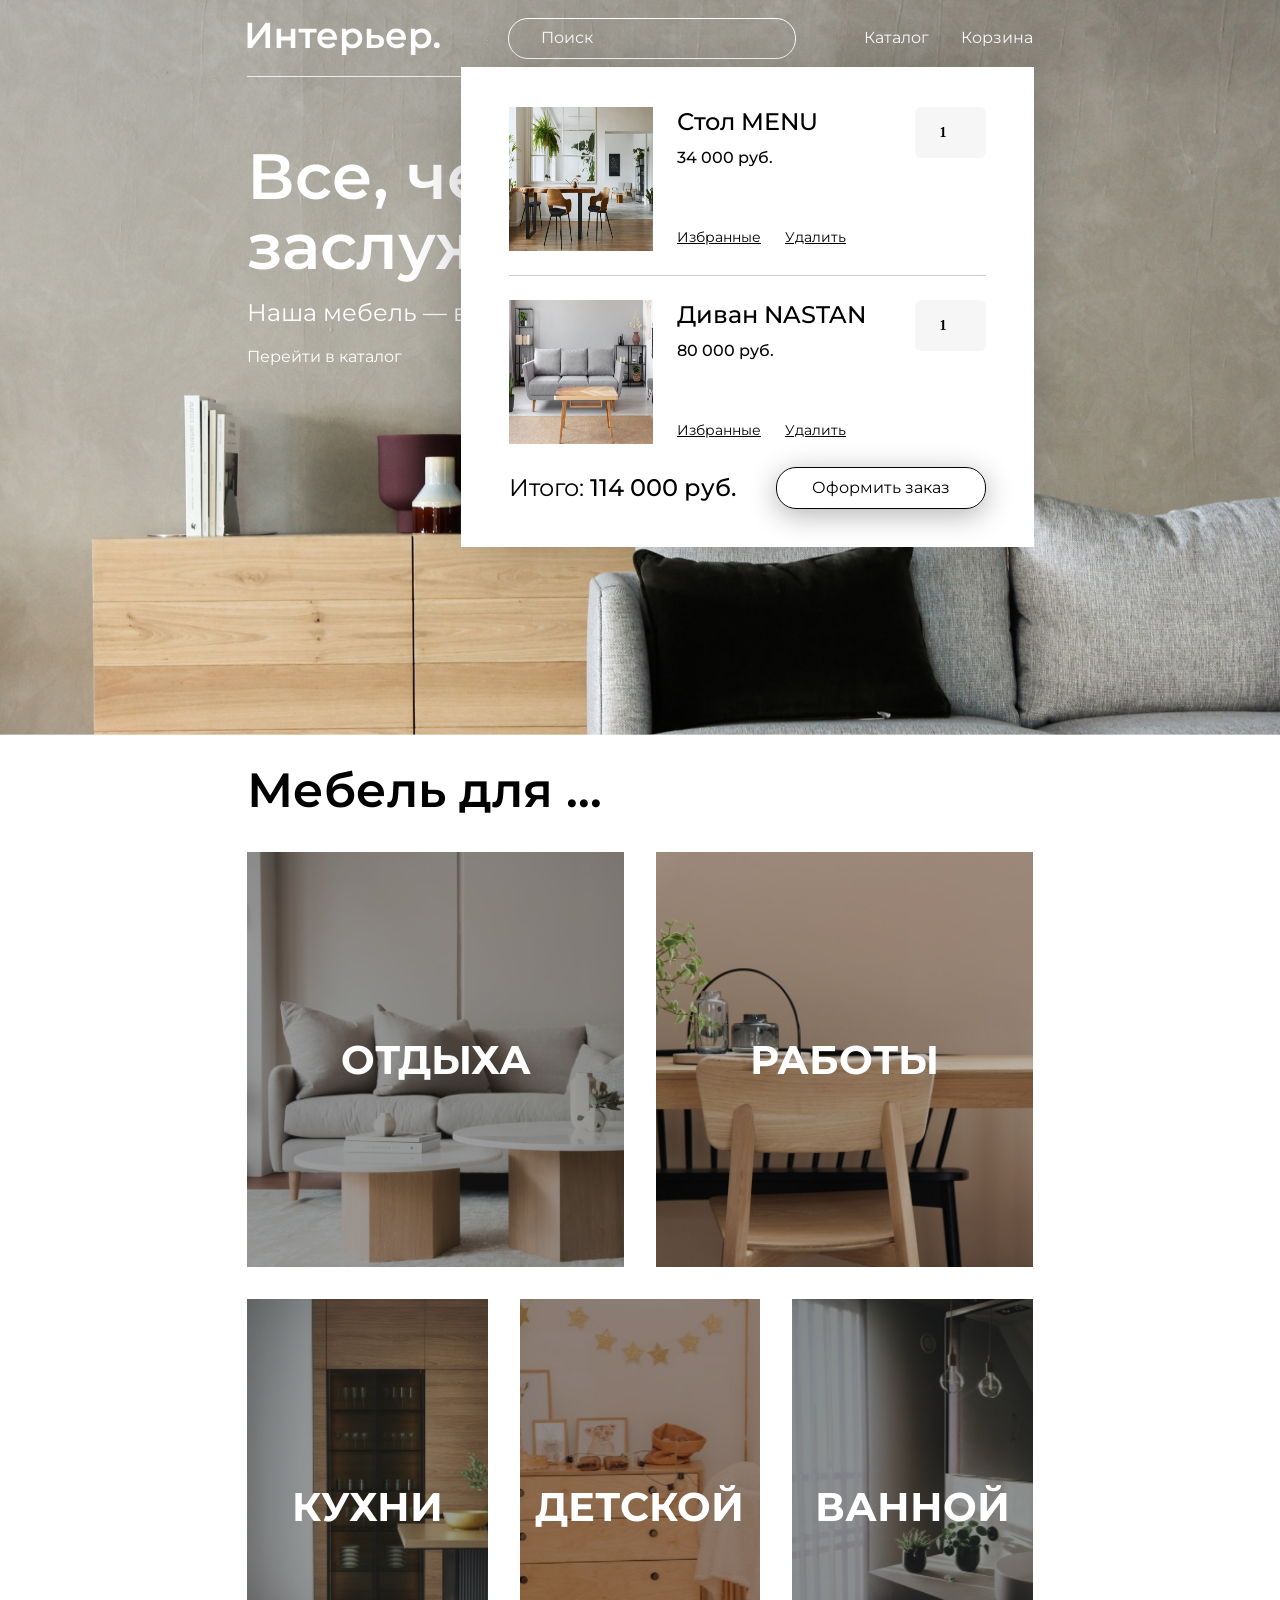
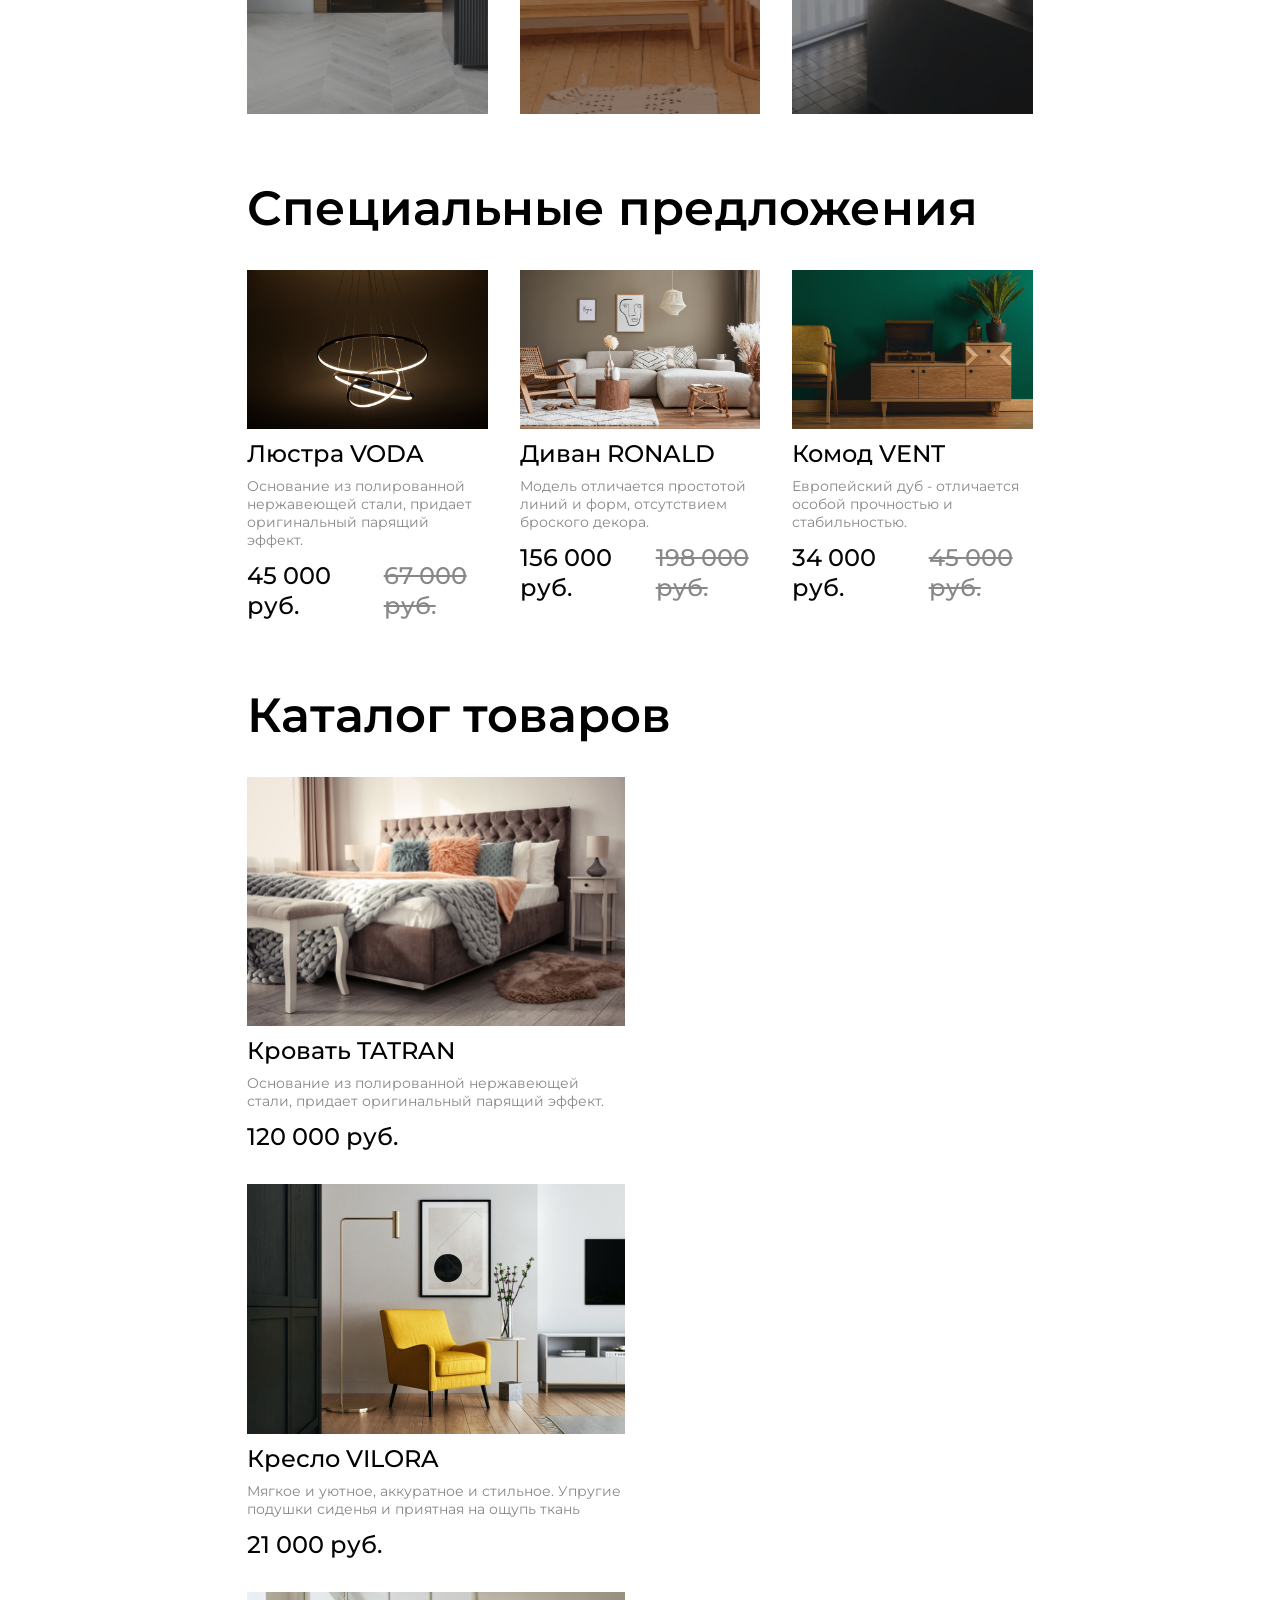
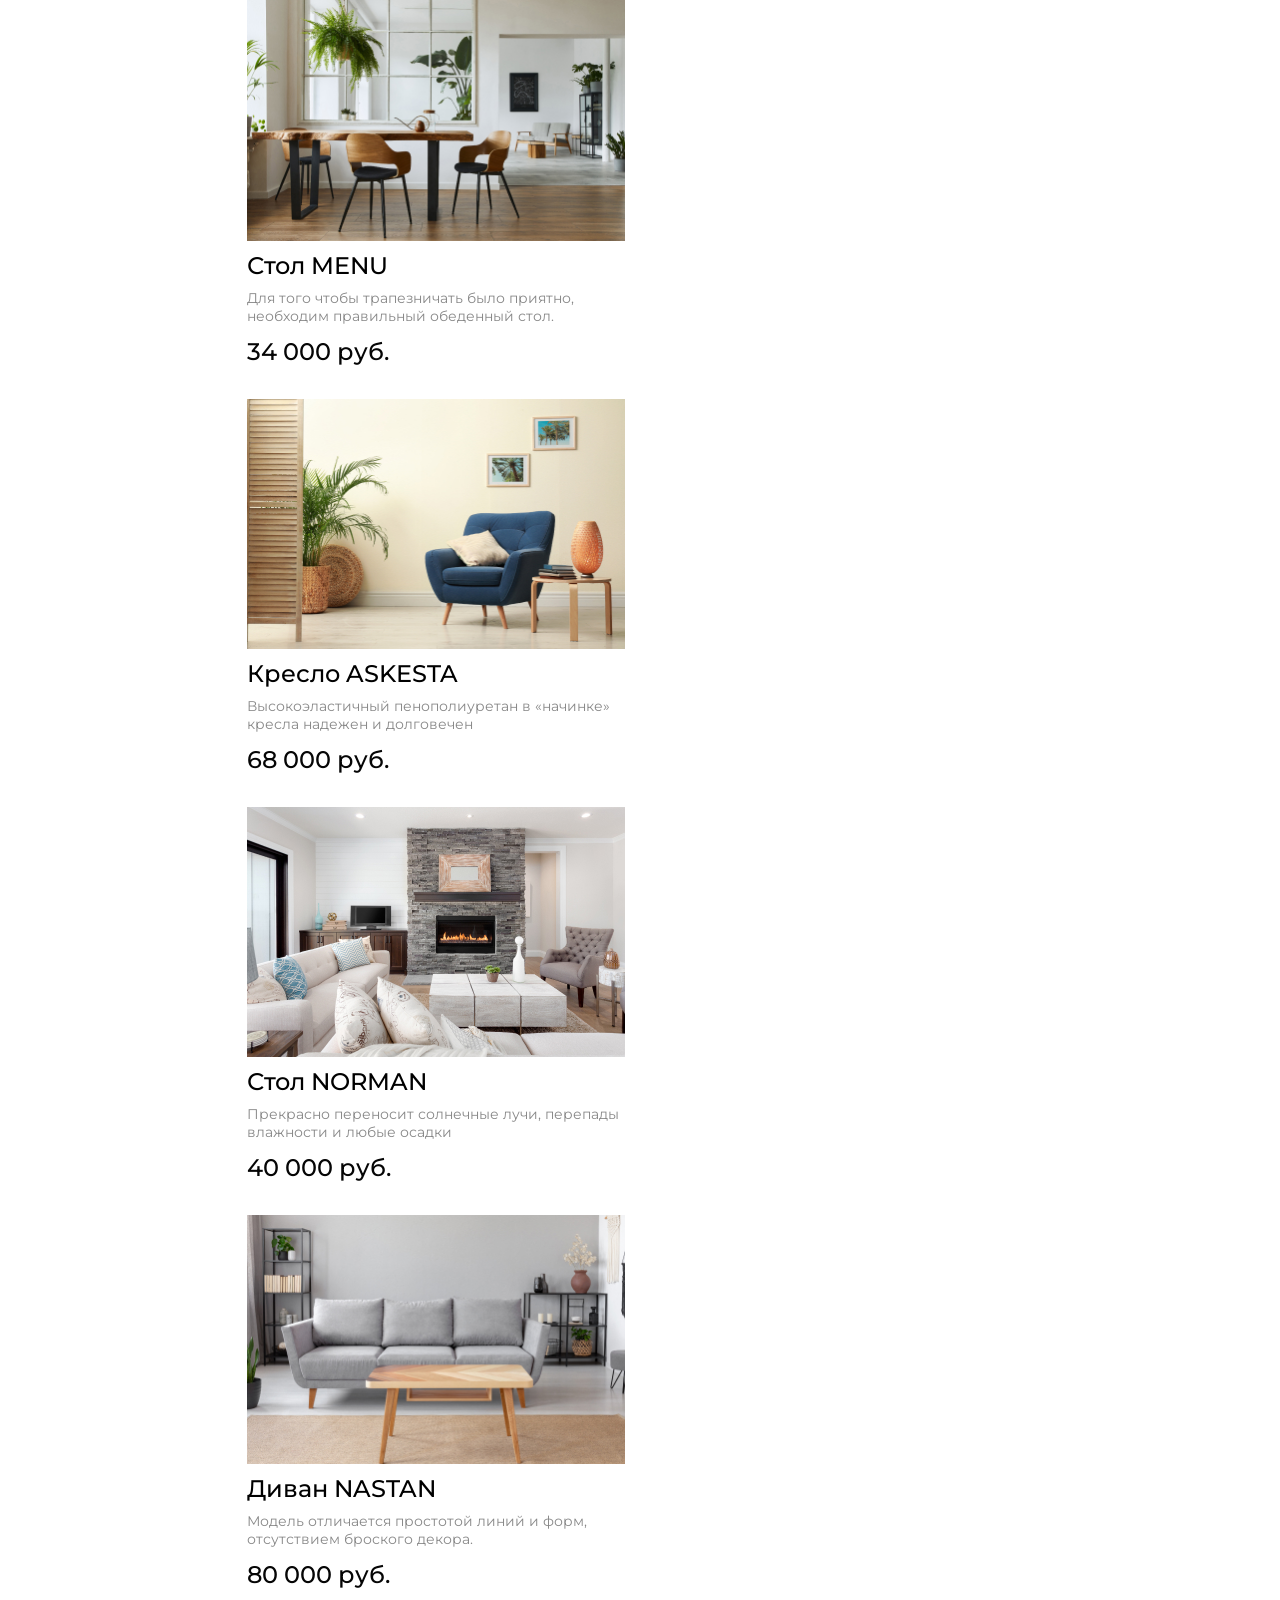
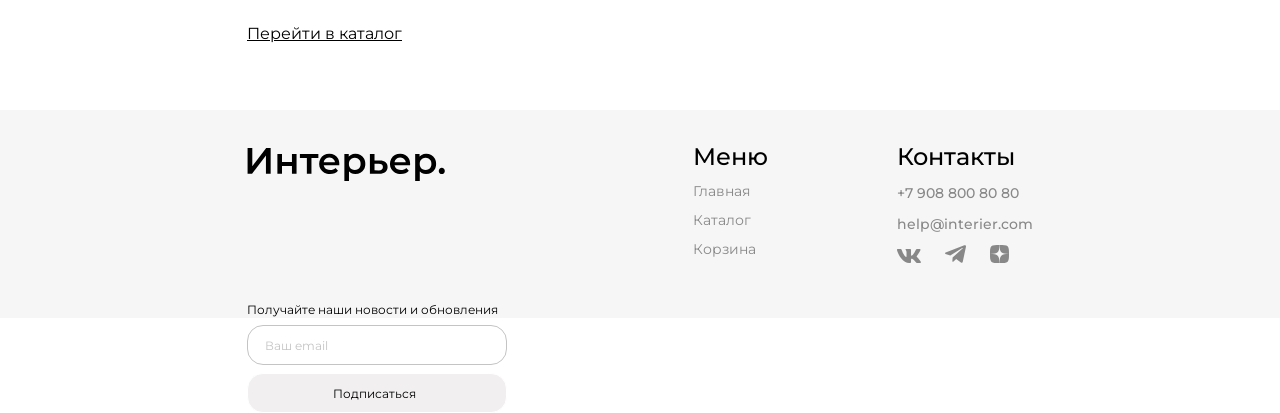
<file: index.html>
<!DOCTYPE html>
<html lang="en">
<head>
    <meta charset="UTF-8">
    <meta name="viewport" content="width=device-width, initial-scale=1.0">
    <link rel="preconnect" href="https://fonts.googleapis.com">
    <link rel="preconnect" href="https://fonts.gstatic.com" crossorigin>
    <link href="https://fonts.googleapis.com/css2?family=Montserrat:ital,wght@0,100..900;1,100..900&display=swap" rel="stylesheet">
    <link rel="stylesheet" href="Style.css">
    <title>Главная страница</title>
</head>
<body>
    <div class="top center">
        <header class="header">
            <img class="header__logo" src="img/logo.svg" alt="logo">
            <input placeholder="Поиск" class="header__input" type="text">
        
        <nav class="menu">
            <ul class="menu__flex">
                <li class="menu__marker"><a class="menu__link" href="catalog.html">Каталог</a></li>
                <li class="menu__marker">
                    <a class="menu__link" href="basket.html">Корзина</a>
                    <form class="form-main" action="basket.html">
                        <div class="conteiner-main">
                            <div class="content-main">
                                <div class="top__item">
                                    <div class="top__left">
                                        <img class="top__img" src="img/productMENU.jpg" alt="Menu" loading="lazy">
                                        <div class="top__info">
                                            <h4 class="top__title">Стол MENU</h4>
                                            <p class="top__price">34 000 руб.</p>
                                            <div class="top__link-box">
                                                <a class="top__link top__link_hover" href="#">Избранные</a>
                                                <a class="top__link top__link_hover" href="#">Удалить</a>
                                            </div>
                                        </div>
                                        <input class="top__input" type="number" value="1" min="1" name="quantity">
                                    </div>
                                </div>
                                <div class="top__item top__item_border">
                                    <div class="top__left">
                                        <img class="top__img" src="img/productNASTAN.jpg" alt="NASTAN" loading="lazy">
                                        <div class="top__info">
                                            <h4 class="top__title">Диван NASTAN</h4>
                                            <p class="top__price">80 000 руб.</p>
                                            <div class="top__link-box">
                                                <a class="top__link top__link_hover" href="#">Избранные</a>
                                                <a class="top__link top__link_hover" href="#">Удалить</a>
                                            </div>
                                        </div>
                                        <input class="top__input" type="number" value="1" min="1" name="quantity">
                                    </div>
                                </div>
                            </div>
                            <div class="top-result">
                                <p class="top-result__text"><span class="top-result__result">Итого:</span> 114 000 руб.</p>
                                <button class="top-result__btn top-result__btn_act">Оформить заказ</button>
                            </div>
                        </div>
                    </form>
                </li>
            </ul>
         </nav>

        <nav class="mobile">
            <ul class="mobile__flex">
                <li class="mobile__marker"><a href="#"><svg width="15.366211" height="15.360107" viewBox="0 0 15.3662 15.3601" fill="none" xmlns="http://www.w3.org/2000/svg" xmlns:xlink="http://www.w3.org/1999/xlink">
                    <desc>
                            Created with Pixso.
                    </desc>
                    <defs/>
                    <path id="Vector" d="M11.53 10.41C12.52 9.14 12.99 7.54 12.84 5.93C12.68 4.33 11.93 2.84 10.72 1.78C9.51 0.71 7.94 0.15 6.33 0.2C4.72 0.25 3.19 0.91 2.05 2.05C0.91 3.19 0.25 4.72 0.2 6.33C0.15 7.94 0.71 9.51 1.78 10.72C2.85 11.93 4.33 12.68 5.94 12.83C7.54 12.99 9.14 12.52 10.42 11.53L10.45 11.56L13.81 14.92C13.88 15 13.97 15.05 14.07 15.09C14.16 15.13 14.27 15.16 14.37 15.16C14.47 15.16 14.58 15.13 14.67 15.09C14.77 15.05 14.86 15 14.93 14.92C15 14.85 15.06 14.76 15.1 14.67C15.14 14.57 15.16 14.47 15.16 14.36C15.16 14.26 15.14 14.16 15.1 14.06C15.06 13.96 15 13.88 14.93 13.8L11.57 10.44C11.56 10.43 11.55 10.42 11.53 10.41ZM9.89 3.17C10.34 3.61 10.69 4.13 10.94 4.71C11.18 5.29 11.31 5.91 11.31 6.53C11.31 7.16 11.19 7.78 10.95 8.36C10.71 8.94 10.36 9.47 9.92 9.91C9.47 10.36 8.95 10.71 8.37 10.95C7.79 11.18 7.17 11.31 6.54 11.3C5.91 11.3 5.29 11.17 4.72 10.93C4.14 10.69 3.61 10.33 3.17 9.88C2.29 8.99 1.8 7.79 1.81 6.53C1.81 5.28 2.31 4.08 3.2 3.19C4.09 2.31 5.29 1.81 6.54 1.8C7.79 1.8 9 2.29 9.89 3.17Z" fill="#FFFFFF" fill-opacity="1.000000" fill-rule="evenodd"/>
                    <path id="VectorS" d="M13.04 7.14Q13.09 6.54 13.03 5.92Q12.98 5.3 12.81 4.71Q12.63 4.12 12.35 3.56Q12.07 3.01 11.69 2.53Q11.32 2.04 10.85 1.63Q10.38 1.22 9.86 0.91Q9.33 0.59 8.75 0.38Q8.16 0.17 7.55 0.07Q6.95 -0.02 6.33 0Q5.7 0.02 5.11 0.15Q4.51 0.28 3.94 0.53Q3.37 0.78 2.86 1.12Q2.35 1.47 1.91 1.91Q1.47 2.35 1.13 2.85Q0.78 3.36 0.53 3.93Q0.29 4.5 0.15 5.1Q0.02 5.7 0 6.32Q-0.02 6.95 0.07 7.55Q0.17 8.16 0.38 8.74Q0.59 9.33 0.9 9.86Q1.22 10.38 1.63 10.85Q2.04 11.32 2.53 11.69Q3.01 12.07 3.57 12.35Q4.12 12.63 4.71 12.81Q5.3 12.98 5.92 13.03Q6.54 13.09 7.15 13.03Q7.76 12.98 8.36 12.8Q8.96 12.63 9.5 12.35Q9.97 12.11 10.4 11.79L13.67 15.06Q13.74 15.13 13.82 15.19Q13.9 15.24 13.99 15.28Q14.08 15.32 14.18 15.34Q14.27 15.36 14.37 15.36Q14.47 15.36 14.56 15.34Q14.66 15.32 14.75 15.28Q14.84 15.24 14.92 15.19Q15 15.13 15.07 15.06Q15.14 14.99 15.19 14.91Q15.25 14.83 15.29 14.74Q15.32 14.65 15.34 14.56Q15.36 14.46 15.36 14.36Q15.36 14.26 15.34 14.17Q15.32 14.07 15.29 13.98Q15.25 13.89 15.19 13.81Q15.14 13.73 15.07 13.66L11.8 10.39Q12.11 9.96 12.35 9.5Q12.63 8.95 12.8 8.35Q12.98 7.75 13.04 7.14ZM11.53 10.41C12.52 9.14 12.99 7.54 12.84 5.93C12.68 4.33 11.93 2.84 10.72 1.78C9.51 0.71 7.94 0.15 6.33 0.2C4.72 0.25 3.19 0.91 2.05 2.05C0.91 3.19 0.25 4.72 0.2 6.33C0.15 7.94 0.71 9.51 1.78 10.72C2.85 11.93 4.33 12.68 5.94 12.83C7.54 12.99 9.14 12.52 10.42 11.53L10.45 11.56L13.81 14.92C13.88 15 13.97 15.05 14.07 15.09C14.16 15.13 14.27 15.16 14.37 15.16C14.47 15.16 14.58 15.13 14.67 15.09C14.77 15.05 14.86 15 14.93 14.92C15 14.85 15.06 14.76 15.1 14.67C15.14 14.57 15.16 14.47 15.16 14.36C15.16 14.26 15.14 14.16 15.1 14.06C15.06 13.96 15 13.88 14.93 13.8L11.57 10.44C11.56 10.43 11.55 10.42 11.53 10.41ZM9.89 3.17C10.34 3.61 10.69 4.13 10.94 4.71C11.18 5.29 11.31 5.91 11.31 6.53C11.31 7.16 11.19 7.78 10.95 8.36C10.71 8.94 10.36 9.47 9.92 9.91C9.47 10.36 8.95 10.71 8.37 10.95C7.79 11.18 7.17 11.31 6.54 11.3C5.91 11.3 5.29 11.17 4.72 10.93C4.14 10.69 3.61 10.33 3.17 9.88C2.29 8.99 1.8 7.79 1.81 6.53C1.81 5.28 2.31 4.08 3.2 3.19C4.09 2.31 5.29 1.81 6.54 1.8C7.79 1.8 9 2.29 9.89 3.17ZM10.33 4Q10.58 4.37 10.75 4.79Q10.93 5.21 11.02 5.64Q11.11 6.08 11.11 6.54Q11.11 6.99 11.03 7.43Q10.94 7.87 10.77 8.29Q10.59 8.71 10.35 9.08Q10.1 9.45 9.78 9.77Q9.46 10.09 9.08 10.34Q8.71 10.59 8.29 10.76Q7.87 10.93 7.43 11.02Q7 11.11 6.54 11.1Q6.09 11.1 5.65 11.01Q5.21 10.92 4.79 10.75Q4.37 10.57 4 10.32Q3.64 10.07 3.32 9.74Q3 9.42 2.76 9.05Q2.52 8.69 2.35 8.27Q2.18 7.85 2.09 7.42Q2.01 6.99 2.01 6.54Q2.01 6.08 2.1 5.65Q2.19 5.22 2.36 4.8Q2.53 4.39 2.78 4.02Q3.02 3.65 3.34 3.34Q3.66 3.02 4.03 2.77Q4.39 2.53 4.81 2.35Q5.23 2.18 5.66 2.09Q6.09 2.01 6.54 2Q6.99 2 7.42 2.09Q7.86 2.17 8.28 2.34Q8.69 2.51 9.06 2.75Q9.43 2.99 9.75 3.31Q10.07 3.63 10.33 4Z" fill="#FFFFFF" fill-opacity="1.000000" fill-rule="evenodd"/>
                </svg>
                </a></li>
                <li class="mobile__marker"><a href="catalog.html"><svg width="19.199463" height="19.199951" viewBox="0 0 19.1995 19.2" fill="none" xmlns="http://www.w3.org/2000/svg" xmlns:xlink="http://www.w3.org/1999/xlink">
                    <desc>
                            Created with Pixso.
                    </desc>
                    <defs/>
                    <rect id="Rectangle46" width="4.571429" height="4.571429" fill="#FFFFFF" fill-opacity="1.000000"/>
                    <rect id="Rectangle41" y="7.314209" width="4.571429" height="4.571429" fill="#FFFFFF" fill-opacity="1.000000"/>
                    <rect id="Rectangle47" y="14.628540" width="4.571429" height="4.571428" fill="#FFFFFF" fill-opacity="1.000000"/>
                    <rect id="Rectangle48" x="7.313477" y="7.314209" width="4.571429" height="4.571429" fill="#FFFFFF" fill-opacity="1.000000"/>
                    <rect id="Rectangle45" x="7.313477" y="14.628540" width="4.571429" height="4.571428" fill="#FFFFFF" fill-opacity="1.000000"/>
                    <rect id="Rectangle49" x="7.313477" width="4.571429" height="4.571429" fill="#FFFFFF" fill-opacity="1.000000"/>
                    <rect id="Rectangle42" x="14.627930" y="7.314209" width="4.571428" height="4.571429" fill="#FFFFFF" fill-opacity="1.000000"/>
                    <rect id="Rectangle44" x="14.627930" y="14.628540" width="4.571428" height="4.571428" fill="#FFFFFF" fill-opacity="1.000000"/>
                    <rect id="Rectangle43" x="14.627930" width="4.571428" height="4.571429" fill="#FFFFFF" fill-opacity="1.000000"/>
                </svg>
                </a></li>
                <li class="mobile__marker"><a href="basket.html"><svg width="25.000000" height="25.000000" viewBox="0 0 25 25" fill="none" xmlns="http://www.w3.org/2000/svg" xmlns:xlink="http://www.w3.org/1999/xlink">
                    <desc>
                            Created with Pixso.
                    </desc>
                    <defs>
                        <clipPath id="clip310_618">
                            <rect id="jam:shopping-cart" rx="0.000000" width="24.000000" height="24.000000" transform="matrix(-1 0 0 1 25.5 0.5)" fill="white" fill-opacity="0"/>
                        </clipPath>
                    </defs>
                    <rect id="jam:shopping-cartB" rx="0.000000" width="24.000000" height="24.000000" transform="matrix(-1 0 0 1 25.5 0.5)" fill="#FFFFFF" fill-opacity="0"/>
                    <g clip-path="url(#clip310_618)">
                        <path id="VectorC" d="M14.58 20.83C15.13 20.83 15.66 20.61 16.05 20.22C16.44 19.83 16.66 19.3 16.66 18.75C16.66 18.19 16.44 17.66 16.05 17.27C15.66 16.88 15.13 16.66 14.58 16.66C14.03 16.66 13.5 16.88 13.11 17.27C12.71 17.66 12.5 18.19 12.5 18.75C12.5 19.3 12.71 19.83 13.11 20.22C13.5 20.61 14.03 20.83 14.58 20.83ZM7.29 20.83C7.84 20.83 8.37 20.61 8.76 20.22C9.15 19.83 9.37 19.3 9.37 18.75C9.37 18.19 9.15 17.66 8.76 17.27C8.37 16.88 7.84 16.66 7.29 16.66C6.73 16.66 6.2 16.88 5.81 17.27C5.42 17.66 5.2 18.19 5.2 18.75C5.2 19.3 5.42 19.83 5.81 20.22C6.2 20.61 6.73 20.83 7.29 20.83ZM20.87 6.16C21.13 6.16 21.37 6.05 21.56 5.86C21.74 5.67 21.84 5.42 21.84 5.16C21.84 4.9 21.74 4.65 21.56 4.47C21.37 4.28 21.13 4.17 20.87 4.16L19.67 4.16C18.73 4.16 17.92 4.81 17.71 5.73L16.41 11.61C16.2 12.52 15.39 13.18 14.45 13.18L6.63 13.18L5.12 7.17L14.86 7.17C15.12 7.15 15.36 7.04 15.54 6.86C15.72 6.67 15.82 6.42 15.82 6.16C15.82 5.91 15.72 5.66 15.54 5.47C15.36 5.29 15.12 5.18 14.86 5.16L5.12 5.16C4.82 5.16 4.52 5.23 4.25 5.37C3.97 5.5 3.73 5.69 3.54 5.93C3.36 6.17 3.23 6.45 3.16 6.75C3.1 7.05 3.11 7.36 3.18 7.65L4.68 13.66C4.79 14.1 5.04 14.48 5.39 14.76C5.75 15.03 6.18 15.18 6.63 15.18L14.45 15.18C15.36 15.18 16.25 14.87 16.96 14.3C17.67 13.73 18.17 12.93 18.36 12.04L19.67 6.16L20.87 6.16Z" fill="#FFFFFF" fill-opacity="1.000000" fill-rule="nonzero"/>
                    </g>
                </svg>
                </a></li>
            </ul>
        </nav>
        </header>

        <section class="top__content">
            <h1 class="title">Все, чего <br> заслуживает ваш дом</h1>
            <p class="top__text">Наша мебель — ваше отражение</p>
            <a class="link" href="catalog.html">Перейти в каталог</a>
        </section>
    </div>
    <section class="for-box center">
        <h2 class="for-box__heading">Мебель для ... </h2>
        <div class="for-box__content">
            <article class="for-box__item for-box__item_1  for-box__item_big"><h3>ОТДЫХА</h3></article>
            <article class="for-box__item for-box__item_2  for-box__item_big"><h3>РАБОТЫ</h3></article>
            <article class="for-box__item for-box__item_3"><h3>КУХНИ</h3></article>
            <article class="for-box__item for-box__item_4"><h3>ДЕТСКОЙ</h3></article>
            <article class="for-box__item for-box__item_5"><h3>ВАННОЙ</h3></article>
        </div>
</section>
    <section class="product center">
                <h2 class="product__offer">Специальные предложения</h2>
        <div class="product__content">
            <article class="product-card">
                <img class="product-card__img" src="img/productVODA.jpg" alt="VODA">
                <h3 class="product-card__heading">Люстра VODA</h3>
                <p class="product-card__description">Основание из полированной нержавеющей стали, придает оригинальный парящий эффект.</p>
                <div class="product__box-price">
                    <p class="product-card__price">45 000 руб.</p>
                    <p class="product-card__oldprice">67 000 руб.</p>
                </div>
                <div class="card-icons">
            <a href="#"><svg width="20" height="22" viewBox="0 0 20 22" fill="none" xmlns="http://www.w3.org/2000/svg">
                <path d="M5 7V5C5 3.67916 5.07093 1.93397 6 1C6.92908 0.0660251 8.68609 0 10 0C11.3139 0 13.0709 0.0660251 14 1C14.9291 1.93397 15 3.67916 15 5V7H18C18.2628 7 18.8142 6.81321 19 7C19.1858 7.18679 19 7.73583 19 8V20C19 20.2642 19.1858 20.8132 19 21C18.8142 21.1868 18.2628 21 18 21H2C1.73722 21 1.18582 21.1868 1 21C0.814189 20.8132 1 20.2642 1 20V8C1 7.73583 0.814189 7.18679 1 7C1.18582 6.81321 1.73722 7 2 7H5ZM5 9H3V19H17V9H15V11H13V9H7V11H5V9ZM7 7H13V5C13 4.2075 12.5575 3.56038 12 3C11.4426 2.43962 10.7884 2 10 2C9.21166 2 8.55745 2.43962 8 3C7.44256 3.56038 7 4.2075 7 5V7Z" fill="#C4C4C4"/>
                </svg>
                </a>
            <a href="#"><svg width="20" height="18" viewBox="0 0 20 18" fill="none" xmlns="http://www.w3.org/2000/svg">
                <path d="M9.99999 18C9.35499 17.428 8.62599 16.833 7.85499 16.2H7.84499C5.12999 13.98 2.05299 11.468 0.693992 8.458C0.24751 7.49973 0.0108963 6.45713 -1.91116e-05 5.4C-0.00300091 3.94949 0.578763 2.55899 1.6138 1.54277C2.64884 0.526552 4.04978 -0.0296027 5.49999 2.75695e-06C6.68062 0.00186756 7.83583 0.343084 8.82799 0.983003C9.26396 1.26597 9.65841 1.60826 9.99999 2C10.3435 1.6098 10.738 1.26771 11.173 0.983003C12.1647 0.342957 13.3197 0.00172131 14.5 2.75695e-06C15.9502 -0.0296027 17.3511 0.526552 18.3862 1.54277C19.4212 2.55899 20.003 3.94949 20 5.4C19.9898 6.45882 19.7532 7.5032 19.306 8.463C17.947 11.473 14.871 13.984 12.156 16.2L12.146 16.208C11.374 16.837 10.646 17.432 10.001 18.008L9.99999 18ZM5.49999 2C4.5685 1.98835 3.67006 2.34485 2.99999 2.992C2.35438 3.62617 1.99355 4.49505 1.99991 5.4C2.01132 6.1705 2.18582 6.92985 2.51199 7.628C3.1535 8.92671 4.0191 10.1021 5.06899 11.1C6.05999 12.1 7.19999 13.068 8.18599 13.882C8.45899 14.107 8.73699 14.334 9.01499 14.561L9.18999 14.704C9.45699 14.922 9.73299 15.148 9.99999 15.37L10.013 15.358L10.019 15.353H10.025L10.034 15.346H10.039H10.044L10.062 15.331L10.103 15.298L10.11 15.292L10.121 15.284H10.127L10.136 15.276L10.8 14.731L10.974 14.588C11.255 14.359 11.533 14.132 11.806 13.907C12.792 13.093 13.933 12.126 14.924 11.121C15.974 10.1236 16.8397 8.94852 17.481 7.65C17.8131 6.9458 17.9901 6.17851 18 5.4C18.0042 4.49784 17.6435 3.6323 17 3C16.3312 2.34992 15.4326 1.99049 14.5 2C13.3619 1.99033 12.2739 2.46737 11.51 3.311L9.99999 5.051L8.48999 3.311C7.72606 2.46737 6.63807 1.99033 5.49999 2Z" fill="#C4C4C4"/>
                </svg>
                </a>
        </div>      
            </article>
            <article class="product-card">
                <img class="product-card__img" src="img/productRONALD.jpg" alt="RONALD">
                <h3 class="product-card__heading">Диван RONALD</h3>
                <p class="product-card__description">Модель отличается простотой линий и форм, отсутствием броского декора.</p>
                <div class="product__box-price">
                    <p class="product-card__price">156 000 руб.</p>
                    <p class="product-card__oldprice">198 000 руб.</p>
                </div>
                <div class="card-icons">
                    <a href="#"><svg width="20" height="22" viewBox="0 0 20 22" fill="none" xmlns="http://www.w3.org/2000/svg">
                        <path d="M5 7V5C5 3.67916 5.07093 1.93397 6 1C6.92908 0.0660251 8.68609 0 10 0C11.3139 0 13.0709 0.0660251 14 1C14.9291 1.93397 15 3.67916 15 5V7H18C18.2628 7 18.8142 6.81321 19 7C19.1858 7.18679 19 7.73583 19 8V20C19 20.2642 19.1858 20.8132 19 21C18.8142 21.1868 18.2628 21 18 21H2C1.73722 21 1.18582 21.1868 1 21C0.814189 20.8132 1 20.2642 1 20V8C1 7.73583 0.814189 7.18679 1 7C1.18582 6.81321 1.73722 7 2 7H5ZM5 9H3V19H17V9H15V11H13V9H7V11H5V9ZM7 7H13V5C13 4.2075 12.5575 3.56038 12 3C11.4426 2.43962 10.7884 2 10 2C9.21166 2 8.55745 2.43962 8 3C7.44256 3.56038 7 4.2075 7 5V7Z" fill="#C4C4C4"/>
                        </svg>
                        </a>
                    <a href="#"><svg width="20" height="18" viewBox="0 0 20 18" fill="none" xmlns="http://www.w3.org/2000/svg">
                        <path d="M9.99999 18C9.35499 17.428 8.62599 16.833 7.85499 16.2H7.84499C5.12999 13.98 2.05299 11.468 0.693992 8.458C0.24751 7.49973 0.0108963 6.45713 -1.91116e-05 5.4C-0.00300091 3.94949 0.578763 2.55899 1.6138 1.54277C2.64884 0.526552 4.04978 -0.0296027 5.49999 2.75695e-06C6.68062 0.00186756 7.83583 0.343084 8.82799 0.983003C9.26396 1.26597 9.65841 1.60826 9.99999 2C10.3435 1.6098 10.738 1.26771 11.173 0.983003C12.1647 0.342957 13.3197 0.00172131 14.5 2.75695e-06C15.9502 -0.0296027 17.3511 0.526552 18.3862 1.54277C19.4212 2.55899 20.003 3.94949 20 5.4C19.9898 6.45882 19.7532 7.5032 19.306 8.463C17.947 11.473 14.871 13.984 12.156 16.2L12.146 16.208C11.374 16.837 10.646 17.432 10.001 18.008L9.99999 18ZM5.49999 2C4.5685 1.98835 3.67006 2.34485 2.99999 2.992C2.35438 3.62617 1.99355 4.49505 1.99991 5.4C2.01132 6.1705 2.18582 6.92985 2.51199 7.628C3.1535 8.92671 4.0191 10.1021 5.06899 11.1C6.05999 12.1 7.19999 13.068 8.18599 13.882C8.45899 14.107 8.73699 14.334 9.01499 14.561L9.18999 14.704C9.45699 14.922 9.73299 15.148 9.99999 15.37L10.013 15.358L10.019 15.353H10.025L10.034 15.346H10.039H10.044L10.062 15.331L10.103 15.298L10.11 15.292L10.121 15.284H10.127L10.136 15.276L10.8 14.731L10.974 14.588C11.255 14.359 11.533 14.132 11.806 13.907C12.792 13.093 13.933 12.126 14.924 11.121C15.974 10.1236 16.8397 8.94852 17.481 7.65C17.8131 6.9458 17.9901 6.17851 18 5.4C18.0042 4.49784 17.6435 3.6323 17 3C16.3312 2.34992 15.4326 1.99049 14.5 2C13.3619 1.99033 12.2739 2.46737 11.51 3.311L9.99999 5.051L8.48999 3.311C7.72606 2.46737 6.63807 1.99033 5.49999 2Z" fill="#C4C4C4"/>
                        </svg>
                        </a>
                </div>  
            </article>
            <article class="product-card">
                <img class="product-card__img" src="img/productVENT.jpg" alt="VENT">
                <h3 class="product-card__heading">Комод VENT</h3>
                <p class="product-card__description">Европейский дуб - отличается особой прочностью и стабильностью.</p>
                <div class="product__box-price">
                    <p class="product-card__price">34 000 руб.</p>
                    <p class="product-card__oldprice">45 000 руб.</p>
                </div>
                <div class="card-icons">
            <a href="#"><svg width="20" height="22" viewBox="0 0 20 22" fill="none" xmlns="http://www.w3.org/2000/svg">
                <path d="M5 7V5C5 3.67916 5.07093 1.93397 6 1C6.92908 0.0660251 8.68609 0 10 0C11.3139 0 13.0709 0.0660251 14 1C14.9291 1.93397 15 3.67916 15 5V7H18C18.2628 7 18.8142 6.81321 19 7C19.1858 7.18679 19 7.73583 19 8V20C19 20.2642 19.1858 20.8132 19 21C18.8142 21.1868 18.2628 21 18 21H2C1.73722 21 1.18582 21.1868 1 21C0.814189 20.8132 1 20.2642 1 20V8C1 7.73583 0.814189 7.18679 1 7C1.18582 6.81321 1.73722 7 2 7H5ZM5 9H3V19H17V9H15V11H13V9H7V11H5V9ZM7 7H13V5C13 4.2075 12.5575 3.56038 12 3C11.4426 2.43962 10.7884 2 10 2C9.21166 2 8.55745 2.43962 8 3C7.44256 3.56038 7 4.2075 7 5V7Z" fill="#C4C4C4"/>
                </svg>
                </a>
            <a href="#"><svg width="20" height="18" viewBox="0 0 20 18" fill="none" xmlns="http://www.w3.org/2000/svg">
                <path d="M9.99999 18C9.35499 17.428 8.62599 16.833 7.85499 16.2H7.84499C5.12999 13.98 2.05299 11.468 0.693992 8.458C0.24751 7.49973 0.0108963 6.45713 -1.91116e-05 5.4C-0.00300091 3.94949 0.578763 2.55899 1.6138 1.54277C2.64884 0.526552 4.04978 -0.0296027 5.49999 2.75695e-06C6.68062 0.00186756 7.83583 0.343084 8.82799 0.983003C9.26396 1.26597 9.65841 1.60826 9.99999 2C10.3435 1.6098 10.738 1.26771 11.173 0.983003C12.1647 0.342957 13.3197 0.00172131 14.5 2.75695e-06C15.9502 -0.0296027 17.3511 0.526552 18.3862 1.54277C19.4212 2.55899 20.003 3.94949 20 5.4C19.9898 6.45882 19.7532 7.5032 19.306 8.463C17.947 11.473 14.871 13.984 12.156 16.2L12.146 16.208C11.374 16.837 10.646 17.432 10.001 18.008L9.99999 18ZM5.49999 2C4.5685 1.98835 3.67006 2.34485 2.99999 2.992C2.35438 3.62617 1.99355 4.49505 1.99991 5.4C2.01132 6.1705 2.18582 6.92985 2.51199 7.628C3.1535 8.92671 4.0191 10.1021 5.06899 11.1C6.05999 12.1 7.19999 13.068 8.18599 13.882C8.45899 14.107 8.73699 14.334 9.01499 14.561L9.18999 14.704C9.45699 14.922 9.73299 15.148 9.99999 15.37L10.013 15.358L10.019 15.353H10.025L10.034 15.346H10.039H10.044L10.062 15.331L10.103 15.298L10.11 15.292L10.121 15.284H10.127L10.136 15.276L10.8 14.731L10.974 14.588C11.255 14.359 11.533 14.132 11.806 13.907C12.792 13.093 13.933 12.126 14.924 11.121C15.974 10.1236 16.8397 8.94852 17.481 7.65C17.8131 6.9458 17.9901 6.17851 18 5.4C18.0042 4.49784 17.6435 3.6323 17 3C16.3312 2.34992 15.4326 1.99049 14.5 2C13.3619 1.99033 12.2739 2.46737 11.51 3.311L9.99999 5.051L8.48999 3.311C7.72606 2.46737 6.63807 1.99033 5.49999 2Z" fill="#C4C4C4"/>
                </svg>
                </a>
        </div>               
            </article>
        </div>
    </section>

    <section class="product center">
                    <h2 class="product__title">Каталог товаров</h2>
        <div class="product__catalog">
                    <article class="product-card">
                        <img class="product-card__img" src="img/productTATRAN.jpg" alt="TATRAN">
                        <h3 class="product-card__heading">Кровать TATRAN</h3>
                        <p class="product-card__description">Основание из полированной нержавеющей стали, придает оригинальный парящий эффект.</p>
                        <p class="product-card__price">120 000 руб.</p>
                        <div class="card-icons">
            <a href="#"><svg width="20" height="22" viewBox="0 0 20 22" fill="none" xmlns="http://www.w3.org/2000/svg">
                <path d="M5 7V5C5 3.67916 5.07093 1.93397 6 1C6.92908 0.0660251 8.68609 0 10 0C11.3139 0 13.0709 0.0660251 14 1C14.9291 1.93397 15 3.67916 15 5V7H18C18.2628 7 18.8142 6.81321 19 7C19.1858 7.18679 19 7.73583 19 8V20C19 20.2642 19.1858 20.8132 19 21C18.8142 21.1868 18.2628 21 18 21H2C1.73722 21 1.18582 21.1868 1 21C0.814189 20.8132 1 20.2642 1 20V8C1 7.73583 0.814189 7.18679 1 7C1.18582 6.81321 1.73722 7 2 7H5ZM5 9H3V19H17V9H15V11H13V9H7V11H5V9ZM7 7H13V5C13 4.2075 12.5575 3.56038 12 3C11.4426 2.43962 10.7884 2 10 2C9.21166 2 8.55745 2.43962 8 3C7.44256 3.56038 7 4.2075 7 5V7Z" fill="#C4C4C4"/>
                </svg>
                </a>
            <a href="#"><svg width="20" height="18" viewBox="0 0 20 18" fill="none" xmlns="http://www.w3.org/2000/svg">
                <path d="M9.99999 18C9.35499 17.428 8.62599 16.833 7.85499 16.2H7.84499C5.12999 13.98 2.05299 11.468 0.693992 8.458C0.24751 7.49973 0.0108963 6.45713 -1.91116e-05 5.4C-0.00300091 3.94949 0.578763 2.55899 1.6138 1.54277C2.64884 0.526552 4.04978 -0.0296027 5.49999 2.75695e-06C6.68062 0.00186756 7.83583 0.343084 8.82799 0.983003C9.26396 1.26597 9.65841 1.60826 9.99999 2C10.3435 1.6098 10.738 1.26771 11.173 0.983003C12.1647 0.342957 13.3197 0.00172131 14.5 2.75695e-06C15.9502 -0.0296027 17.3511 0.526552 18.3862 1.54277C19.4212 2.55899 20.003 3.94949 20 5.4C19.9898 6.45882 19.7532 7.5032 19.306 8.463C17.947 11.473 14.871 13.984 12.156 16.2L12.146 16.208C11.374 16.837 10.646 17.432 10.001 18.008L9.99999 18ZM5.49999 2C4.5685 1.98835 3.67006 2.34485 2.99999 2.992C2.35438 3.62617 1.99355 4.49505 1.99991 5.4C2.01132 6.1705 2.18582 6.92985 2.51199 7.628C3.1535 8.92671 4.0191 10.1021 5.06899 11.1C6.05999 12.1 7.19999 13.068 8.18599 13.882C8.45899 14.107 8.73699 14.334 9.01499 14.561L9.18999 14.704C9.45699 14.922 9.73299 15.148 9.99999 15.37L10.013 15.358L10.019 15.353H10.025L10.034 15.346H10.039H10.044L10.062 15.331L10.103 15.298L10.11 15.292L10.121 15.284H10.127L10.136 15.276L10.8 14.731L10.974 14.588C11.255 14.359 11.533 14.132 11.806 13.907C12.792 13.093 13.933 12.126 14.924 11.121C15.974 10.1236 16.8397 8.94852 17.481 7.65C17.8131 6.9458 17.9901 6.17851 18 5.4C18.0042 4.49784 17.6435 3.6323 17 3C16.3312 2.34992 15.4326 1.99049 14.5 2C13.3619 1.99033 12.2739 2.46737 11.51 3.311L9.99999 5.051L8.48999 3.311C7.72606 2.46737 6.63807 1.99033 5.49999 2Z" fill="#C4C4C4"/>
                </svg>
                </a>
        </div>
                    </article>

                    <article class="product-card">
                        <img class="product-card__img" src="img/product1.jpg" alt="VILORA">
                        <h3 class="product-card__heading">Кресло VILORA</h3>
                        <p class="product-card__description">Мягкое и уютное, аккуратное и стильное. Упругие подушки сиденья и приятная на ощупь ткань</p>
                        <p class="product-card__price">21 000 руб.</p>
                        <div class="card-icons">
            <a href="#"><svg width="20" height="22" viewBox="0 0 20 22" fill="none" xmlns="http://www.w3.org/2000/svg">
                <path d="M5 7V5C5 3.67916 5.07093 1.93397 6 1C6.92908 0.0660251 8.68609 0 10 0C11.3139 0 13.0709 0.0660251 14 1C14.9291 1.93397 15 3.67916 15 5V7H18C18.2628 7 18.8142 6.81321 19 7C19.1858 7.18679 19 7.73583 19 8V20C19 20.2642 19.1858 20.8132 19 21C18.8142 21.1868 18.2628 21 18 21H2C1.73722 21 1.18582 21.1868 1 21C0.814189 20.8132 1 20.2642 1 20V8C1 7.73583 0.814189 7.18679 1 7C1.18582 6.81321 1.73722 7 2 7H5ZM5 9H3V19H17V9H15V11H13V9H7V11H5V9ZM7 7H13V5C13 4.2075 12.5575 3.56038 12 3C11.4426 2.43962 10.7884 2 10 2C9.21166 2 8.55745 2.43962 8 3C7.44256 3.56038 7 4.2075 7 5V7Z" fill="#C4C4C4"/>
                </svg>
                </a>
            <a href="#"><svg width="20" height="18" viewBox="0 0 20 18" fill="none" xmlns="http://www.w3.org/2000/svg">
                <path d="M9.99999 18C9.35499 17.428 8.62599 16.833 7.85499 16.2H7.84499C5.12999 13.98 2.05299 11.468 0.693992 8.458C0.24751 7.49973 0.0108963 6.45713 -1.91116e-05 5.4C-0.00300091 3.94949 0.578763 2.55899 1.6138 1.54277C2.64884 0.526552 4.04978 -0.0296027 5.49999 2.75695e-06C6.68062 0.00186756 7.83583 0.343084 8.82799 0.983003C9.26396 1.26597 9.65841 1.60826 9.99999 2C10.3435 1.6098 10.738 1.26771 11.173 0.983003C12.1647 0.342957 13.3197 0.00172131 14.5 2.75695e-06C15.9502 -0.0296027 17.3511 0.526552 18.3862 1.54277C19.4212 2.55899 20.003 3.94949 20 5.4C19.9898 6.45882 19.7532 7.5032 19.306 8.463C17.947 11.473 14.871 13.984 12.156 16.2L12.146 16.208C11.374 16.837 10.646 17.432 10.001 18.008L9.99999 18ZM5.49999 2C4.5685 1.98835 3.67006 2.34485 2.99999 2.992C2.35438 3.62617 1.99355 4.49505 1.99991 5.4C2.01132 6.1705 2.18582 6.92985 2.51199 7.628C3.1535 8.92671 4.0191 10.1021 5.06899 11.1C6.05999 12.1 7.19999 13.068 8.18599 13.882C8.45899 14.107 8.73699 14.334 9.01499 14.561L9.18999 14.704C9.45699 14.922 9.73299 15.148 9.99999 15.37L10.013 15.358L10.019 15.353H10.025L10.034 15.346H10.039H10.044L10.062 15.331L10.103 15.298L10.11 15.292L10.121 15.284H10.127L10.136 15.276L10.8 14.731L10.974 14.588C11.255 14.359 11.533 14.132 11.806 13.907C12.792 13.093 13.933 12.126 14.924 11.121C15.974 10.1236 16.8397 8.94852 17.481 7.65C17.8131 6.9458 17.9901 6.17851 18 5.4C18.0042 4.49784 17.6435 3.6323 17 3C16.3312 2.34992 15.4326 1.99049 14.5 2C13.3619 1.99033 12.2739 2.46737 11.51 3.311L9.99999 5.051L8.48999 3.311C7.72606 2.46737 6.63807 1.99033 5.49999 2Z" fill="#C4C4C4"/>
                </svg>
                </a>
        </div>
                    </article>

                    <article class="product-card">
                        <img class="product-card__img" src="img/productMENU.jpg" alt="Menu">
                        <h3 class="product-card__heading">Стол MENU</h3>
                        <p class="product-card__description">Для того чтобы трапезничать было приятно, необходим правильный обеденный стол.</p>
                        <p class="product-card__price">34 000 руб.</p>
                        <div class="card-icons">
            <a href="#"><svg width="20" height="22" viewBox="0 0 20 22" fill="none" xmlns="http://www.w3.org/2000/svg">
                <path d="M5 7V5C5 3.67916 5.07093 1.93397 6 1C6.92908 0.0660251 8.68609 0 10 0C11.3139 0 13.0709 0.0660251 14 1C14.9291 1.93397 15 3.67916 15 5V7H18C18.2628 7 18.8142 6.81321 19 7C19.1858 7.18679 19 7.73583 19 8V20C19 20.2642 19.1858 20.8132 19 21C18.8142 21.1868 18.2628 21 18 21H2C1.73722 21 1.18582 21.1868 1 21C0.814189 20.8132 1 20.2642 1 20V8C1 7.73583 0.814189 7.18679 1 7C1.18582 6.81321 1.73722 7 2 7H5ZM5 9H3V19H17V9H15V11H13V9H7V11H5V9ZM7 7H13V5C13 4.2075 12.5575 3.56038 12 3C11.4426 2.43962 10.7884 2 10 2C9.21166 2 8.55745 2.43962 8 3C7.44256 3.56038 7 4.2075 7 5V7Z" fill="#C4C4C4"/>
                </svg>
                </a>
            <a href="#"><svg width="20" height="18" viewBox="0 0 20 18" fill="none" xmlns="http://www.w3.org/2000/svg">
                <path d="M9.99999 18C9.35499 17.428 8.62599 16.833 7.85499 16.2H7.84499C5.12999 13.98 2.05299 11.468 0.693992 8.458C0.24751 7.49973 0.0108963 6.45713 -1.91116e-05 5.4C-0.00300091 3.94949 0.578763 2.55899 1.6138 1.54277C2.64884 0.526552 4.04978 -0.0296027 5.49999 2.75695e-06C6.68062 0.00186756 7.83583 0.343084 8.82799 0.983003C9.26396 1.26597 9.65841 1.60826 9.99999 2C10.3435 1.6098 10.738 1.26771 11.173 0.983003C12.1647 0.342957 13.3197 0.00172131 14.5 2.75695e-06C15.9502 -0.0296027 17.3511 0.526552 18.3862 1.54277C19.4212 2.55899 20.003 3.94949 20 5.4C19.9898 6.45882 19.7532 7.5032 19.306 8.463C17.947 11.473 14.871 13.984 12.156 16.2L12.146 16.208C11.374 16.837 10.646 17.432 10.001 18.008L9.99999 18ZM5.49999 2C4.5685 1.98835 3.67006 2.34485 2.99999 2.992C2.35438 3.62617 1.99355 4.49505 1.99991 5.4C2.01132 6.1705 2.18582 6.92985 2.51199 7.628C3.1535 8.92671 4.0191 10.1021 5.06899 11.1C6.05999 12.1 7.19999 13.068 8.18599 13.882C8.45899 14.107 8.73699 14.334 9.01499 14.561L9.18999 14.704C9.45699 14.922 9.73299 15.148 9.99999 15.37L10.013 15.358L10.019 15.353H10.025L10.034 15.346H10.039H10.044L10.062 15.331L10.103 15.298L10.11 15.292L10.121 15.284H10.127L10.136 15.276L10.8 14.731L10.974 14.588C11.255 14.359 11.533 14.132 11.806 13.907C12.792 13.093 13.933 12.126 14.924 11.121C15.974 10.1236 16.8397 8.94852 17.481 7.65C17.8131 6.9458 17.9901 6.17851 18 5.4C18.0042 4.49784 17.6435 3.6323 17 3C16.3312 2.34992 15.4326 1.99049 14.5 2C13.3619 1.99033 12.2739 2.46737 11.51 3.311L9.99999 5.051L8.48999 3.311C7.72606 2.46737 6.63807 1.99033 5.49999 2Z" fill="#C4C4C4"/>
                </svg>
                </a>
        </div>
                    </article>

                    <article class="product-card">
                    <img class="product-card__img" src="img/productASKESTA.jpg" alt="ASKESTA">
                    <h3 class="product-card__heading">Кресло ASKESTA</h3>
                    <p class="product-card__description">Высокоэластичный пенополиуретан в «начинке» кресла надежен и долговечен</p>
                    <p class="product-card__price">68 000 руб.</p>
                    <div class="card-icons">
            <a href="#"><svg width="20" height="22" viewBox="0 0 20 22" fill="none" xmlns="http://www.w3.org/2000/svg">
                <path d="M5 7V5C5 3.67916 5.07093 1.93397 6 1C6.92908 0.0660251 8.68609 0 10 0C11.3139 0 13.0709 0.0660251 14 1C14.9291 1.93397 15 3.67916 15 5V7H18C18.2628 7 18.8142 6.81321 19 7C19.1858 7.18679 19 7.73583 19 8V20C19 20.2642 19.1858 20.8132 19 21C18.8142 21.1868 18.2628 21 18 21H2C1.73722 21 1.18582 21.1868 1 21C0.814189 20.8132 1 20.2642 1 20V8C1 7.73583 0.814189 7.18679 1 7C1.18582 6.81321 1.73722 7 2 7H5ZM5 9H3V19H17V9H15V11H13V9H7V11H5V9ZM7 7H13V5C13 4.2075 12.5575 3.56038 12 3C11.4426 2.43962 10.7884 2 10 2C9.21166 2 8.55745 2.43962 8 3C7.44256 3.56038 7 4.2075 7 5V7Z" fill="#C4C4C4"/>
                </svg>
                </a>
            <a href="#"><svg width="20" height="18" viewBox="0 0 20 18" fill="none" xmlns="http://www.w3.org/2000/svg">
                <path d="M9.99999 18C9.35499 17.428 8.62599 16.833 7.85499 16.2H7.84499C5.12999 13.98 2.05299 11.468 0.693992 8.458C0.24751 7.49973 0.0108963 6.45713 -1.91116e-05 5.4C-0.00300091 3.94949 0.578763 2.55899 1.6138 1.54277C2.64884 0.526552 4.04978 -0.0296027 5.49999 2.75695e-06C6.68062 0.00186756 7.83583 0.343084 8.82799 0.983003C9.26396 1.26597 9.65841 1.60826 9.99999 2C10.3435 1.6098 10.738 1.26771 11.173 0.983003C12.1647 0.342957 13.3197 0.00172131 14.5 2.75695e-06C15.9502 -0.0296027 17.3511 0.526552 18.3862 1.54277C19.4212 2.55899 20.003 3.94949 20 5.4C19.9898 6.45882 19.7532 7.5032 19.306 8.463C17.947 11.473 14.871 13.984 12.156 16.2L12.146 16.208C11.374 16.837 10.646 17.432 10.001 18.008L9.99999 18ZM5.49999 2C4.5685 1.98835 3.67006 2.34485 2.99999 2.992C2.35438 3.62617 1.99355 4.49505 1.99991 5.4C2.01132 6.1705 2.18582 6.92985 2.51199 7.628C3.1535 8.92671 4.0191 10.1021 5.06899 11.1C6.05999 12.1 7.19999 13.068 8.18599 13.882C8.45899 14.107 8.73699 14.334 9.01499 14.561L9.18999 14.704C9.45699 14.922 9.73299 15.148 9.99999 15.37L10.013 15.358L10.019 15.353H10.025L10.034 15.346H10.039H10.044L10.062 15.331L10.103 15.298L10.11 15.292L10.121 15.284H10.127L10.136 15.276L10.8 14.731L10.974 14.588C11.255 14.359 11.533 14.132 11.806 13.907C12.792 13.093 13.933 12.126 14.924 11.121C15.974 10.1236 16.8397 8.94852 17.481 7.65C17.8131 6.9458 17.9901 6.17851 18 5.4C18.0042 4.49784 17.6435 3.6323 17 3C16.3312 2.34992 15.4326 1.99049 14.5 2C13.3619 1.99033 12.2739 2.46737 11.51 3.311L9.99999 5.051L8.48999 3.311C7.72606 2.46737 6.63807 1.99033 5.49999 2Z" fill="#C4C4C4"/>
                </svg>
                </a>
        </div>
                    </article>

                    <article class="product-card">
                        <img class="product-card__img" src="img/productNORMAN.jpg" alt="NORMAN">
                        <h3 class="product-card__heading">Стол NORMAN</h3>
                        <p class="product-card__description">Прекрасно переносит солнечные лучи, перепады влажности и любые осадки</p>
                        <p class="product-card__price">40 000 руб.</p>
                        <div class="card-icons">
            <a href="#"><svg width="20" height="22" viewBox="0 0 20 22" fill="none" xmlns="http://www.w3.org/2000/svg">
                <path d="M5 7V5C5 3.67916 5.07093 1.93397 6 1C6.92908 0.0660251 8.68609 0 10 0C11.3139 0 13.0709 0.0660251 14 1C14.9291 1.93397 15 3.67916 15 5V7H18C18.2628 7 18.8142 6.81321 19 7C19.1858 7.18679 19 7.73583 19 8V20C19 20.2642 19.1858 20.8132 19 21C18.8142 21.1868 18.2628 21 18 21H2C1.73722 21 1.18582 21.1868 1 21C0.814189 20.8132 1 20.2642 1 20V8C1 7.73583 0.814189 7.18679 1 7C1.18582 6.81321 1.73722 7 2 7H5ZM5 9H3V19H17V9H15V11H13V9H7V11H5V9ZM7 7H13V5C13 4.2075 12.5575 3.56038 12 3C11.4426 2.43962 10.7884 2 10 2C9.21166 2 8.55745 2.43962 8 3C7.44256 3.56038 7 4.2075 7 5V7Z" fill="#C4C4C4"/>
                </svg>
                </a>
            <a href="#"><svg width="20" height="18" viewBox="0 0 20 18" fill="none" xmlns="http://www.w3.org/2000/svg">
                <path d="M9.99999 18C9.35499 17.428 8.62599 16.833 7.85499 16.2H7.84499C5.12999 13.98 2.05299 11.468 0.693992 8.458C0.24751 7.49973 0.0108963 6.45713 -1.91116e-05 5.4C-0.00300091 3.94949 0.578763 2.55899 1.6138 1.54277C2.64884 0.526552 4.04978 -0.0296027 5.49999 2.75695e-06C6.68062 0.00186756 7.83583 0.343084 8.82799 0.983003C9.26396 1.26597 9.65841 1.60826 9.99999 2C10.3435 1.6098 10.738 1.26771 11.173 0.983003C12.1647 0.342957 13.3197 0.00172131 14.5 2.75695e-06C15.9502 -0.0296027 17.3511 0.526552 18.3862 1.54277C19.4212 2.55899 20.003 3.94949 20 5.4C19.9898 6.45882 19.7532 7.5032 19.306 8.463C17.947 11.473 14.871 13.984 12.156 16.2L12.146 16.208C11.374 16.837 10.646 17.432 10.001 18.008L9.99999 18ZM5.49999 2C4.5685 1.98835 3.67006 2.34485 2.99999 2.992C2.35438 3.62617 1.99355 4.49505 1.99991 5.4C2.01132 6.1705 2.18582 6.92985 2.51199 7.628C3.1535 8.92671 4.0191 10.1021 5.06899 11.1C6.05999 12.1 7.19999 13.068 8.18599 13.882C8.45899 14.107 8.73699 14.334 9.01499 14.561L9.18999 14.704C9.45699 14.922 9.73299 15.148 9.99999 15.37L10.013 15.358L10.019 15.353H10.025L10.034 15.346H10.039H10.044L10.062 15.331L10.103 15.298L10.11 15.292L10.121 15.284H10.127L10.136 15.276L10.8 14.731L10.974 14.588C11.255 14.359 11.533 14.132 11.806 13.907C12.792 13.093 13.933 12.126 14.924 11.121C15.974 10.1236 16.8397 8.94852 17.481 7.65C17.8131 6.9458 17.9901 6.17851 18 5.4C18.0042 4.49784 17.6435 3.6323 17 3C16.3312 2.34992 15.4326 1.99049 14.5 2C13.3619 1.99033 12.2739 2.46737 11.51 3.311L9.99999 5.051L8.48999 3.311C7.72606 2.46737 6.63807 1.99033 5.49999 2Z" fill="#C4C4C4"/>
                </svg>
                </a>
        </div>
                    </article>

                    <article class="product-card">
                    <img class="product-card__img" src="img/productNASTAN.jpg" alt="NASTAN">
                    <h3 class="product-card__heading">Диван NASTAN</h3>
                    <p class="product-card__description">Модель отличается простотой линий и форм, отсутствием броского декора. </p>
                    <p class="product-card__price">80 000 руб.</p>
                    <div class="card-icons">
            <a href="#"><svg width="20" height="22" viewBox="0 0 20 22" fill="none" xmlns="http://www.w3.org/2000/svg">
                <path d="M5 7V5C5 3.67916 5.07093 1.93397 6 1C6.92908 0.0660251 8.68609 0 10 0C11.3139 0 13.0709 0.0660251 14 1C14.9291 1.93397 15 3.67916 15 5V7H18C18.2628 7 18.8142 6.81321 19 7C19.1858 7.18679 19 7.73583 19 8V20C19 20.2642 19.1858 20.8132 19 21C18.8142 21.1868 18.2628 21 18 21H2C1.73722 21 1.18582 21.1868 1 21C0.814189 20.8132 1 20.2642 1 20V8C1 7.73583 0.814189 7.18679 1 7C1.18582 6.81321 1.73722 7 2 7H5ZM5 9H3V19H17V9H15V11H13V9H7V11H5V9ZM7 7H13V5C13 4.2075 12.5575 3.56038 12 3C11.4426 2.43962 10.7884 2 10 2C9.21166 2 8.55745 2.43962 8 3C7.44256 3.56038 7 4.2075 7 5V7Z" fill="#C4C4C4"/>
                </svg>
                </a>
            <a href="#"><svg width="20" height="18" viewBox="0 0 20 18" fill="none" xmlns="http://www.w3.org/2000/svg">
                <path d="M9.99999 18C9.35499 17.428 8.62599 16.833 7.85499 16.2H7.84499C5.12999 13.98 2.05299 11.468 0.693992 8.458C0.24751 7.49973 0.0108963 6.45713 -1.91116e-05 5.4C-0.00300091 3.94949 0.578763 2.55899 1.6138 1.54277C2.64884 0.526552 4.04978 -0.0296027 5.49999 2.75695e-06C6.68062 0.00186756 7.83583 0.343084 8.82799 0.983003C9.26396 1.26597 9.65841 1.60826 9.99999 2C10.3435 1.6098 10.738 1.26771 11.173 0.983003C12.1647 0.342957 13.3197 0.00172131 14.5 2.75695e-06C15.9502 -0.0296027 17.3511 0.526552 18.3862 1.54277C19.4212 2.55899 20.003 3.94949 20 5.4C19.9898 6.45882 19.7532 7.5032 19.306 8.463C17.947 11.473 14.871 13.984 12.156 16.2L12.146 16.208C11.374 16.837 10.646 17.432 10.001 18.008L9.99999 18ZM5.49999 2C4.5685 1.98835 3.67006 2.34485 2.99999 2.992C2.35438 3.62617 1.99355 4.49505 1.99991 5.4C2.01132 6.1705 2.18582 6.92985 2.51199 7.628C3.1535 8.92671 4.0191 10.1021 5.06899 11.1C6.05999 12.1 7.19999 13.068 8.18599 13.882C8.45899 14.107 8.73699 14.334 9.01499 14.561L9.18999 14.704C9.45699 14.922 9.73299 15.148 9.99999 15.37L10.013 15.358L10.019 15.353H10.025L10.034 15.346H10.039H10.044L10.062 15.331L10.103 15.298L10.11 15.292L10.121 15.284H10.127L10.136 15.276L10.8 14.731L10.974 14.588C11.255 14.359 11.533 14.132 11.806 13.907C12.792 13.093 13.933 12.126 14.924 11.121C15.974 10.1236 16.8397 8.94852 17.481 7.65C17.8131 6.9458 17.9901 6.17851 18 5.4C18.0042 4.49784 17.6435 3.6323 17 3C16.3312 2.34992 15.4326 1.99049 14.5 2C13.3619 1.99033 12.2739 2.46737 11.51 3.311L9.99999 5.051L8.48999 3.311C7.72606 2.46737 6.63807 1.99033 5.49999 2Z" fill="#C4C4C4"/>
                </svg>
                </a>
        </div>
                    </article>
        </div>
    </section>

    <div class="link-bot center">   
        <a class="link-bot__product link-bot__product_hover" href="catalog.html">Перейти в каталог</a>
    </div>

    <footer class="footer center">
        <div class="footer__content">
            <a class="footer__link-logo" href="index.html"><img class="footer__logo" src="img/interier.svg" alt="footer__logo"></a>
                <div class="footer__info">
                    <section class="footer__nav-menu">
                        <h4 class="footer__menu">Меню</h4>
                        <nav>
                            <ul>
                                <li class="footer__marker"><a class="footer__item footer__item_hover" href="index.html">Главная</a></li>
                                <li class="footer__marker"><a class="footer__item footer__item_hover" href="catalog.html">Каталог</a></li>
                                <li class="footer__marker"><a class="footer__item footer__item_hover" href="basket.html">Корзина</a></li>
                            </ul>
                        </nav>
                    </section>
                    <section class="fotter-contact-link">
                        <h4 class="contact">Контакты</h4>
                        <nav>
                            <ul class="contact-link">
                                <li class="contact-link__marker"><a class="footer__link" href="tel:+79088008080">+7 908 800 80 80 </a></li>
                                <li class="contact-link__marker"><a class="footer__link" href="mailto:help@interier.com">help@interier.com</a></li>
                           </ul>
                       </nav>
                       <div class="footer-icons">
                        <a href="https://www.vk.com/">
                            <svg class="footer-icons__vk footer-icons__vk_hover" xmlns="http://www.w3.org/2000/svg" width="24" height="14" viewBox="0 0 24 14" fill="none">
                            <path class="footer-icons__path" fill-rule="evenodd" clip-rule="evenodd" d="M23.45 0.948C23.616 0.402 23.45 0 22.655 0H20.03C19.362 0 19.054 0.347 18.887 0.73C18.887 0.73 17.552 3.926 15.661 6.002C15.049 6.604 14.771 6.795 14.437 6.795C14.27 6.795 14.019 6.604 14.019 6.057V0.948C14.019 0.292 13.835 0 13.279 0H9.151C8.734 0 8.483 0.304 8.483 0.593C8.483 1.214 9.429 1.358 9.526 3.106V6.904C9.526 7.737 9.373 7.888 9.039 7.888C8.149 7.888 5.984 4.677 4.699 1.003C4.45 0.288 4.198 0 3.527 0H0.9C0.15 0 0 0.347 0 0.73C0 1.412 0.89 4.8 4.145 9.281C6.315 12.341 9.37 14 12.153 14C13.822 14 14.028 13.632 14.028 12.997V10.684C14.028 9.947 14.186 9.8 14.715 9.8C15.105 9.8 15.772 9.992 17.33 11.467C19.11 13.216 19.403 14 20.405 14H23.03C23.78 14 24.156 13.632 23.94 12.904C23.702 12.18 22.852 11.129 21.725 9.882C21.113 9.172 20.195 8.407 19.916 8.024C19.527 7.533 19.638 7.314 19.916 6.877C19.916 6.877 23.116 2.451 23.449 0.948H23.45Z" fill="#888888"/>
                            </svg>
                        </a>    
                        <a href="https://www.telegram.com/">
                            <svg class="footer-icons__telegram footer-icons__telegram_hover" xmlns="http://www.w3.org/2000/svg" width="21" height="18" viewBox="0 0 21 18" fill="none">
                            <path class="footer-icons__path " d="M19.2957 0.363004L0.690684 7.57461C-0.0580144 7.91045 -0.311245 8.58298 0.509724 8.94798L5.28271 10.4727L16.8232 3.30353C17.4533 2.85347 18.0984 2.97348 17.5433 3.46858L7.63159 12.4893L7.32024 16.3069C7.60862 16.8964 8.13666 16.8991 8.47348 16.6061L11.2157 13.998L15.9122 17.533C17.003 18.1821 17.5965 17.7632 17.8312 16.5735L20.9117 1.91163C21.2315 0.447168 20.6861 -0.19809 19.2957 0.363004Z" fill="#888888"/>
                            </svg>
                        </a>
                        <a href="https://www.dzen.com/">
                            <svg class="footer-icons__dzen footer-icons__dzen_hover" xmlns="http://www.w3.org/2000/svg" width="19" height="18" viewBox="0 0 19 18" fill="none">
                            <path class="footer-icons__path" d="M11.3326 10.7357C9.83979 12.195 9.73122 14.0143 9.60229 18C13.5244 18 16.2319 17.9871 17.6298 16.7014C18.9869 15.3771 19.0005 12.69 19.0005 9.09643C14.7934 9.225 12.873 9.32143 11.3326 10.7357ZM0.00050354 9.09643C0.00050354 12.69 0.014075 15.3771 1.37122 16.7014C2.76907 17.9871 5.47657 18 9.39872 18C9.263 14.0143 9.16122 12.195 7.66836 10.7357C6.128 9.32143 4.20765 9.21857 0.00050354 9.09643ZM9.39872 0C5.48336 0 2.76907 0.0128571 1.37122 1.29857C0.014075 2.62286 0.00050354 5.31 0.00050354 8.90357C4.20765 8.775 6.128 8.67857 7.66836 7.26429C9.16122 5.805 9.26979 3.98571 9.39872 0ZM11.3326 7.26429C9.83979 5.805 9.73122 3.98571 9.60229 0C13.5244 0 16.2319 0.0128571 17.6298 1.29857C18.9869 2.62286 19.0005 5.31 19.0005 8.90357C14.7934 8.775 12.873 8.67857 11.3326 7.26429Z" fill="#888888"/>
                            </svg>
                        </a>
                        </div>
                    </section>
                </div>
                <form action="#" class="footer-form">
                    <p class="footer__form-news">Получайте наши новости и обновления</p>
                    <input placeholder="Ваш email" class="footer__input" type="email" required>
                    <button class="footer__btn">Подписаться</button>
                </form>                   
        </div>
    </footer>
</body>
</html>
</file>
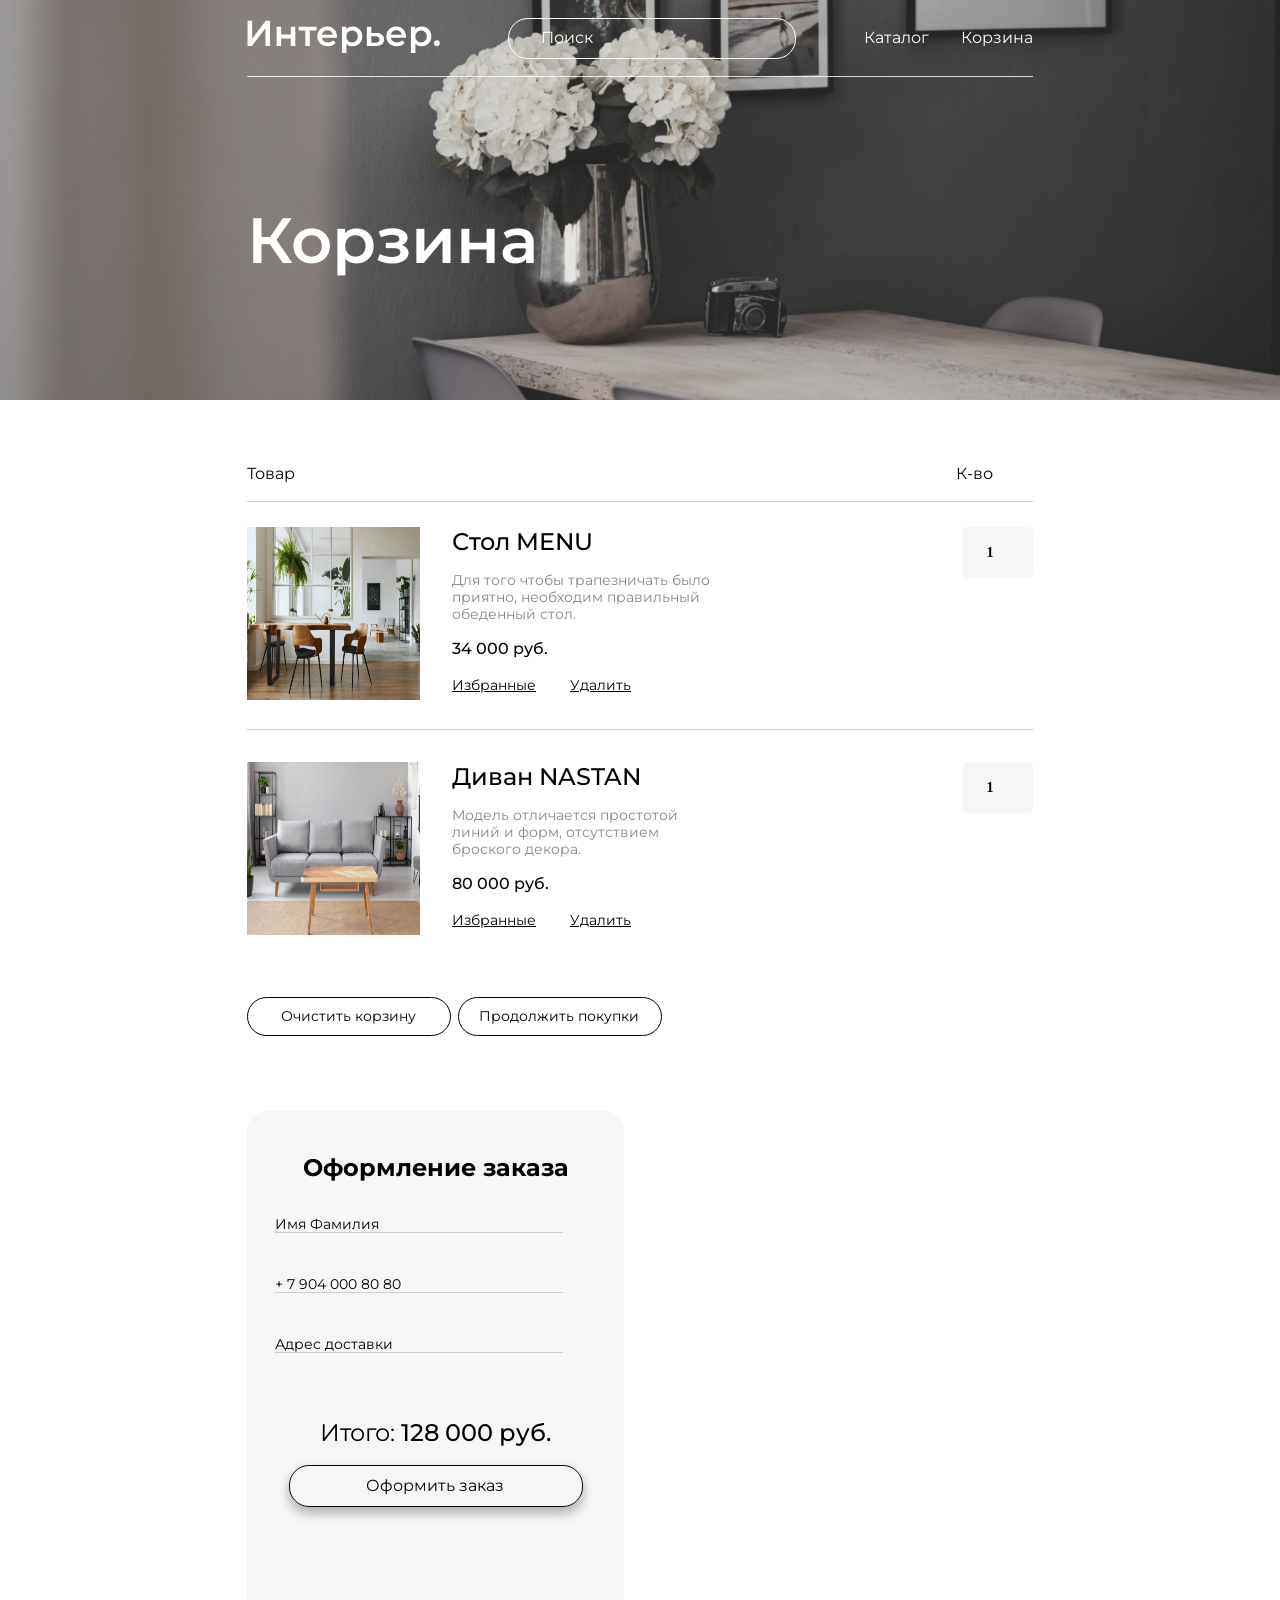
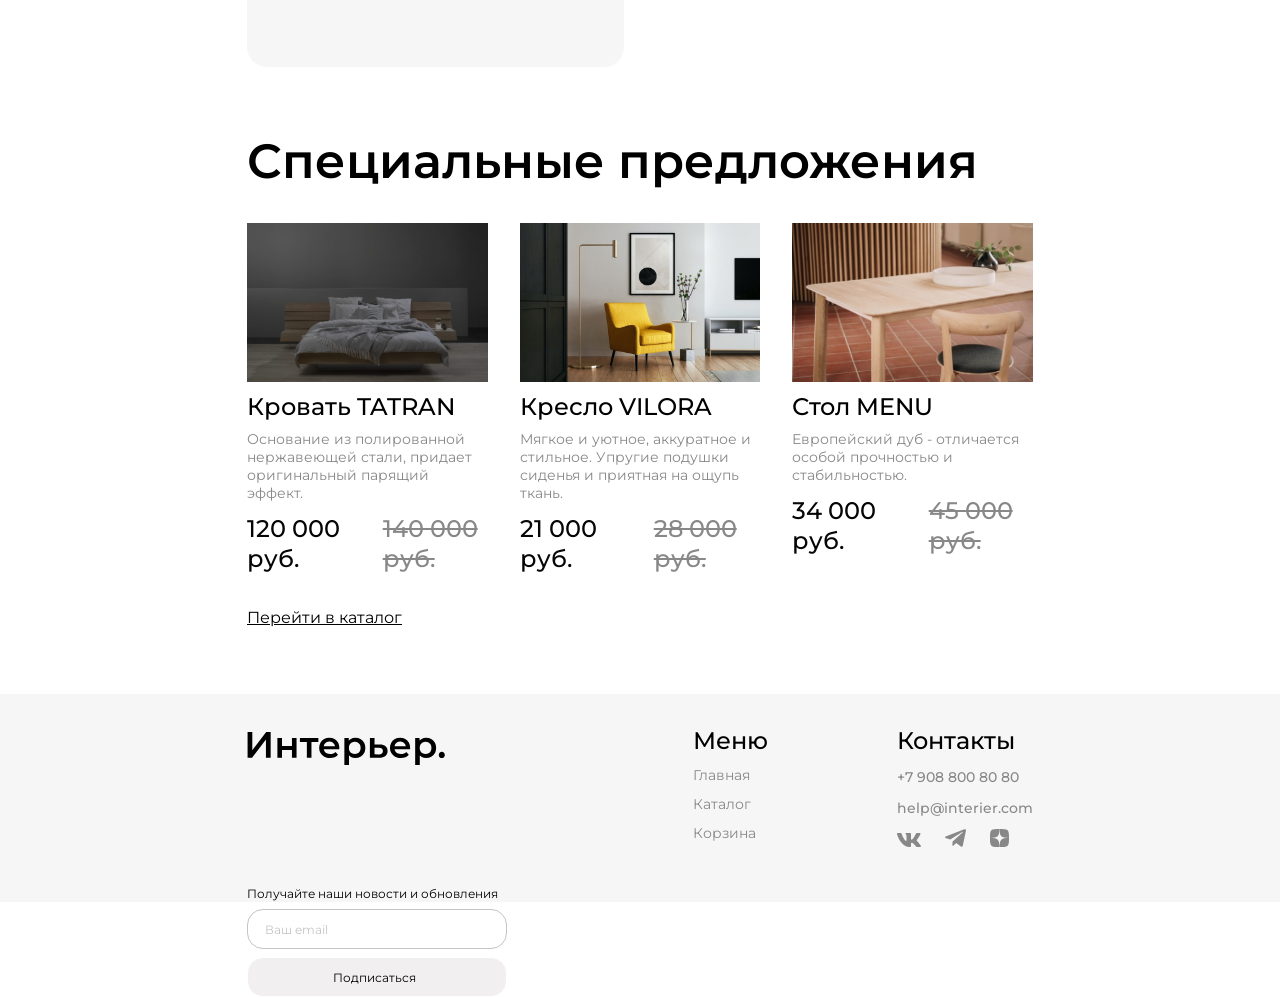
<file: basket.html>
<!DOCTYPE html>
<html lang="en">
<head>
    <meta charset="UTF-8">
    <meta name="viewport" content="width=device-width, initial-scale=1.0">
    <link rel="preconnect" href="https://fonts.googleapis.com">
    <link rel="preconnect" href="https://fonts.gstatic.com" crossorigin>
    <link href="https://fonts.googleapis.com/css2?family=Montserrat:ital,wght@0,100..900;1,100..900&display=swap" rel="stylesheet">
    <link rel="stylesheet" href="Style.css">
    <title>Корзина</title>
</head>
<body>
    <div class="top-basket center">
        <header class="header">
            <a href="index.html"><img class="header__logo" src="img/logo.svg" alt="logo"></a>
            <input placeholder="Поиск" class="header__input" type="text">
        
        <nav class="menu">
           <ul class="menu__flex">
                <li class="menu__marker"><a class="menu__link" href="catalog.html">Каталог</a></li>
                <li class="menu__marker"><a class="menu__link" href="basket.html">Корзина</a></li>
           </ul>
        </nav>
        <nav class="mobile">
            <ul class="mobile__flex">
                <li class="mobile__marker"><a href="#"><svg width="15.366211" height="15.360107" viewBox="0 0 15.3662 15.3601" fill="none" xmlns="http://www.w3.org/2000/svg" xmlns:xlink="http://www.w3.org/1999/xlink">
                    <desc>
                            Created with Pixso.
                    </desc>
                    <defs/>
                    <path id="Vector" d="M11.53 10.41C12.52 9.14 12.99 7.54 12.84 5.93C12.68 4.33 11.93 2.84 10.72 1.78C9.51 0.71 7.94 0.15 6.33 0.2C4.72 0.25 3.19 0.91 2.05 2.05C0.91 3.19 0.25 4.72 0.2 6.33C0.15 7.94 0.71 9.51 1.78 10.72C2.85 11.93 4.33 12.68 5.94 12.83C7.54 12.99 9.14 12.52 10.42 11.53L10.45 11.56L13.81 14.92C13.88 15 13.97 15.05 14.07 15.09C14.16 15.13 14.27 15.16 14.37 15.16C14.47 15.16 14.58 15.13 14.67 15.09C14.77 15.05 14.86 15 14.93 14.92C15 14.85 15.06 14.76 15.1 14.67C15.14 14.57 15.16 14.47 15.16 14.36C15.16 14.26 15.14 14.16 15.1 14.06C15.06 13.96 15 13.88 14.93 13.8L11.57 10.44C11.56 10.43 11.55 10.42 11.53 10.41ZM9.89 3.17C10.34 3.61 10.69 4.13 10.94 4.71C11.18 5.29 11.31 5.91 11.31 6.53C11.31 7.16 11.19 7.78 10.95 8.36C10.71 8.94 10.36 9.47 9.92 9.91C9.47 10.36 8.95 10.71 8.37 10.95C7.79 11.18 7.17 11.31 6.54 11.3C5.91 11.3 5.29 11.17 4.72 10.93C4.14 10.69 3.61 10.33 3.17 9.88C2.29 8.99 1.8 7.79 1.81 6.53C1.81 5.28 2.31 4.08 3.2 3.19C4.09 2.31 5.29 1.81 6.54 1.8C7.79 1.8 9 2.29 9.89 3.17Z" fill="#FFFFFF" fill-opacity="1.000000" fill-rule="evenodd"/>
                    <path id="VectorS" d="M13.04 7.14Q13.09 6.54 13.03 5.92Q12.98 5.3 12.81 4.71Q12.63 4.12 12.35 3.56Q12.07 3.01 11.69 2.53Q11.32 2.04 10.85 1.63Q10.38 1.22 9.86 0.91Q9.33 0.59 8.75 0.38Q8.16 0.17 7.55 0.07Q6.95 -0.02 6.33 0Q5.7 0.02 5.11 0.15Q4.51 0.28 3.94 0.53Q3.37 0.78 2.86 1.12Q2.35 1.47 1.91 1.91Q1.47 2.35 1.13 2.85Q0.78 3.36 0.53 3.93Q0.29 4.5 0.15 5.1Q0.02 5.7 0 6.32Q-0.02 6.95 0.07 7.55Q0.17 8.16 0.38 8.74Q0.59 9.33 0.9 9.86Q1.22 10.38 1.63 10.85Q2.04 11.32 2.53 11.69Q3.01 12.07 3.57 12.35Q4.12 12.63 4.71 12.81Q5.3 12.98 5.92 13.03Q6.54 13.09 7.15 13.03Q7.76 12.98 8.36 12.8Q8.96 12.63 9.5 12.35Q9.97 12.11 10.4 11.79L13.67 15.06Q13.74 15.13 13.82 15.19Q13.9 15.24 13.99 15.28Q14.08 15.32 14.18 15.34Q14.27 15.36 14.37 15.36Q14.47 15.36 14.56 15.34Q14.66 15.32 14.75 15.28Q14.84 15.24 14.92 15.19Q15 15.13 15.07 15.06Q15.14 14.99 15.19 14.91Q15.25 14.83 15.29 14.74Q15.32 14.65 15.34 14.56Q15.36 14.46 15.36 14.36Q15.36 14.26 15.34 14.17Q15.32 14.07 15.29 13.98Q15.25 13.89 15.19 13.81Q15.14 13.73 15.07 13.66L11.8 10.39Q12.11 9.96 12.35 9.5Q12.63 8.95 12.8 8.35Q12.98 7.75 13.04 7.14ZM11.53 10.41C12.52 9.14 12.99 7.54 12.84 5.93C12.68 4.33 11.93 2.84 10.72 1.78C9.51 0.71 7.94 0.15 6.33 0.2C4.72 0.25 3.19 0.91 2.05 2.05C0.91 3.19 0.25 4.72 0.2 6.33C0.15 7.94 0.71 9.51 1.78 10.72C2.85 11.93 4.33 12.68 5.94 12.83C7.54 12.99 9.14 12.52 10.42 11.53L10.45 11.56L13.81 14.92C13.88 15 13.97 15.05 14.07 15.09C14.16 15.13 14.27 15.16 14.37 15.16C14.47 15.16 14.58 15.13 14.67 15.09C14.77 15.05 14.86 15 14.93 14.92C15 14.85 15.06 14.76 15.1 14.67C15.14 14.57 15.16 14.47 15.16 14.36C15.16 14.26 15.14 14.16 15.1 14.06C15.06 13.96 15 13.88 14.93 13.8L11.57 10.44C11.56 10.43 11.55 10.42 11.53 10.41ZM9.89 3.17C10.34 3.61 10.69 4.13 10.94 4.71C11.18 5.29 11.31 5.91 11.31 6.53C11.31 7.16 11.19 7.78 10.95 8.36C10.71 8.94 10.36 9.47 9.92 9.91C9.47 10.36 8.95 10.71 8.37 10.95C7.79 11.18 7.17 11.31 6.54 11.3C5.91 11.3 5.29 11.17 4.72 10.93C4.14 10.69 3.61 10.33 3.17 9.88C2.29 8.99 1.8 7.79 1.81 6.53C1.81 5.28 2.31 4.08 3.2 3.19C4.09 2.31 5.29 1.81 6.54 1.8C7.79 1.8 9 2.29 9.89 3.17ZM10.33 4Q10.58 4.37 10.75 4.79Q10.93 5.21 11.02 5.64Q11.11 6.08 11.11 6.54Q11.11 6.99 11.03 7.43Q10.94 7.87 10.77 8.29Q10.59 8.71 10.35 9.08Q10.1 9.45 9.78 9.77Q9.46 10.09 9.08 10.34Q8.71 10.59 8.29 10.76Q7.87 10.93 7.43 11.02Q7 11.11 6.54 11.1Q6.09 11.1 5.65 11.01Q5.21 10.92 4.79 10.75Q4.37 10.57 4 10.32Q3.64 10.07 3.32 9.74Q3 9.42 2.76 9.05Q2.52 8.69 2.35 8.27Q2.18 7.85 2.09 7.42Q2.01 6.99 2.01 6.54Q2.01 6.08 2.1 5.65Q2.19 5.22 2.36 4.8Q2.53 4.39 2.78 4.02Q3.02 3.65 3.34 3.34Q3.66 3.02 4.03 2.77Q4.39 2.53 4.81 2.35Q5.23 2.18 5.66 2.09Q6.09 2.01 6.54 2Q6.99 2 7.42 2.09Q7.86 2.17 8.28 2.34Q8.69 2.51 9.06 2.75Q9.43 2.99 9.75 3.31Q10.07 3.63 10.33 4Z" fill="#FFFFFF" fill-opacity="1.000000" fill-rule="evenodd"/>
                </svg>
                </a></li>
                <li class="mobile__marker"><a href="catalog.html"><svg width="19.199463" height="19.199951" viewBox="0 0 19.1995 19.2" fill="none" xmlns="http://www.w3.org/2000/svg" xmlns:xlink="http://www.w3.org/1999/xlink">
                    <desc>
                            Created with Pixso.
                    </desc>
                    <defs/>
                    <rect id="Rectangle46" width="4.571429" height="4.571429" fill="#FFFFFF" fill-opacity="1.000000"/>
                    <rect id="Rectangle41" y="7.314209" width="4.571429" height="4.571429" fill="#FFFFFF" fill-opacity="1.000000"/>
                    <rect id="Rectangle47" y="14.628540" width="4.571429" height="4.571428" fill="#FFFFFF" fill-opacity="1.000000"/>
                    <rect id="Rectangle48" x="7.313477" y="7.314209" width="4.571429" height="4.571429" fill="#FFFFFF" fill-opacity="1.000000"/>
                    <rect id="Rectangle45" x="7.313477" y="14.628540" width="4.571429" height="4.571428" fill="#FFFFFF" fill-opacity="1.000000"/>
                    <rect id="Rectangle49" x="7.313477" width="4.571429" height="4.571429" fill="#FFFFFF" fill-opacity="1.000000"/>
                    <rect id="Rectangle42" x="14.627930" y="7.314209" width="4.571428" height="4.571429" fill="#FFFFFF" fill-opacity="1.000000"/>
                    <rect id="Rectangle44" x="14.627930" y="14.628540" width="4.571428" height="4.571428" fill="#FFFFFF" fill-opacity="1.000000"/>
                    <rect id="Rectangle43" x="14.627930" width="4.571428" height="4.571429" fill="#FFFFFF" fill-opacity="1.000000"/>
                </svg>
                </a></li>
                <li class="mobile__marker"><a href="basket.html"><svg width="25.000000" height="25.000000" viewBox="0 0 25 25" fill="none" xmlns="http://www.w3.org/2000/svg" xmlns:xlink="http://www.w3.org/1999/xlink">
                    <desc>
                            Created with Pixso.
                    </desc>
                    <defs>
                        <clipPath id="clip310_618">
                            <rect id="jam:shopping-cart" rx="0.000000" width="24.000000" height="24.000000" transform="matrix(-1 0 0 1 25.5 0.5)" fill="white" fill-opacity="0"/>
                        </clipPath>
                    </defs>
                    <rect id="jam:shopping-cartB" rx="0.000000" width="24.000000" height="24.000000" transform="matrix(-1 0 0 1 25.5 0.5)" fill="#FFFFFF" fill-opacity="0"/>
                    <g clip-path="url(#clip310_618)">
                        <path id="VectorB" d="M14.58 20.83C15.13 20.83 15.66 20.61 16.05 20.22C16.44 19.83 16.66 19.3 16.66 18.75C16.66 18.19 16.44 17.66 16.05 17.27C15.66 16.88 15.13 16.66 14.58 16.66C14.03 16.66 13.5 16.88 13.11 17.27C12.71 17.66 12.5 18.19 12.5 18.75C12.5 19.3 12.71 19.83 13.11 20.22C13.5 20.61 14.03 20.83 14.58 20.83ZM7.29 20.83C7.84 20.83 8.37 20.61 8.76 20.22C9.15 19.83 9.37 19.3 9.37 18.75C9.37 18.19 9.15 17.66 8.76 17.27C8.37 16.88 7.84 16.66 7.29 16.66C6.73 16.66 6.2 16.88 5.81 17.27C5.42 17.66 5.2 18.19 5.2 18.75C5.2 19.3 5.42 19.83 5.81 20.22C6.2 20.61 6.73 20.83 7.29 20.83ZM20.87 6.16C21.13 6.16 21.37 6.05 21.56 5.86C21.74 5.67 21.84 5.42 21.84 5.16C21.84 4.9 21.74 4.65 21.56 4.47C21.37 4.28 21.13 4.17 20.87 4.16L19.67 4.16C18.73 4.16 17.92 4.81 17.71 5.73L16.41 11.61C16.2 12.52 15.39 13.18 14.45 13.18L6.63 13.18L5.12 7.17L14.86 7.17C15.12 7.15 15.36 7.04 15.54 6.86C15.72 6.67 15.82 6.42 15.82 6.16C15.82 5.91 15.72 5.66 15.54 5.47C15.36 5.29 15.12 5.18 14.86 5.16L5.12 5.16C4.82 5.16 4.52 5.23 4.25 5.37C3.97 5.5 3.73 5.69 3.54 5.93C3.36 6.17 3.23 6.45 3.16 6.75C3.1 7.05 3.11 7.36 3.18 7.65L4.68 13.66C4.79 14.1 5.04 14.48 5.39 14.76C5.75 15.03 6.18 15.18 6.63 15.18L14.45 15.18C15.36 15.18 16.25 14.87 16.96 14.3C17.67 13.73 18.17 12.93 18.36 12.04L19.67 6.16L20.87 6.16Z" fill="#FFFFFF" fill-opacity="1.000000" fill-rule="nonzero"/>
                    </g>
                </svg>
                </a></li>
            </ul>
        </nav>
    </header>
    <div class="heading">
        <h1 class="heading__basket">Корзина</h1>
    </div>
</div>

    <div class="cart center">
        <div class="cart-content">
            <div class="cart__name-box">
                <p class="cart__name">Товар</p>
                <p class="cart__name cart__name_indent">К-во</p>
            </div>
        
        <div class="cart__item cart__item_indent">
            <div class="cart__left">
                <img class="cart__img" src="img/productMENU.jpg" alt="Menu">
            
                
                    <div class="cart__info">
                                <h4 class="cart__title">Стол MENU</h4>
                                <p  class="cart__description">Для того чтобы трапезничать было приятно, необходим правильный обеденный стол.</p>
                                <p class="cart__price">34 000 руб.</p>
                        <div class="cart__link-box">
                            <a class="cart__link cart__link_hover" href="#">Избранные</a>
                            <a class="cart__link cart__link_hover" href="#">Удалить  </a>
                        </div>   
                    </div>                        
            </div>
        <input class="cart__input" type="number" value="1" min="1">
        </div>
        
    
    <div class="cart__item cart__item_margins">
        <div class="cart__left">
            <img class="cart__img" src="img/productNASTAN.jpg" alt="NASTAN">
        
            <div class="cart__info">
                <h4 class="cart__title">Диван NASTAN</h4>
                <p class="cart__description">Модель отличается простотой линий и форм, отсутствием броского декора. </p>
                <p class="cart__price">80 000 руб.</p>
            
            <div class="cart__link-box">
                <a class="cart__link cart__link_hover" href="#">Избранные</a>
                <a class="cart__link cart__link_hover" href="#">Удалить  </a>
            </div>          
    </div>
    </div>
    <input class="cart__input" type="number" value="1" min="1">
</div>
<div class="cart-btn cart-btn_padding">
        <div class="cart-btn__form">
            <a class="cart-btn__cart cart-btn__cart_hover" href="#">Очистить корзину</a>
            <a class="cart-btn__buy cart-btn__buy_hover" href="catalog.html">Продолжить покупки</a>
        </div>
</div>    
</div>  
        <form action="#" class="cart-form">
            <h3 class="cart-form__heading">Оформление заказа</h3>
            <div class="cart-form__input">
                <input placeholder="Имя Фамилия" class="cart-form__name cart-form__name_placeholder" type="text" required>
                <input placeholder="+ 7 904 000 80 80" class="cart-form__tel cart-form__tel_placeholder" type="tel" required>
                <input placeholder="Адрес доставки" class="cart-form__address cart-form__address_placeholder" type="text" required>
            </div>
            <div class="cart-form__result">
            <p class="cart-form__price"><span class="cart-form__text">Итого:</span> 128 000 руб.</p>
            <button class="cart-form__btn cart-form__btn_act">Оформить заказ</button>
            </div>
        </form> 
        
    </div>

<section class="product center">
    <h2 class="product__offer">Специальные предложения</h2>
<div class="product__content">
<article class="product-card">
    <img class="product-card__img" src="img/CtgTatran.jpg.jpeg" alt="TATRAN" loading="lazy">
    <h3 class="product-card__heading">Кровать TATRAN</h3>
    <p class="product-card__description">Основание из полированной нержавеющей стали, придает оригинальный парящий эффект.</p>
    <div class="product__box-price">
        <p class="product-card__price">120 000 руб.</p>
        <p class="product-card__oldprice">140 000 руб.</p>
    </div>
    <div class="card-icons">
            <a href="#"><svg width="20" height="22" viewBox="0 0 20 22" fill="none" xmlns="http://www.w3.org/2000/svg">
                <path d="M5 7V5C5 3.67916 5.07093 1.93397 6 1C6.92908 0.0660251 8.68609 0 10 0C11.3139 0 13.0709 0.0660251 14 1C14.9291 1.93397 15 3.67916 15 5V7H18C18.2628 7 18.8142 6.81321 19 7C19.1858 7.18679 19 7.73583 19 8V20C19 20.2642 19.1858 20.8132 19 21C18.8142 21.1868 18.2628 21 18 21H2C1.73722 21 1.18582 21.1868 1 21C0.814189 20.8132 1 20.2642 1 20V8C1 7.73583 0.814189 7.18679 1 7C1.18582 6.81321 1.73722 7 2 7H5ZM5 9H3V19H17V9H15V11H13V9H7V11H5V9ZM7 7H13V5C13 4.2075 12.5575 3.56038 12 3C11.4426 2.43962 10.7884 2 10 2C9.21166 2 8.55745 2.43962 8 3C7.44256 3.56038 7 4.2075 7 5V7Z" fill="#C4C4C4"/>
                </svg>
                </a>
            <a href="#"><svg width="20" height="18" viewBox="0 0 20 18" fill="none" xmlns="http://www.w3.org/2000/svg">
                <path d="M9.99999 18C9.35499 17.428 8.62599 16.833 7.85499 16.2H7.84499C5.12999 13.98 2.05299 11.468 0.693992 8.458C0.24751 7.49973 0.0108963 6.45713 -1.91116e-05 5.4C-0.00300091 3.94949 0.578763 2.55899 1.6138 1.54277C2.64884 0.526552 4.04978 -0.0296027 5.49999 2.75695e-06C6.68062 0.00186756 7.83583 0.343084 8.82799 0.983003C9.26396 1.26597 9.65841 1.60826 9.99999 2C10.3435 1.6098 10.738 1.26771 11.173 0.983003C12.1647 0.342957 13.3197 0.00172131 14.5 2.75695e-06C15.9502 -0.0296027 17.3511 0.526552 18.3862 1.54277C19.4212 2.55899 20.003 3.94949 20 5.4C19.9898 6.45882 19.7532 7.5032 19.306 8.463C17.947 11.473 14.871 13.984 12.156 16.2L12.146 16.208C11.374 16.837 10.646 17.432 10.001 18.008L9.99999 18ZM5.49999 2C4.5685 1.98835 3.67006 2.34485 2.99999 2.992C2.35438 3.62617 1.99355 4.49505 1.99991 5.4C2.01132 6.1705 2.18582 6.92985 2.51199 7.628C3.1535 8.92671 4.0191 10.1021 5.06899 11.1C6.05999 12.1 7.19999 13.068 8.18599 13.882C8.45899 14.107 8.73699 14.334 9.01499 14.561L9.18999 14.704C9.45699 14.922 9.73299 15.148 9.99999 15.37L10.013 15.358L10.019 15.353H10.025L10.034 15.346H10.039H10.044L10.062 15.331L10.103 15.298L10.11 15.292L10.121 15.284H10.127L10.136 15.276L10.8 14.731L10.974 14.588C11.255 14.359 11.533 14.132 11.806 13.907C12.792 13.093 13.933 12.126 14.924 11.121C15.974 10.1236 16.8397 8.94852 17.481 7.65C17.8131 6.9458 17.9901 6.17851 18 5.4C18.0042 4.49784 17.6435 3.6323 17 3C16.3312 2.34992 15.4326 1.99049 14.5 2C13.3619 1.99033 12.2739 2.46737 11.51 3.311L9.99999 5.051L8.48999 3.311C7.72606 2.46737 6.63807 1.99033 5.49999 2Z" fill="#C4C4C4"/>
                </svg>
                </a>
        </div>      
</article>
            <article class="product-card">
                <img class="product-card__img" src="img/product1.jpg" alt="VILORA" loading="lazy">
                <h3 class="product-card__heading">Кресло VILORA</h3>
                <p class="product-card__description">Мягкое и уютное, аккуратное и стильное. Упругие подушки сиденья и приятная на ощупь ткань.</p>
            <div class="product__box-price">
                <p class="product-card__price">21 000 руб.</p>
                <p class="product-card__oldprice">28 000 руб.</p>
            </div>
            <div class="card-icons">
            <a href="#"><svg width="20" height="22" viewBox="0 0 20 22" fill="none" xmlns="http://www.w3.org/2000/svg">
                <path d="M5 7V5C5 3.67916 5.07093 1.93397 6 1C6.92908 0.0660251 8.68609 0 10 0C11.3139 0 13.0709 0.0660251 14 1C14.9291 1.93397 15 3.67916 15 5V7H18C18.2628 7 18.8142 6.81321 19 7C19.1858 7.18679 19 7.73583 19 8V20C19 20.2642 19.1858 20.8132 19 21C18.8142 21.1868 18.2628 21 18 21H2C1.73722 21 1.18582 21.1868 1 21C0.814189 20.8132 1 20.2642 1 20V8C1 7.73583 0.814189 7.18679 1 7C1.18582 6.81321 1.73722 7 2 7H5ZM5 9H3V19H17V9H15V11H13V9H7V11H5V9ZM7 7H13V5C13 4.2075 12.5575 3.56038 12 3C11.4426 2.43962 10.7884 2 10 2C9.21166 2 8.55745 2.43962 8 3C7.44256 3.56038 7 4.2075 7 5V7Z" fill="#C4C4C4"/>
                </svg>
                </a>
            <a href="#"><svg width="20" height="18" viewBox="0 0 20 18" fill="none" xmlns="http://www.w3.org/2000/svg">
                <path d="M9.99999 18C9.35499 17.428 8.62599 16.833 7.85499 16.2H7.84499C5.12999 13.98 2.05299 11.468 0.693992 8.458C0.24751 7.49973 0.0108963 6.45713 -1.91116e-05 5.4C-0.00300091 3.94949 0.578763 2.55899 1.6138 1.54277C2.64884 0.526552 4.04978 -0.0296027 5.49999 2.75695e-06C6.68062 0.00186756 7.83583 0.343084 8.82799 0.983003C9.26396 1.26597 9.65841 1.60826 9.99999 2C10.3435 1.6098 10.738 1.26771 11.173 0.983003C12.1647 0.342957 13.3197 0.00172131 14.5 2.75695e-06C15.9502 -0.0296027 17.3511 0.526552 18.3862 1.54277C19.4212 2.55899 20.003 3.94949 20 5.4C19.9898 6.45882 19.7532 7.5032 19.306 8.463C17.947 11.473 14.871 13.984 12.156 16.2L12.146 16.208C11.374 16.837 10.646 17.432 10.001 18.008L9.99999 18ZM5.49999 2C4.5685 1.98835 3.67006 2.34485 2.99999 2.992C2.35438 3.62617 1.99355 4.49505 1.99991 5.4C2.01132 6.1705 2.18582 6.92985 2.51199 7.628C3.1535 8.92671 4.0191 10.1021 5.06899 11.1C6.05999 12.1 7.19999 13.068 8.18599 13.882C8.45899 14.107 8.73699 14.334 9.01499 14.561L9.18999 14.704C9.45699 14.922 9.73299 15.148 9.99999 15.37L10.013 15.358L10.019 15.353H10.025L10.034 15.346H10.039H10.044L10.062 15.331L10.103 15.298L10.11 15.292L10.121 15.284H10.127L10.136 15.276L10.8 14.731L10.974 14.588C11.255 14.359 11.533 14.132 11.806 13.907C12.792 13.093 13.933 12.126 14.924 11.121C15.974 10.1236 16.8397 8.94852 17.481 7.65C17.8131 6.9458 17.9901 6.17851 18 5.4C18.0042 4.49784 17.6435 3.6323 17 3C16.3312 2.34992 15.4326 1.99049 14.5 2C13.3619 1.99033 12.2739 2.46737 11.51 3.311L9.99999 5.051L8.48999 3.311C7.72606 2.46737 6.63807 1.99033 5.49999 2Z" fill="#C4C4C4"/>
                </svg>
                </a>
        </div>  
            </article>
            <article class="product-card">
                <img class="product-card__img" src="img/CtgMenu.jpg.jpeg" alt="Menu" loading="lazy">
                <h3 class="product-card__heading">Стол MENU</h3>
                <p class="product-card__description">Европейский дуб - отличается особой прочностью и стабильностью.</p>
    <div class="product__box-price">
        <p class="product-card__price">34 000 руб.</p>
        <p class="product-card__oldprice">45 000 руб.</p>
    </div>
    <div class="card-icons">
            <a href="#"><svg width="20" height="22" viewBox="0 0 20 22" fill="none" xmlns="http://www.w3.org/2000/svg">
                <path d="M5 7V5C5 3.67916 5.07093 1.93397 6 1C6.92908 0.0660251 8.68609 0 10 0C11.3139 0 13.0709 0.0660251 14 1C14.9291 1.93397 15 3.67916 15 5V7H18C18.2628 7 18.8142 6.81321 19 7C19.1858 7.18679 19 7.73583 19 8V20C19 20.2642 19.1858 20.8132 19 21C18.8142 21.1868 18.2628 21 18 21H2C1.73722 21 1.18582 21.1868 1 21C0.814189 20.8132 1 20.2642 1 20V8C1 7.73583 0.814189 7.18679 1 7C1.18582 6.81321 1.73722 7 2 7H5ZM5 9H3V19H17V9H15V11H13V9H7V11H5V9ZM7 7H13V5C13 4.2075 12.5575 3.56038 12 3C11.4426 2.43962 10.7884 2 10 2C9.21166 2 8.55745 2.43962 8 3C7.44256 3.56038 7 4.2075 7 5V7Z" fill="#C4C4C4"/>
                </svg>
                </a>
            <a href="#"><svg width="20" height="18" viewBox="0 0 20 18" fill="none" xmlns="http://www.w3.org/2000/svg">
                <path d="M9.99999 18C9.35499 17.428 8.62599 16.833 7.85499 16.2H7.84499C5.12999 13.98 2.05299 11.468 0.693992 8.458C0.24751 7.49973 0.0108963 6.45713 -1.91116e-05 5.4C-0.00300091 3.94949 0.578763 2.55899 1.6138 1.54277C2.64884 0.526552 4.04978 -0.0296027 5.49999 2.75695e-06C6.68062 0.00186756 7.83583 0.343084 8.82799 0.983003C9.26396 1.26597 9.65841 1.60826 9.99999 2C10.3435 1.6098 10.738 1.26771 11.173 0.983003C12.1647 0.342957 13.3197 0.00172131 14.5 2.75695e-06C15.9502 -0.0296027 17.3511 0.526552 18.3862 1.54277C19.4212 2.55899 20.003 3.94949 20 5.4C19.9898 6.45882 19.7532 7.5032 19.306 8.463C17.947 11.473 14.871 13.984 12.156 16.2L12.146 16.208C11.374 16.837 10.646 17.432 10.001 18.008L9.99999 18ZM5.49999 2C4.5685 1.98835 3.67006 2.34485 2.99999 2.992C2.35438 3.62617 1.99355 4.49505 1.99991 5.4C2.01132 6.1705 2.18582 6.92985 2.51199 7.628C3.1535 8.92671 4.0191 10.1021 5.06899 11.1C6.05999 12.1 7.19999 13.068 8.18599 13.882C8.45899 14.107 8.73699 14.334 9.01499 14.561L9.18999 14.704C9.45699 14.922 9.73299 15.148 9.99999 15.37L10.013 15.358L10.019 15.353H10.025L10.034 15.346H10.039H10.044L10.062 15.331L10.103 15.298L10.11 15.292L10.121 15.284H10.127L10.136 15.276L10.8 14.731L10.974 14.588C11.255 14.359 11.533 14.132 11.806 13.907C12.792 13.093 13.933 12.126 14.924 11.121C15.974 10.1236 16.8397 8.94852 17.481 7.65C17.8131 6.9458 17.9901 6.17851 18 5.4C18.0042 4.49784 17.6435 3.6323 17 3C16.3312 2.34992 15.4326 1.99049 14.5 2C13.3619 1.99033 12.2739 2.46737 11.51 3.311L9.99999 5.051L8.48999 3.311C7.72606 2.46737 6.63807 1.99033 5.49999 2Z" fill="#C4C4C4"/>
                </svg>
                </a>
        </div>               
</article>
</div>
</section>

<div class="link-bot center">   
    <a class="link-bot__product link-bot__product_hover" href="catalog.html">Перейти в каталог</a>
</div>
<footer class="footer center">
    <div class="footer__content">
        <a class="footer__link-logo" href="index.html"><img class="footer__logo" src="img/interier.svg" alt="footer__logo"></a>
            <div class="footer__info">
                <section class="footer__nav-menu">
                    <h4 class="footer__menu">Меню</h4>
                    <nav>
                        <ul>
                            <li class="footer__marker"><a class="footer__item footer__item_hover" href="index.html">Главная</a></li>
                            <li class="footer__marker"><a class="footer__item footer__item_hover" href="catalog.html">Каталог</a></li>
                            <li class="footer__marker"><a class="footer__item footer__item_hover" href="basket.html">Корзина</a></li>
                        </ul>
                    </nav>
                </section>
                <section class="fotter-contact-link">
                    <h4 class="contact">Контакты</h4>
                    <nav>
                        <ul class="contact-link">
                            <li class="contact-link__marker"><a class="footer__link" href="tel:+79088008080">+7 908 800 80 80 </a></li>
                            <li class="contact-link__marker"><a class="footer__link" href="mailto:help@interier.com">help@interier.com</a></li>
                       </ul>
                   </nav>
                   <div class="footer-icons">
                    <a href="https://www.vk.com/">
                        <svg class="footer-icons__vk footer-icons__vk_hover" xmlns="http://www.w3.org/2000/svg" width="24" height="14" viewBox="0 0 24 14" fill="none">
                        <path class="footer-icons__path" fill-rule="evenodd" clip-rule="evenodd" d="M23.45 0.948C23.616 0.402 23.45 0 22.655 0H20.03C19.362 0 19.054 0.347 18.887 0.73C18.887 0.73 17.552 3.926 15.661 6.002C15.049 6.604 14.771 6.795 14.437 6.795C14.27 6.795 14.019 6.604 14.019 6.057V0.948C14.019 0.292 13.835 0 13.279 0H9.151C8.734 0 8.483 0.304 8.483 0.593C8.483 1.214 9.429 1.358 9.526 3.106V6.904C9.526 7.737 9.373 7.888 9.039 7.888C8.149 7.888 5.984 4.677 4.699 1.003C4.45 0.288 4.198 0 3.527 0H0.9C0.15 0 0 0.347 0 0.73C0 1.412 0.89 4.8 4.145 9.281C6.315 12.341 9.37 14 12.153 14C13.822 14 14.028 13.632 14.028 12.997V10.684C14.028 9.947 14.186 9.8 14.715 9.8C15.105 9.8 15.772 9.992 17.33 11.467C19.11 13.216 19.403 14 20.405 14H23.03C23.78 14 24.156 13.632 23.94 12.904C23.702 12.18 22.852 11.129 21.725 9.882C21.113 9.172 20.195 8.407 19.916 8.024C19.527 7.533 19.638 7.314 19.916 6.877C19.916 6.877 23.116 2.451 23.449 0.948H23.45Z" fill="#888888"/>
                        </svg>
                    </a>    
                    <a href="https://www.telegram.com/">
                        <svg class="footer-icons__telegram footer-icons__telegram_hover" xmlns="http://www.w3.org/2000/svg" width="21" height="18" viewBox="0 0 21 18" fill="none">
                        <path class="footer-icons__path " d="M19.2957 0.363004L0.690684 7.57461C-0.0580144 7.91045 -0.311245 8.58298 0.509724 8.94798L5.28271 10.4727L16.8232 3.30353C17.4533 2.85347 18.0984 2.97348 17.5433 3.46858L7.63159 12.4893L7.32024 16.3069C7.60862 16.8964 8.13666 16.8991 8.47348 16.6061L11.2157 13.998L15.9122 17.533C17.003 18.1821 17.5965 17.7632 17.8312 16.5735L20.9117 1.91163C21.2315 0.447168 20.6861 -0.19809 19.2957 0.363004Z" fill="#888888"/>
                        </svg>
                    </a>
                    <a href="https://www.dzen.com/">
                        <svg class="footer-icons__dzen footer-icons__dzen_hover" xmlns="http://www.w3.org/2000/svg" width="19" height="18" viewBox="0 0 19 18" fill="none">
                        <path class="footer-icons__path" d="M11.3326 10.7357C9.83979 12.195 9.73122 14.0143 9.60229 18C13.5244 18 16.2319 17.9871 17.6298 16.7014C18.9869 15.3771 19.0005 12.69 19.0005 9.09643C14.7934 9.225 12.873 9.32143 11.3326 10.7357ZM0.00050354 9.09643C0.00050354 12.69 0.014075 15.3771 1.37122 16.7014C2.76907 17.9871 5.47657 18 9.39872 18C9.263 14.0143 9.16122 12.195 7.66836 10.7357C6.128 9.32143 4.20765 9.21857 0.00050354 9.09643ZM9.39872 0C5.48336 0 2.76907 0.0128571 1.37122 1.29857C0.014075 2.62286 0.00050354 5.31 0.00050354 8.90357C4.20765 8.775 6.128 8.67857 7.66836 7.26429C9.16122 5.805 9.26979 3.98571 9.39872 0ZM11.3326 7.26429C9.83979 5.805 9.73122 3.98571 9.60229 0C13.5244 0 16.2319 0.0128571 17.6298 1.29857C18.9869 2.62286 19.0005 5.31 19.0005 8.90357C14.7934 8.775 12.873 8.67857 11.3326 7.26429Z" fill="#888888"/>
                        </svg>
                    </a>
                    </div>
                </section>
            </div>
            <form action="#" class="footer-form">
                <p class="footer__form-news">Получайте наши новости и обновления</p>
                <input placeholder="Ваш email" class="footer__input" type="email" required>
                <button class="footer__btn">Подписаться</button>
            </form>                   
    </div>
</footer>
</body>
</html>
</file>
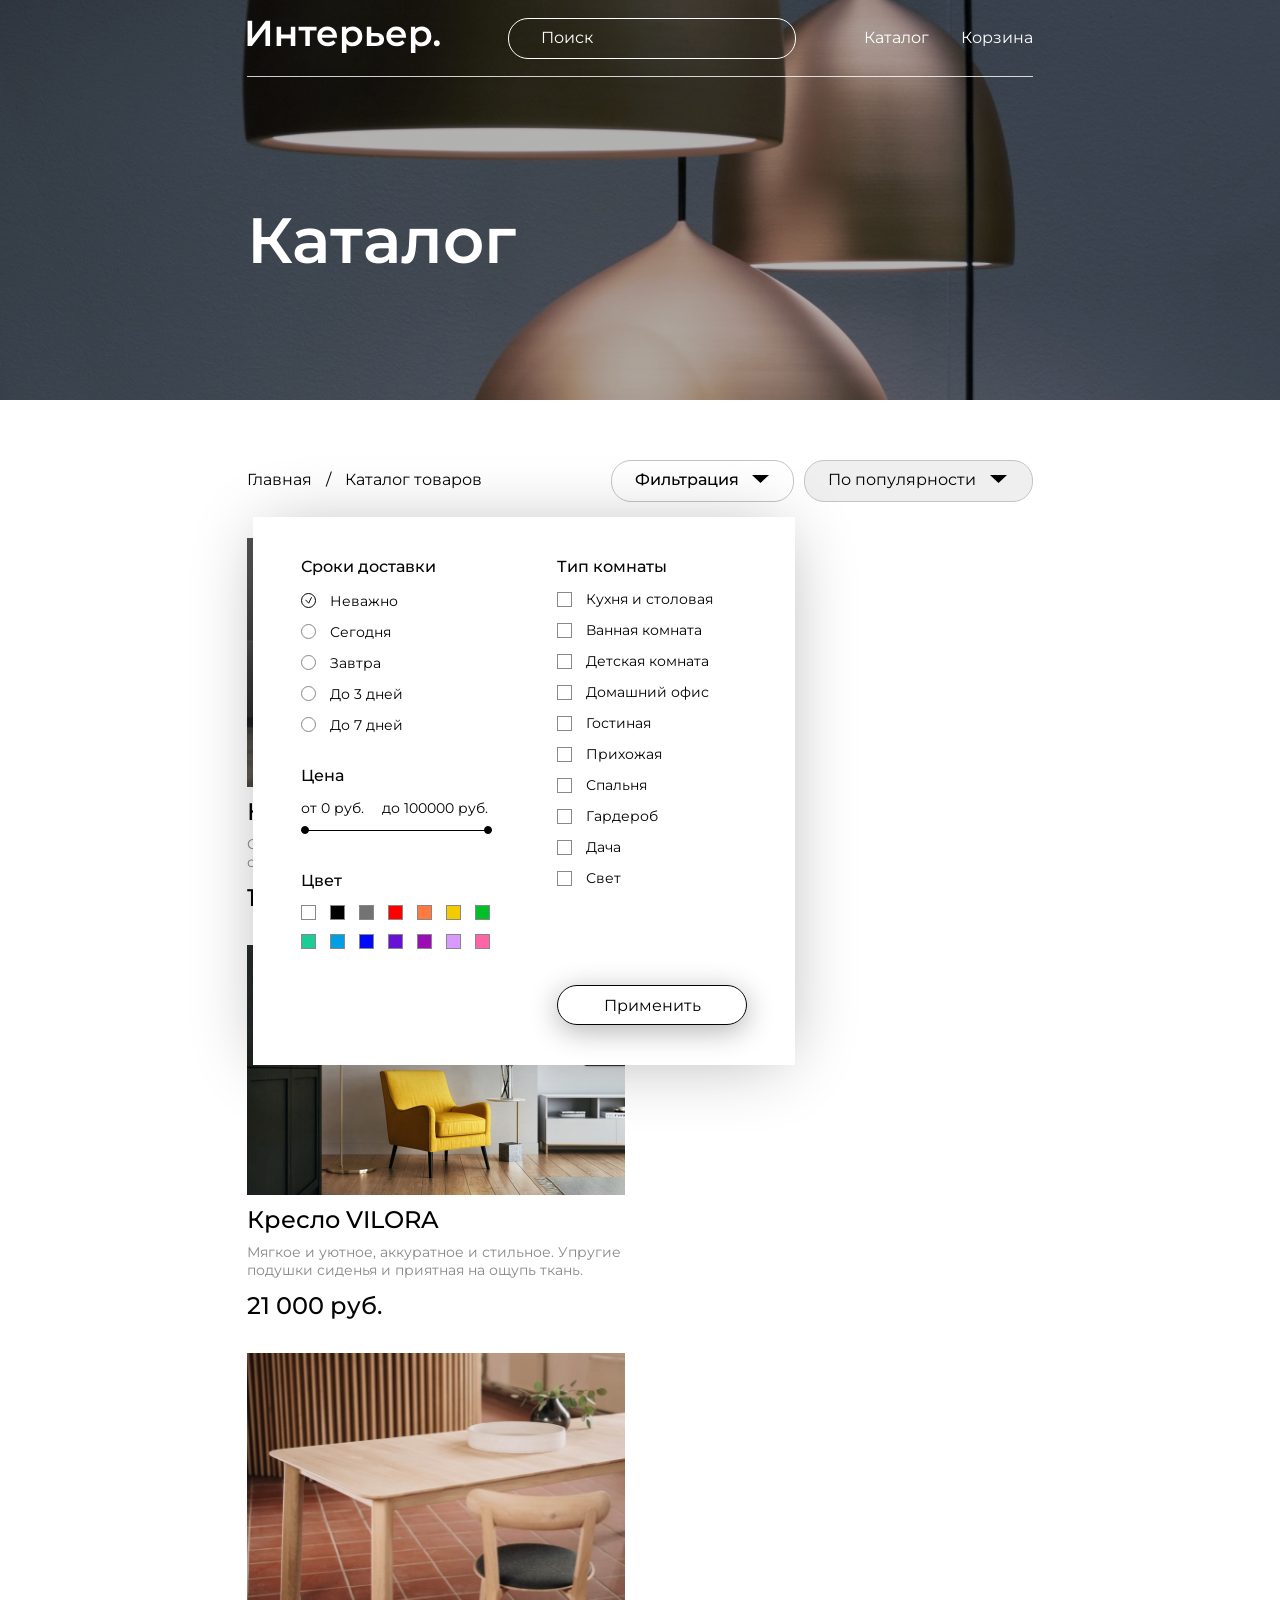
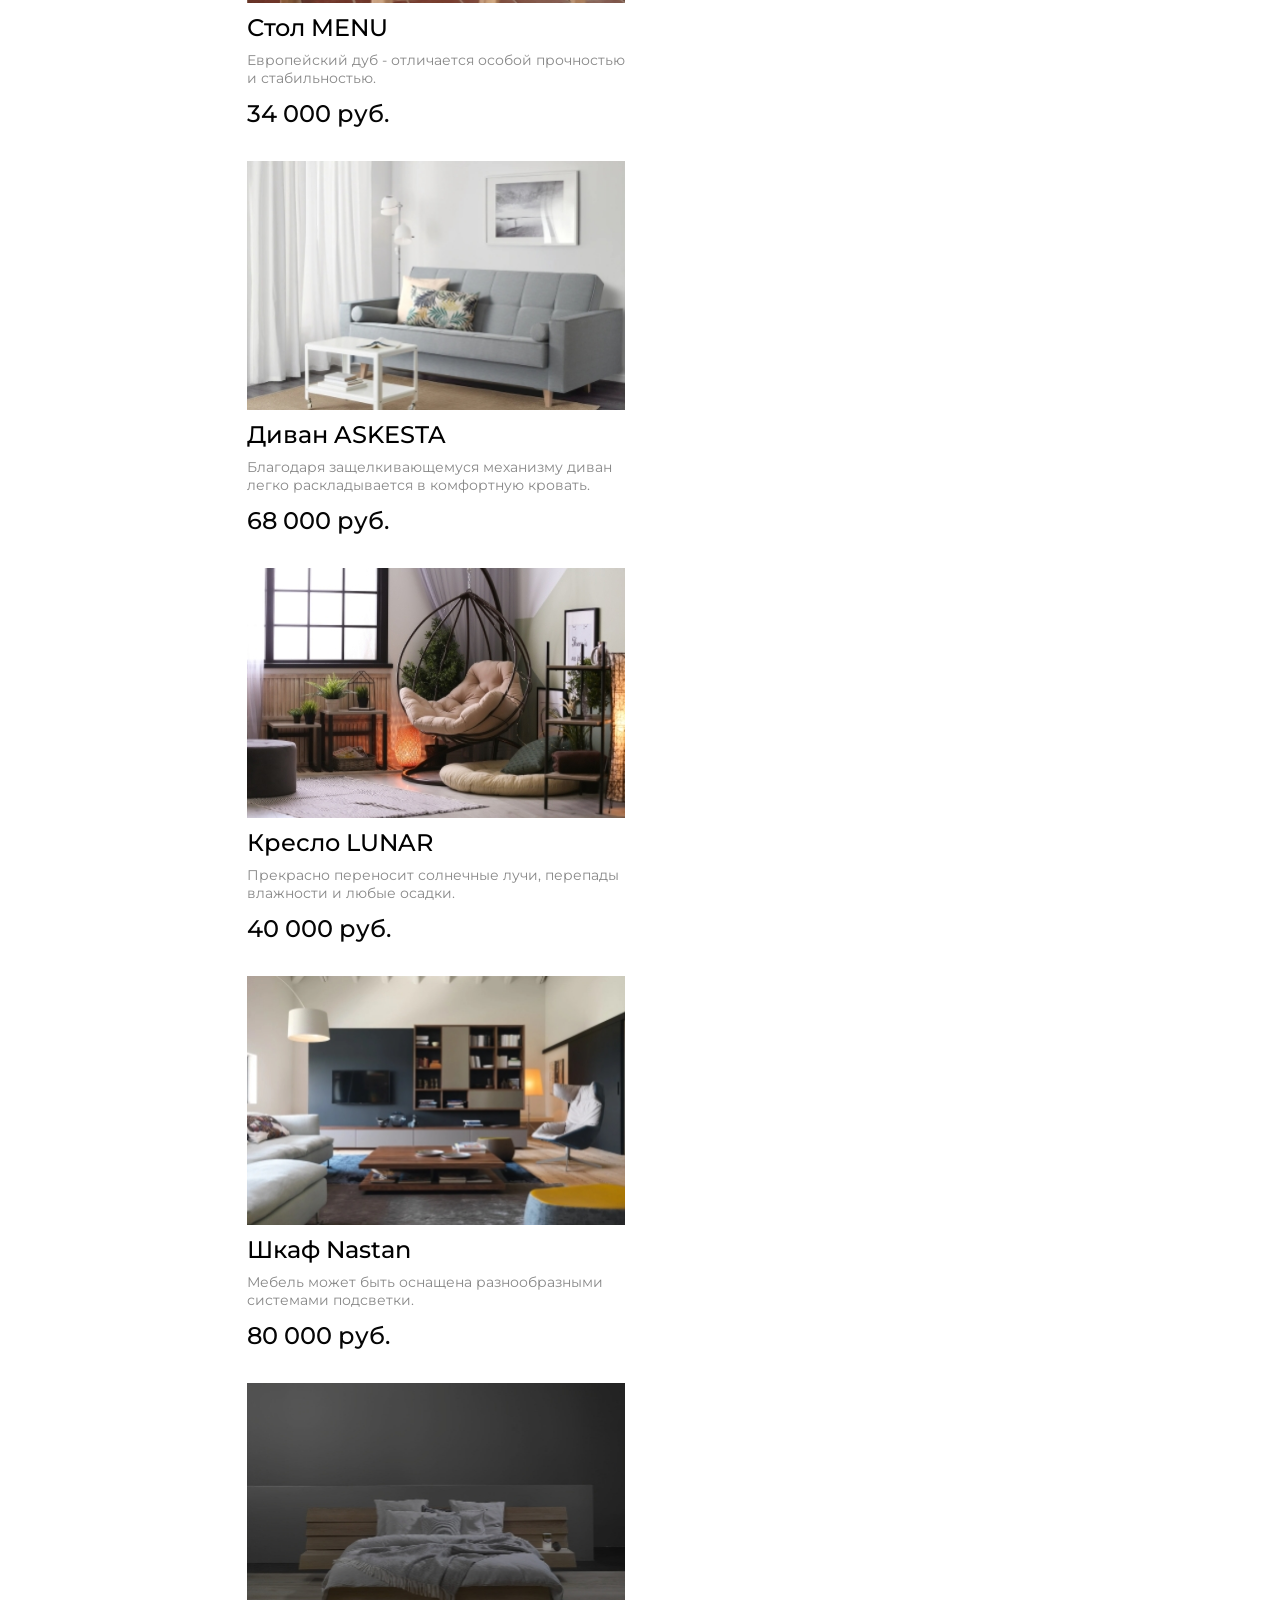
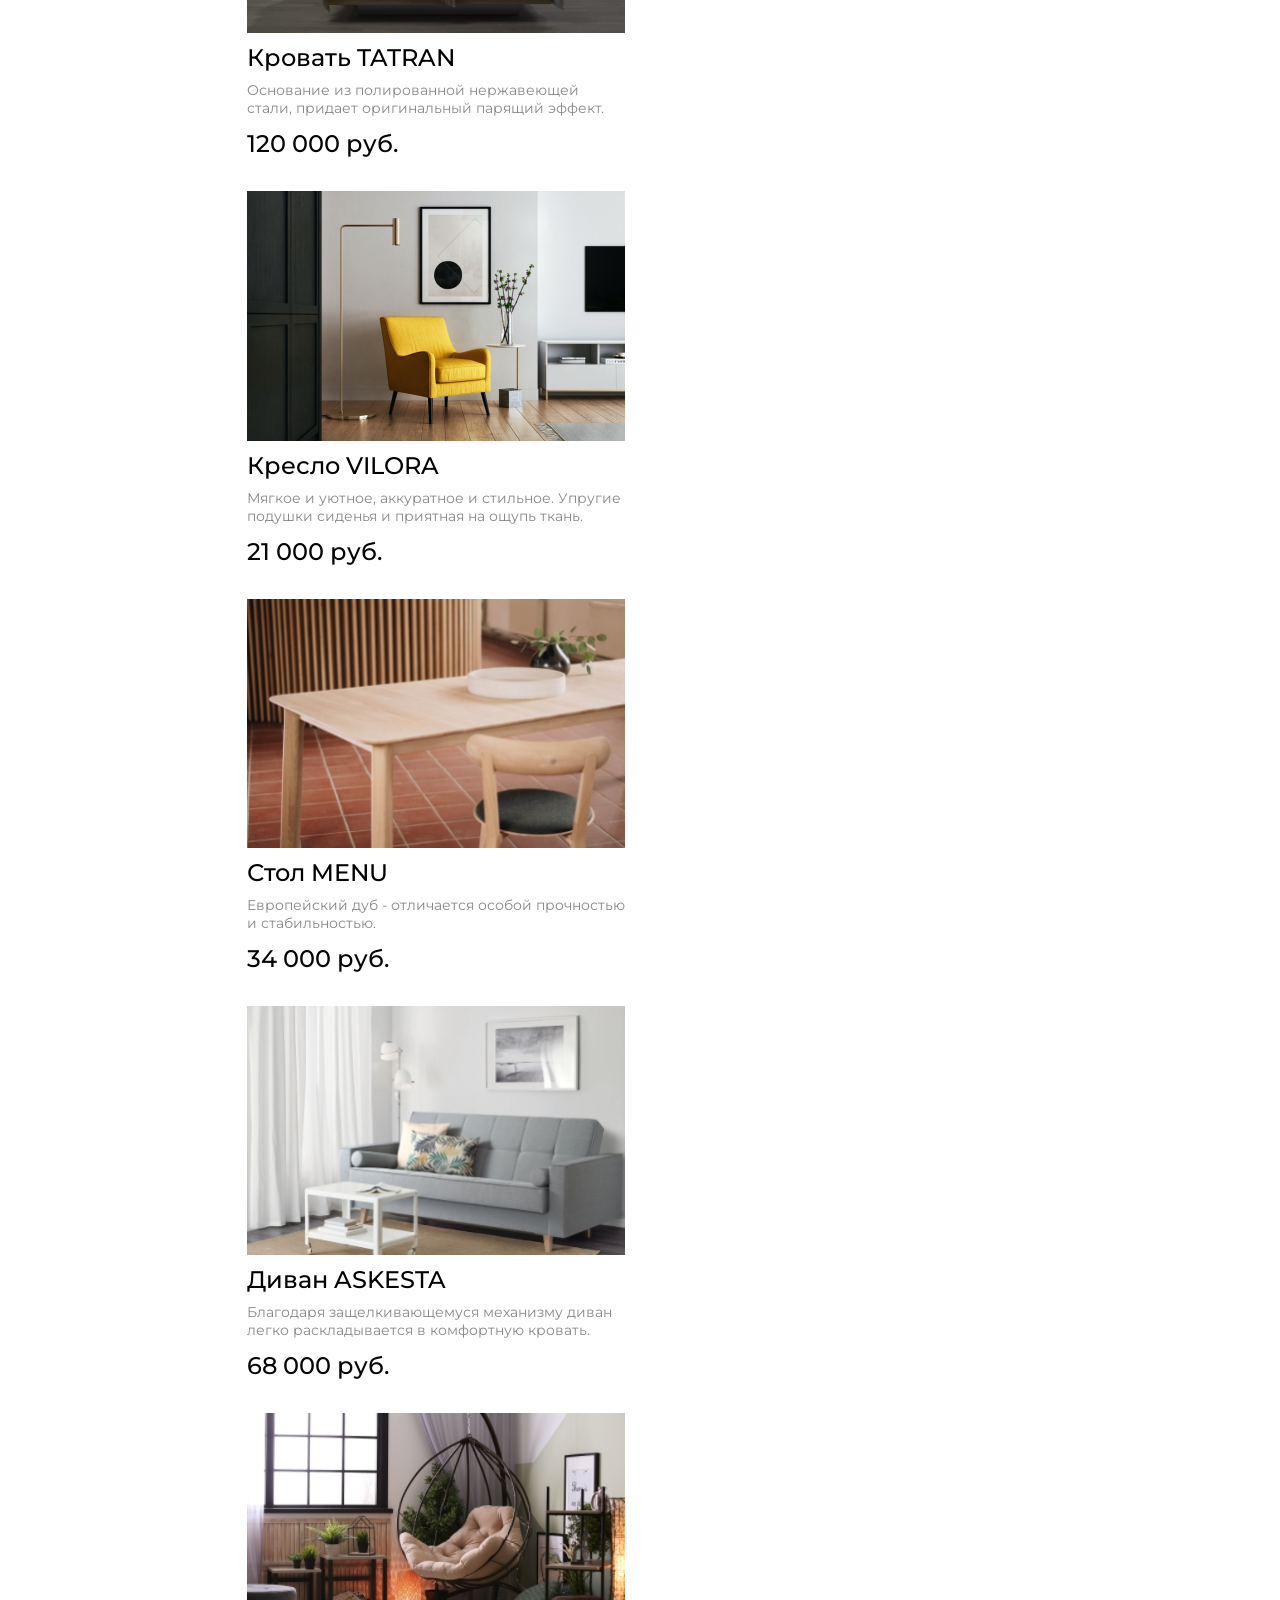
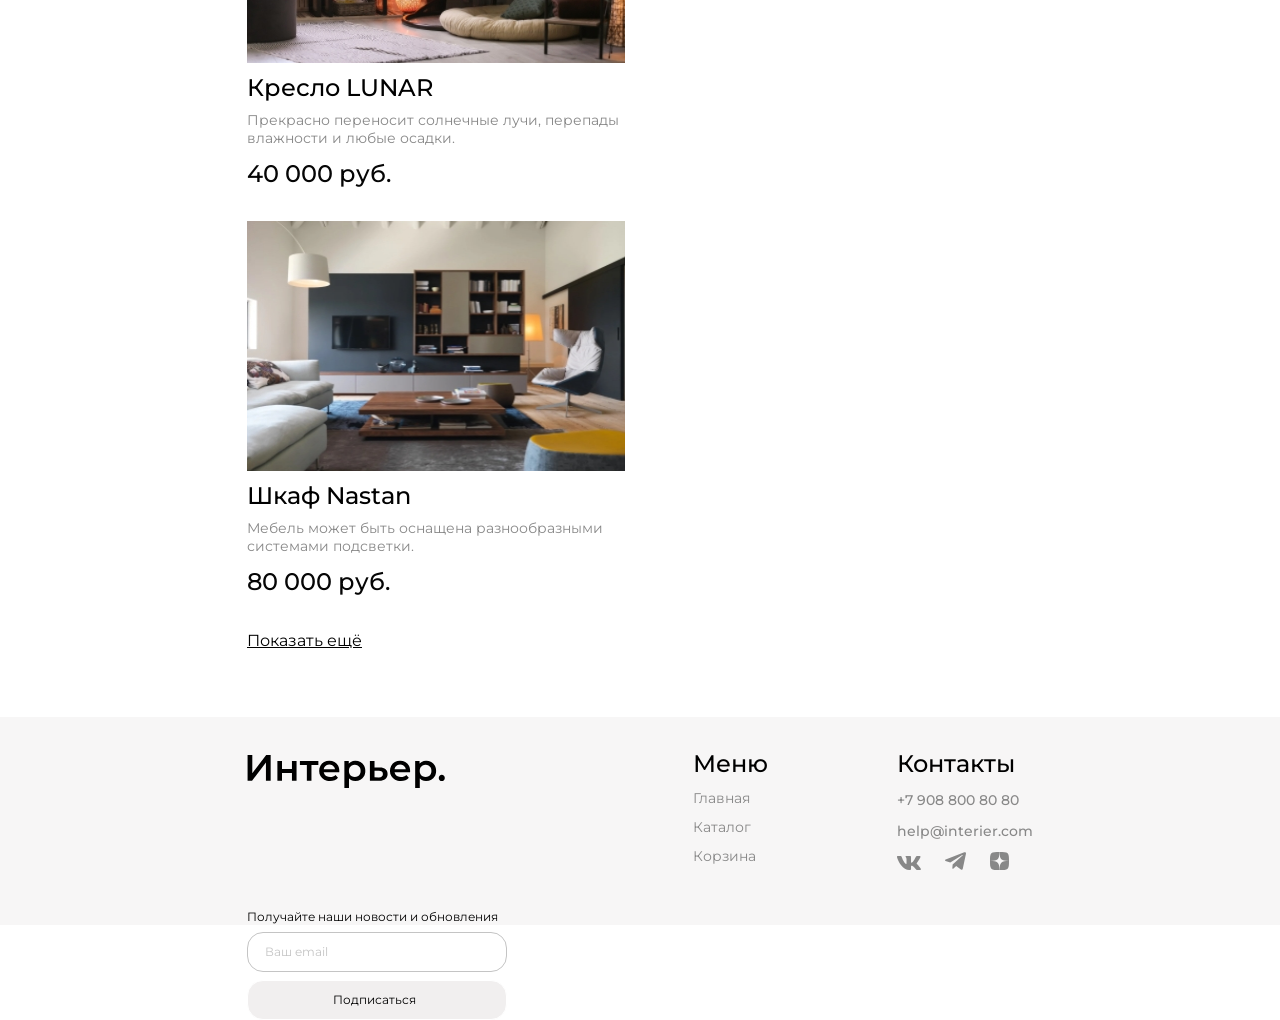
<file: catalog.html>
<!DOCTYPE html>
<html lang="en">
<head>
    <meta charset="UTF-8">
    <meta name="viewport" content="width=device-width, initial-scale=1.0">
    <link rel="preconnect" href="https://fonts.googleapis.com">
    <link rel="preconnect" href="https://fonts.gstatic.com" crossorigin>
    <link href="https://fonts.googleapis.com/css2?family=Montserrat:ital,wght@0,100..900;1,100..900&display=swap" rel="stylesheet">
    <link rel="stylesheet" href="Style.css">
    <title>Каталог</title>
</head>
<body>
    <div class="top-catalog center">
            <header class="header">
                <a href="index.html"><img class="header__logo" src="img/logo.svg" alt="logo" loading="lazy"></a>
                <input placeholder="Поиск" class="header__input" type="text">
            
            <nav class="menu">
               <ul class="menu__flex">
                    <li class="menu__marker"><a class="menu__link" href="catalog.html">Каталог</a></li>
                    <li class="menu__marker"><a class="menu__link" href="basket.html">Корзина</a></li>
               </ul>
            </nav>
            <nav class="mobile">
                <ul class="mobile__flex">
                    <li class="mobile__marker"><a href="#"><svg width="15.366211" height="15.360107" viewBox="0 0 15.3662 15.3601" fill="none" xmlns="http://www.w3.org/2000/svg" xmlns:xlink="http://www.w3.org/1999/xlink">
                        <desc>
                                Created with Pixso.
                        </desc>
                        <defs/>
                        <path id="Vector" d="M11.53 10.41C12.52 9.14 12.99 7.54 12.84 5.93C12.68 4.33 11.93 2.84 10.72 1.78C9.51 0.71 7.94 0.15 6.33 0.2C4.72 0.25 3.19 0.91 2.05 2.05C0.91 3.19 0.25 4.72 0.2 6.33C0.15 7.94 0.71 9.51 1.78 10.72C2.85 11.93 4.33 12.68 5.94 12.83C7.54 12.99 9.14 12.52 10.42 11.53L10.45 11.56L13.81 14.92C13.88 15 13.97 15.05 14.07 15.09C14.16 15.13 14.27 15.16 14.37 15.16C14.47 15.16 14.58 15.13 14.67 15.09C14.77 15.05 14.86 15 14.93 14.92C15 14.85 15.06 14.76 15.1 14.67C15.14 14.57 15.16 14.47 15.16 14.36C15.16 14.26 15.14 14.16 15.1 14.06C15.06 13.96 15 13.88 14.93 13.8L11.57 10.44C11.56 10.43 11.55 10.42 11.53 10.41ZM9.89 3.17C10.34 3.61 10.69 4.13 10.94 4.71C11.18 5.29 11.31 5.91 11.31 6.53C11.31 7.16 11.19 7.78 10.95 8.36C10.71 8.94 10.36 9.47 9.92 9.91C9.47 10.36 8.95 10.71 8.37 10.95C7.79 11.18 7.17 11.31 6.54 11.3C5.91 11.3 5.29 11.17 4.72 10.93C4.14 10.69 3.61 10.33 3.17 9.88C2.29 8.99 1.8 7.79 1.81 6.53C1.81 5.28 2.31 4.08 3.2 3.19C4.09 2.31 5.29 1.81 6.54 1.8C7.79 1.8 9 2.29 9.89 3.17Z" fill="#FFFFFF" fill-opacity="1.000000" fill-rule="evenodd"/>
                        <path id="VectorS" d="M13.04 7.14Q13.09 6.54 13.03 5.92Q12.98 5.3 12.81 4.71Q12.63 4.12 12.35 3.56Q12.07 3.01 11.69 2.53Q11.32 2.04 10.85 1.63Q10.38 1.22 9.86 0.91Q9.33 0.59 8.75 0.38Q8.16 0.17 7.55 0.07Q6.95 -0.02 6.33 0Q5.7 0.02 5.11 0.15Q4.51 0.28 3.94 0.53Q3.37 0.78 2.86 1.12Q2.35 1.47 1.91 1.91Q1.47 2.35 1.13 2.85Q0.78 3.36 0.53 3.93Q0.29 4.5 0.15 5.1Q0.02 5.7 0 6.32Q-0.02 6.95 0.07 7.55Q0.17 8.16 0.38 8.74Q0.59 9.33 0.9 9.86Q1.22 10.38 1.63 10.85Q2.04 11.32 2.53 11.69Q3.01 12.07 3.57 12.35Q4.12 12.63 4.71 12.81Q5.3 12.98 5.92 13.03Q6.54 13.09 7.15 13.03Q7.76 12.98 8.36 12.8Q8.96 12.63 9.5 12.35Q9.97 12.11 10.4 11.79L13.67 15.06Q13.74 15.13 13.82 15.19Q13.9 15.24 13.99 15.28Q14.08 15.32 14.18 15.34Q14.27 15.36 14.37 15.36Q14.47 15.36 14.56 15.34Q14.66 15.32 14.75 15.28Q14.84 15.24 14.92 15.19Q15 15.13 15.07 15.06Q15.14 14.99 15.19 14.91Q15.25 14.83 15.29 14.74Q15.32 14.65 15.34 14.56Q15.36 14.46 15.36 14.36Q15.36 14.26 15.34 14.17Q15.32 14.07 15.29 13.98Q15.25 13.89 15.19 13.81Q15.14 13.73 15.07 13.66L11.8 10.39Q12.11 9.96 12.35 9.5Q12.63 8.95 12.8 8.35Q12.98 7.75 13.04 7.14ZM11.53 10.41C12.52 9.14 12.99 7.54 12.84 5.93C12.68 4.33 11.93 2.84 10.72 1.78C9.51 0.71 7.94 0.15 6.33 0.2C4.72 0.25 3.19 0.91 2.05 2.05C0.91 3.19 0.25 4.72 0.2 6.33C0.15 7.94 0.71 9.51 1.78 10.72C2.85 11.93 4.33 12.68 5.94 12.83C7.54 12.99 9.14 12.52 10.42 11.53L10.45 11.56L13.81 14.92C13.88 15 13.97 15.05 14.07 15.09C14.16 15.13 14.27 15.16 14.37 15.16C14.47 15.16 14.58 15.13 14.67 15.09C14.77 15.05 14.86 15 14.93 14.92C15 14.85 15.06 14.76 15.1 14.67C15.14 14.57 15.16 14.47 15.16 14.36C15.16 14.26 15.14 14.16 15.1 14.06C15.06 13.96 15 13.88 14.93 13.8L11.57 10.44C11.56 10.43 11.55 10.42 11.53 10.41ZM9.89 3.17C10.34 3.61 10.69 4.13 10.94 4.71C11.18 5.29 11.31 5.91 11.31 6.53C11.31 7.16 11.19 7.78 10.95 8.36C10.71 8.94 10.36 9.47 9.92 9.91C9.47 10.36 8.95 10.71 8.37 10.95C7.79 11.18 7.17 11.31 6.54 11.3C5.91 11.3 5.29 11.17 4.72 10.93C4.14 10.69 3.61 10.33 3.17 9.88C2.29 8.99 1.8 7.79 1.81 6.53C1.81 5.28 2.31 4.08 3.2 3.19C4.09 2.31 5.29 1.81 6.54 1.8C7.79 1.8 9 2.29 9.89 3.17ZM10.33 4Q10.58 4.37 10.75 4.79Q10.93 5.21 11.02 5.64Q11.11 6.08 11.11 6.54Q11.11 6.99 11.03 7.43Q10.94 7.87 10.77 8.29Q10.59 8.71 10.35 9.08Q10.1 9.45 9.78 9.77Q9.46 10.09 9.08 10.34Q8.71 10.59 8.29 10.76Q7.87 10.93 7.43 11.02Q7 11.11 6.54 11.1Q6.09 11.1 5.65 11.01Q5.21 10.92 4.79 10.75Q4.37 10.57 4 10.32Q3.64 10.07 3.32 9.74Q3 9.42 2.76 9.05Q2.52 8.69 2.35 8.27Q2.18 7.85 2.09 7.42Q2.01 6.99 2.01 6.54Q2.01 6.08 2.1 5.65Q2.19 5.22 2.36 4.8Q2.53 4.39 2.78 4.02Q3.02 3.65 3.34 3.34Q3.66 3.02 4.03 2.77Q4.39 2.53 4.81 2.35Q5.23 2.18 5.66 2.09Q6.09 2.01 6.54 2Q6.99 2 7.42 2.09Q7.86 2.17 8.28 2.34Q8.69 2.51 9.06 2.75Q9.43 2.99 9.75 3.31Q10.07 3.63 10.33 4Z" fill="#FFFFFF" fill-opacity="1.000000" fill-rule="evenodd"/>
                    </svg>
                    </a></li>
                    <li class="mobile__marker"><a href="catalog.html"><svg width="19.199463" height="19.199951" viewBox="0 0 19.1995 19.2" fill="none" xmlns="http://www.w3.org/2000/svg" xmlns:xlink="http://www.w3.org/1999/xlink">
                        <desc>
                                Created with Pixso.
                        </desc>
                        <defs/>
                        <rect id="Rectangle46" width="4.571429" height="4.571429" fill="#FFFFFF" fill-opacity="1.000000"/>
                        <rect id="Rectangle41" y="7.314209" width="4.571429" height="4.571429" fill="#FFFFFF" fill-opacity="1.000000"/>
                        <rect id="Rectangle47" y="14.628540" width="4.571429" height="4.571428" fill="#FFFFFF" fill-opacity="1.000000"/>
                        <rect id="Rectangle48" x="7.313477" y="7.314209" width="4.571429" height="4.571429" fill="#FFFFFF" fill-opacity="1.000000"/>
                        <rect id="Rectangle45" x="7.313477" y="14.628540" width="4.571429" height="4.571428" fill="#FFFFFF" fill-opacity="1.000000"/>
                        <rect id="Rectangle49" x="7.313477" width="4.571429" height="4.571429" fill="#FFFFFF" fill-opacity="1.000000"/>
                        <rect id="Rectangle42" x="14.627930" y="7.314209" width="4.571428" height="4.571429" fill="#FFFFFF" fill-opacity="1.000000"/>
                        <rect id="Rectangle44" x="14.627930" y="14.628540" width="4.571428" height="4.571428" fill="#FFFFFF" fill-opacity="1.000000"/>
                        <rect id="Rectangle43" x="14.627930" width="4.571428" height="4.571429" fill="#FFFFFF" fill-opacity="1.000000"/>
                    </svg>
                    </a></li>
                    <li class="mobile__marker"><a href="basket.html"><svg width="25.000000" height="25.000000" viewBox="0 0 25 25" fill="none" xmlns="http://www.w3.org/2000/svg" xmlns:xlink="http://www.w3.org/1999/xlink">
                        <desc>
                                Created with Pixso.
                        </desc>
                        <defs>
                            <clipPath id="clip310_618">
                                <rect id="jam:shopping-cart" rx="0.000000" width="24.000000" height="24.000000" transform="matrix(-1 0 0 1 25.5 0.5)" fill="white" fill-opacity="0"/>
                            </clipPath>
                        </defs>
                        <rect id="jam:shopping-cartB" rx="0.000000" width="24.000000" height="24.000000" transform="matrix(-1 0 0 1 25.5 0.5)" fill="#FFFFFF" fill-opacity="0"/>
                        <g clip-path="url(#clip310_618)">
                            <path id="VectorB" d="M14.58 20.83C15.13 20.83 15.66 20.61 16.05 20.22C16.44 19.83 16.66 19.3 16.66 18.75C16.66 18.19 16.44 17.66 16.05 17.27C15.66 16.88 15.13 16.66 14.58 16.66C14.03 16.66 13.5 16.88 13.11 17.27C12.71 17.66 12.5 18.19 12.5 18.75C12.5 19.3 12.71 19.83 13.11 20.22C13.5 20.61 14.03 20.83 14.58 20.83ZM7.29 20.83C7.84 20.83 8.37 20.61 8.76 20.22C9.15 19.83 9.37 19.3 9.37 18.75C9.37 18.19 9.15 17.66 8.76 17.27C8.37 16.88 7.84 16.66 7.29 16.66C6.73 16.66 6.2 16.88 5.81 17.27C5.42 17.66 5.2 18.19 5.2 18.75C5.2 19.3 5.42 19.83 5.81 20.22C6.2 20.61 6.73 20.83 7.29 20.83ZM20.87 6.16C21.13 6.16 21.37 6.05 21.56 5.86C21.74 5.67 21.84 5.42 21.84 5.16C21.84 4.9 21.74 4.65 21.56 4.47C21.37 4.28 21.13 4.17 20.87 4.16L19.67 4.16C18.73 4.16 17.92 4.81 17.71 5.73L16.41 11.61C16.2 12.52 15.39 13.18 14.45 13.18L6.63 13.18L5.12 7.17L14.86 7.17C15.12 7.15 15.36 7.04 15.54 6.86C15.72 6.67 15.82 6.42 15.82 6.16C15.82 5.91 15.72 5.66 15.54 5.47C15.36 5.29 15.12 5.18 14.86 5.16L5.12 5.16C4.82 5.16 4.52 5.23 4.25 5.37C3.97 5.5 3.73 5.69 3.54 5.93C3.36 6.17 3.23 6.45 3.16 6.75C3.1 7.05 3.11 7.36 3.18 7.65L4.68 13.66C4.79 14.1 5.04 14.48 5.39 14.76C5.75 15.03 6.18 15.18 6.63 15.18L14.45 15.18C15.36 15.18 16.25 14.87 16.96 14.3C17.67 13.73 18.17 12.93 18.36 12.04L19.67 6.16L20.87 6.16Z" fill="#FFFFFF" fill-opacity="1.000000" fill-rule="nonzero"/>
                        </g>
                    </svg>
                    </a></li>
                </ul>
            </nav>
        </header>
        <div class="heading">
            <h1 class="heading__catalog">Каталог</h1>
        </div>
    </div>

<div class="line center">
            <nav class="line__link-ctg">
                    <a class="line__link" href="index.html">Главная</a>
                    <span class="line__link line__link_margin">/</span>
                    <a class="line__link" href="catalog.html">Каталог товаров</a>
            </nav>
            <nav class="filter">
                <button class="filter__line-filter">Фильтрация</button>
                <form class="filtering-form" action="#" method="get">
                    <div class="conteiner">
                    <div class="content">
                        <div class="delivery">
                            <fieldset class="delivery__time">
                                <legend class="delivery__heading-time">Сроки доставки</legend>
                                <div class="delivery__conteiner delivery__conteiner_flex">
                                    <input class="delivery__input delivery__input_activ" type="radio" name="delivery-time" id="any" value="any" checked >
                                    <label class="delivery__label delivery__label_indent " for="any">Неважно</label>
                                </div>
                                <div class="delivery__conteiner delivery__conteiner_flex">
                                    <input class="delivery__input delivery__input_activ" type="radio" name="delivery-time" id="today" value="today">
                                    <label class="delivery__label delivery__label_indent" for="today">Сегодня</label>
                                </div>
                                <div class="delivery__conteiner delivery__conteiner_flex">
                                    <input class="delivery__input delivery__input_activ" type="radio" name="delivery-time" id="tomorrow" value="today">
                                    <label class="delivery__label delivery__label_indent" for="tomorrow">Завтра</label>
                                </div>
                                <div class="delivery__conteiner delivery__conteiner_flex">
                                    <input class="delivery__input delivery__input_activ" type="radio" name="delivery-time" id="three-days" value="today">
                                    <label class="delivery__label delivery__label_indent" for="three-days">До 3 дней</label>
                                </div>
                                <div class="delivery__conteiner delivery__conteiner_flex">
                                    <input class="delivery__input delivery__input_activ" type="radio" name="delivery-time" id="seven-days" value="today">
                                    <label class="delivery__label delivery__label_indent" for="seven-days">До 7 дней</label>
                                </div>
                            </fieldset>
                            <fieldset class="delivery__price">
                                <legend class="delivery__heading-price">Цена</legend>
                                <div class="range">
                                    <label class="range__label" for="range-price">от <span class="range__label--indent">0 руб.</span>  до 100000 руб.</label>
                                    <div class="range__slider">
                                        <input class="range__input range__input_min" type="range" name="range_1" min="1" id="range-price" max="100000" value="1">
                                        <input class="range__input range__input_max" type="range" name="range_1" min="1" id="range-price-max" max="100000" value="100000">
                                    </div>
                                </div>
                            </fieldset>
                            <fieldset class="delivery__color">
                                <legend class="delivery__color-heading">Цвет</legend>
                                <div class="delivery__color-checkbox">
                                    <input class="delivery__color-input" type="checkbox"  id="color-white">
                                    <label class="delivery__color-label delivery__color-label_white" for="color-white"></label>
                                </div>
                                <div class="delivery__color-checkbox">
                                    <input class="delivery__color-input" type="checkbox"  id="color-black">
                                    <label class="delivery__color-label delivery__color-label_black" for="color-black"></label>
                                </div>
                                <div class="delivery__color-checkbox">
                                    <input class="delivery__color-input" type="checkbox"  id="color-gray">
                                    <label class="delivery__color-label delivery__color-label_gray" for="color-gray"></label>
                                </div>
                                <div class="delivery__color-checkbox">
                                    <input class="delivery__color-input" type="checkbox"  id="color-red">
                                    <label class="delivery__color-label delivery__color-label_red" for="color-red"></label>
                                </div>
                                <div class="delivery__color-checkbox">
                                    <input class="delivery__color-input" type="checkbox" id="color-orange">
                                    <label class="delivery__color-label delivery__color-label_orage" for="color-orange"></label>
                                </div>
                                <div class="delivery__color-checkbox">
                                    <input class="delivery__color-input" type="checkbox" id="color-yellow">
                                    <label class="delivery__color-label delivery__color-label_yellow" for="color-yellow"></label>
                                </div>
                                <div class="delivery__color-checkbox">
                                    <input class="delivery__color-input" type="checkbox" id="color-green">
                                    <label class="delivery__color-label delivery__color-label_green" for="color-green"></label>
                                </div>
                                <div class="delivery__color-checkbox">
                                    <input class="delivery__color-input" type="checkbox" id="color-Caribbean-Green">
                                    <label class="delivery__color-label delivery__color-label_Caribean-Green" for="color-Caribbean-Green"></label>
                                </div>
                                <div class="delivery__color-checkbox">
                                    <input class="delivery__color-input" type="checkbox" id="color-blues">
                                    <label class="delivery__color-label delivery__color-label_blues" for="color-blues"></label>
                                </div>
                                <div class="delivery__color-checkbox">
                                    <input class="delivery__color-input" type="checkbox" id="color-blue">
                                    <label class="delivery__color-label delivery__color-label_blue" for="color-blue"></label>
                                </div>
                                <div class="delivery__color-checkbox">
                                    <input class="delivery__color-input" type="checkbox" id="color-purple">
                                    <label class="delivery__color-label delivery__color-label_purple" for="color-purple"></label>
                                </div>
                                <div class="delivery__color-checkbox">
                                    <input class="delivery__color-input" type="checkbox" id="color-Purple-eggplant">
                                    <label class="delivery__color-label delivery__color-label_Purple-eggplant" for="color-Purple-eggplant"></label>
                                </div>
                                <div class="delivery__color-checkbox">
                                    <input class="delivery__color-input" type="checkbox" id="color-Bright-purple">
                                    <label class="delivery__color-label delivery__color-label_Bright-purple" for="color-Bright-purple"></label>
                                </div>
                                <div class="delivery__color-checkbox">
                                    <input class="delivery__color-input" type="checkbox" id="color-pink">
                                    <label class="delivery__color-label delivery__color-label_pink" for="color-pink"></label>
                                </div>
                            </fieldset>
                        </div>
                        <div class="type">
                            <fieldset class="type__room">
                                <legend class="type__heading">Тип комнаты</legend>
                                <div>
                                    <input class="type__input" type="checkbox" name="type" id="kitchen" value="kitchen">
                                    <label class="type__label type__label_flex" for="kitchen">Кухня и столовая</label>
                                </div>
                                <div>
                                    <input class="type__input" type="checkbox" name="type" id="Bathroom" value="Bathroom">
                                    <label class="type__label type__label_flex" for="Bathroom">Ванная комната</label>
                                </div>
                                <div>
                                    <input class="type__input" type="checkbox" name="type" id="Children's-room" value="Children's-room">
                                    <label class="type__label type__label_flex" for="Children's-room">Детская комната</label>
                                </div>
                                <div>
                                    <input class="type__input" type="checkbox" name="type" id="Home-office" value="Home-office">
                                    <label class="type__label type__label_flex" for="Home-office">Домашний офис</label>
                                </div>
                                <div>
                                    <input class="type__input" type="checkbox" name="type" id="Living-room" value="Living-room">
                                    <label class="type__label type__label_flex" for="Living-room">Гостиная</label>
                                </div>
                                <div>
                                    <input class="type__input" type="checkbox" name="type" id="Hallway" value="Hallway">
                                    <label class="type__label type__label_flex" for="Hallway">Прихожая</label>
                                </div>
                                <div>
                                    <input class="type__input" type="checkbox" name="type" id="Bedroom" value="Bedroom">
                                    <label class="type__label type__label_flex" for="Bedroom">Спальня</label>
                                </div>
                                <div>
                                    <input class="type__input" type="checkbox" name="type" id="Wardrobe" value="Wardrobe">
                                    <label class="type__label type__label_flex" for="Wardrobe">Гардероб</label>
                                </div>
                                <div>
                                    <input class="type__input" type="checkbox" name="type" id="Country-house" value="Country-house">
                                    <label class="type__label type__label_flex" for="Country-house">Дача</label>
                                </div>
                                <div>
                                    <input class="type__input" type="checkbox" name="type" id="Light" value="Light">
                                    <label class="type__label type__label_flex" for="Light">Свет</label>
                                </div>
                            </fieldset>
                        </div>
                    </div>
                        <button class="filtering-form__button filtering-form__button_act">Применить</button>
                    </div>
                </form> 
                <select class="filter__line-popular">
                    <option value="popular">По популярности</option>
                    <option value="new">Сначала новые...</option>
                </select>
            </nav>
</div>

<div class="ctg-product center">
            <article class="product-card">
                <img class="product-card__img" src="img/CtgTatran.jpg.jpeg" alt="TATRAN">
                <h3 class="product-card__heading">Кровать TATRAN</h3>
                <p class="product-card__description">Основание из полированной нержавеющей стали, придает оригинальный парящий эффект.</p>
                <p class="product-card__price">120 000 руб.</p>
                <div class="card-icons">
            <a href="#"><svg width="20" height="22" viewBox="0 0 20 22" fill="none" xmlns="http://www.w3.org/2000/svg">
                <path d="M5 7V5C5 3.67916 5.07093 1.93397 6 1C6.92908 0.0660251 8.68609 0 10 0C11.3139 0 13.0709 0.0660251 14 1C14.9291 1.93397 15 3.67916 15 5V7H18C18.2628 7 18.8142 6.81321 19 7C19.1858 7.18679 19 7.73583 19 8V20C19 20.2642 19.1858 20.8132 19 21C18.8142 21.1868 18.2628 21 18 21H2C1.73722 21 1.18582 21.1868 1 21C0.814189 20.8132 1 20.2642 1 20V8C1 7.73583 0.814189 7.18679 1 7C1.18582 6.81321 1.73722 7 2 7H5ZM5 9H3V19H17V9H15V11H13V9H7V11H5V9ZM7 7H13V5C13 4.2075 12.5575 3.56038 12 3C11.4426 2.43962 10.7884 2 10 2C9.21166 2 8.55745 2.43962 8 3C7.44256 3.56038 7 4.2075 7 5V7Z" fill="#C4C4C4"/>
                </svg>
                </a>
            <a href="#"><svg width="20" height="18" viewBox="0 0 20 18" fill="none" xmlns="http://www.w3.org/2000/svg">
                <path d="M9.99999 18C9.35499 17.428 8.62599 16.833 7.85499 16.2H7.84499C5.12999 13.98 2.05299 11.468 0.693992 8.458C0.24751 7.49973 0.0108963 6.45713 -1.91116e-05 5.4C-0.00300091 3.94949 0.578763 2.55899 1.6138 1.54277C2.64884 0.526552 4.04978 -0.0296027 5.49999 2.75695e-06C6.68062 0.00186756 7.83583 0.343084 8.82799 0.983003C9.26396 1.26597 9.65841 1.60826 9.99999 2C10.3435 1.6098 10.738 1.26771 11.173 0.983003C12.1647 0.342957 13.3197 0.00172131 14.5 2.75695e-06C15.9502 -0.0296027 17.3511 0.526552 18.3862 1.54277C19.4212 2.55899 20.003 3.94949 20 5.4C19.9898 6.45882 19.7532 7.5032 19.306 8.463C17.947 11.473 14.871 13.984 12.156 16.2L12.146 16.208C11.374 16.837 10.646 17.432 10.001 18.008L9.99999 18ZM5.49999 2C4.5685 1.98835 3.67006 2.34485 2.99999 2.992C2.35438 3.62617 1.99355 4.49505 1.99991 5.4C2.01132 6.1705 2.18582 6.92985 2.51199 7.628C3.1535 8.92671 4.0191 10.1021 5.06899 11.1C6.05999 12.1 7.19999 13.068 8.18599 13.882C8.45899 14.107 8.73699 14.334 9.01499 14.561L9.18999 14.704C9.45699 14.922 9.73299 15.148 9.99999 15.37L10.013 15.358L10.019 15.353H10.025L10.034 15.346H10.039H10.044L10.062 15.331L10.103 15.298L10.11 15.292L10.121 15.284H10.127L10.136 15.276L10.8 14.731L10.974 14.588C11.255 14.359 11.533 14.132 11.806 13.907C12.792 13.093 13.933 12.126 14.924 11.121C15.974 10.1236 16.8397 8.94852 17.481 7.65C17.8131 6.9458 17.9901 6.17851 18 5.4C18.0042 4.49784 17.6435 3.6323 17 3C16.3312 2.34992 15.4326 1.99049 14.5 2C13.3619 1.99033 12.2739 2.46737 11.51 3.311L9.99999 5.051L8.48999 3.311C7.72606 2.46737 6.63807 1.99033 5.49999 2Z" fill="#C4C4C4"/>
                </svg>
                </a>
        </div>
            </article>

            <article class="product-card">
                <img class="product-card__img" src="img/product1.jpg" alt="VILORA">
                <h3 class="product-card__heading">Кресло VILORA</h3>
                <p class="product-card__description">Мягкое и уютное, аккуратное и стильное. Упругие подушки сиденья и приятная на ощупь ткань.</p>
                <p class="product-card__price">21 000 руб.</p>
                <div class="card-icons">
            <a href="#"><svg width="20" height="22" viewBox="0 0 20 22" fill="none" xmlns="http://www.w3.org/2000/svg">
                <path d="M5 7V5C5 3.67916 5.07093 1.93397 6 1C6.92908 0.0660251 8.68609 0 10 0C11.3139 0 13.0709 0.0660251 14 1C14.9291 1.93397 15 3.67916 15 5V7H18C18.2628 7 18.8142 6.81321 19 7C19.1858 7.18679 19 7.73583 19 8V20C19 20.2642 19.1858 20.8132 19 21C18.8142 21.1868 18.2628 21 18 21H2C1.73722 21 1.18582 21.1868 1 21C0.814189 20.8132 1 20.2642 1 20V8C1 7.73583 0.814189 7.18679 1 7C1.18582 6.81321 1.73722 7 2 7H5ZM5 9H3V19H17V9H15V11H13V9H7V11H5V9ZM7 7H13V5C13 4.2075 12.5575 3.56038 12 3C11.4426 2.43962 10.7884 2 10 2C9.21166 2 8.55745 2.43962 8 3C7.44256 3.56038 7 4.2075 7 5V7Z" fill="#C4C4C4"/>
                </svg>
                </a>
            <a href="#"><svg width="20" height="18" viewBox="0 0 20 18" fill="none" xmlns="http://www.w3.org/2000/svg">
                <path d="M9.99999 18C9.35499 17.428 8.62599 16.833 7.85499 16.2H7.84499C5.12999 13.98 2.05299 11.468 0.693992 8.458C0.24751 7.49973 0.0108963 6.45713 -1.91116e-05 5.4C-0.00300091 3.94949 0.578763 2.55899 1.6138 1.54277C2.64884 0.526552 4.04978 -0.0296027 5.49999 2.75695e-06C6.68062 0.00186756 7.83583 0.343084 8.82799 0.983003C9.26396 1.26597 9.65841 1.60826 9.99999 2C10.3435 1.6098 10.738 1.26771 11.173 0.983003C12.1647 0.342957 13.3197 0.00172131 14.5 2.75695e-06C15.9502 -0.0296027 17.3511 0.526552 18.3862 1.54277C19.4212 2.55899 20.003 3.94949 20 5.4C19.9898 6.45882 19.7532 7.5032 19.306 8.463C17.947 11.473 14.871 13.984 12.156 16.2L12.146 16.208C11.374 16.837 10.646 17.432 10.001 18.008L9.99999 18ZM5.49999 2C4.5685 1.98835 3.67006 2.34485 2.99999 2.992C2.35438 3.62617 1.99355 4.49505 1.99991 5.4C2.01132 6.1705 2.18582 6.92985 2.51199 7.628C3.1535 8.92671 4.0191 10.1021 5.06899 11.1C6.05999 12.1 7.19999 13.068 8.18599 13.882C8.45899 14.107 8.73699 14.334 9.01499 14.561L9.18999 14.704C9.45699 14.922 9.73299 15.148 9.99999 15.37L10.013 15.358L10.019 15.353H10.025L10.034 15.346H10.039H10.044L10.062 15.331L10.103 15.298L10.11 15.292L10.121 15.284H10.127L10.136 15.276L10.8 14.731L10.974 14.588C11.255 14.359 11.533 14.132 11.806 13.907C12.792 13.093 13.933 12.126 14.924 11.121C15.974 10.1236 16.8397 8.94852 17.481 7.65C17.8131 6.9458 17.9901 6.17851 18 5.4C18.0042 4.49784 17.6435 3.6323 17 3C16.3312 2.34992 15.4326 1.99049 14.5 2C13.3619 1.99033 12.2739 2.46737 11.51 3.311L9.99999 5.051L8.48999 3.311C7.72606 2.46737 6.63807 1.99033 5.49999 2Z" fill="#C4C4C4"/>
                </svg>
                </a>
        </div>
            </article>

            <article class="product-card">
                <img class="product-card__img" src="img/CtgMenu.jpg.jpeg" alt="Menu">
                <h3 class="product-card__heading">Стол MENU</h3>
                <p class="product-card__description">Европейский дуб - отличается особой прочностью и стабильностью.</p>
                <p class="product-card__price">34 000 руб.</p>
                <div class="card-icons">
            <a href="#"><svg width="20" height="22" viewBox="0 0 20 22" fill="none" xmlns="http://www.w3.org/2000/svg">
                <path d="M5 7V5C5 3.67916 5.07093 1.93397 6 1C6.92908 0.0660251 8.68609 0 10 0C11.3139 0 13.0709 0.0660251 14 1C14.9291 1.93397 15 3.67916 15 5V7H18C18.2628 7 18.8142 6.81321 19 7C19.1858 7.18679 19 7.73583 19 8V20C19 20.2642 19.1858 20.8132 19 21C18.8142 21.1868 18.2628 21 18 21H2C1.73722 21 1.18582 21.1868 1 21C0.814189 20.8132 1 20.2642 1 20V8C1 7.73583 0.814189 7.18679 1 7C1.18582 6.81321 1.73722 7 2 7H5ZM5 9H3V19H17V9H15V11H13V9H7V11H5V9ZM7 7H13V5C13 4.2075 12.5575 3.56038 12 3C11.4426 2.43962 10.7884 2 10 2C9.21166 2 8.55745 2.43962 8 3C7.44256 3.56038 7 4.2075 7 5V7Z" fill="#C4C4C4"/>
                </svg>
                </a>
            <a href="#"><svg width="20" height="18" viewBox="0 0 20 18" fill="none" xmlns="http://www.w3.org/2000/svg">
                <path d="M9.99999 18C9.35499 17.428 8.62599 16.833 7.85499 16.2H7.84499C5.12999 13.98 2.05299 11.468 0.693992 8.458C0.24751 7.49973 0.0108963 6.45713 -1.91116e-05 5.4C-0.00300091 3.94949 0.578763 2.55899 1.6138 1.54277C2.64884 0.526552 4.04978 -0.0296027 5.49999 2.75695e-06C6.68062 0.00186756 7.83583 0.343084 8.82799 0.983003C9.26396 1.26597 9.65841 1.60826 9.99999 2C10.3435 1.6098 10.738 1.26771 11.173 0.983003C12.1647 0.342957 13.3197 0.00172131 14.5 2.75695e-06C15.9502 -0.0296027 17.3511 0.526552 18.3862 1.54277C19.4212 2.55899 20.003 3.94949 20 5.4C19.9898 6.45882 19.7532 7.5032 19.306 8.463C17.947 11.473 14.871 13.984 12.156 16.2L12.146 16.208C11.374 16.837 10.646 17.432 10.001 18.008L9.99999 18ZM5.49999 2C4.5685 1.98835 3.67006 2.34485 2.99999 2.992C2.35438 3.62617 1.99355 4.49505 1.99991 5.4C2.01132 6.1705 2.18582 6.92985 2.51199 7.628C3.1535 8.92671 4.0191 10.1021 5.06899 11.1C6.05999 12.1 7.19999 13.068 8.18599 13.882C8.45899 14.107 8.73699 14.334 9.01499 14.561L9.18999 14.704C9.45699 14.922 9.73299 15.148 9.99999 15.37L10.013 15.358L10.019 15.353H10.025L10.034 15.346H10.039H10.044L10.062 15.331L10.103 15.298L10.11 15.292L10.121 15.284H10.127L10.136 15.276L10.8 14.731L10.974 14.588C11.255 14.359 11.533 14.132 11.806 13.907C12.792 13.093 13.933 12.126 14.924 11.121C15.974 10.1236 16.8397 8.94852 17.481 7.65C17.8131 6.9458 17.9901 6.17851 18 5.4C18.0042 4.49784 17.6435 3.6323 17 3C16.3312 2.34992 15.4326 1.99049 14.5 2C13.3619 1.99033 12.2739 2.46737 11.51 3.311L9.99999 5.051L8.48999 3.311C7.72606 2.46737 6.63807 1.99033 5.49999 2Z" fill="#C4C4C4"/>
                </svg>
                </a>
        </div>
            </article>

            <article class="product-card">
                <img class="product-card__img" src="img/CtgAskesta.jpeg" alt="ASKESTA">
                <h3 class="product-card__heading">Диван ASKESTA</h3>
                <p class="product-card__description">Благодаря защелкивающемуся механизму диван легко раскладывается в комфортную кровать.</p>
                <p class="product-card__price">68 000 руб.</p>
                <div class="card-icons">
            <a href="#"><svg width="20" height="22" viewBox="0 0 20 22" fill="none" xmlns="http://www.w3.org/2000/svg">
                <path d="M5 7V5C5 3.67916 5.07093 1.93397 6 1C6.92908 0.0660251 8.68609 0 10 0C11.3139 0 13.0709 0.0660251 14 1C14.9291 1.93397 15 3.67916 15 5V7H18C18.2628 7 18.8142 6.81321 19 7C19.1858 7.18679 19 7.73583 19 8V20C19 20.2642 19.1858 20.8132 19 21C18.8142 21.1868 18.2628 21 18 21H2C1.73722 21 1.18582 21.1868 1 21C0.814189 20.8132 1 20.2642 1 20V8C1 7.73583 0.814189 7.18679 1 7C1.18582 6.81321 1.73722 7 2 7H5ZM5 9H3V19H17V9H15V11H13V9H7V11H5V9ZM7 7H13V5C13 4.2075 12.5575 3.56038 12 3C11.4426 2.43962 10.7884 2 10 2C9.21166 2 8.55745 2.43962 8 3C7.44256 3.56038 7 4.2075 7 5V7Z" fill="#C4C4C4"/>
                </svg>
                </a>
            <a href="#"><svg width="20" height="18" viewBox="0 0 20 18" fill="none" xmlns="http://www.w3.org/2000/svg">
                <path d="M9.99999 18C9.35499 17.428 8.62599 16.833 7.85499 16.2H7.84499C5.12999 13.98 2.05299 11.468 0.693992 8.458C0.24751 7.49973 0.0108963 6.45713 -1.91116e-05 5.4C-0.00300091 3.94949 0.578763 2.55899 1.6138 1.54277C2.64884 0.526552 4.04978 -0.0296027 5.49999 2.75695e-06C6.68062 0.00186756 7.83583 0.343084 8.82799 0.983003C9.26396 1.26597 9.65841 1.60826 9.99999 2C10.3435 1.6098 10.738 1.26771 11.173 0.983003C12.1647 0.342957 13.3197 0.00172131 14.5 2.75695e-06C15.9502 -0.0296027 17.3511 0.526552 18.3862 1.54277C19.4212 2.55899 20.003 3.94949 20 5.4C19.9898 6.45882 19.7532 7.5032 19.306 8.463C17.947 11.473 14.871 13.984 12.156 16.2L12.146 16.208C11.374 16.837 10.646 17.432 10.001 18.008L9.99999 18ZM5.49999 2C4.5685 1.98835 3.67006 2.34485 2.99999 2.992C2.35438 3.62617 1.99355 4.49505 1.99991 5.4C2.01132 6.1705 2.18582 6.92985 2.51199 7.628C3.1535 8.92671 4.0191 10.1021 5.06899 11.1C6.05999 12.1 7.19999 13.068 8.18599 13.882C8.45899 14.107 8.73699 14.334 9.01499 14.561L9.18999 14.704C9.45699 14.922 9.73299 15.148 9.99999 15.37L10.013 15.358L10.019 15.353H10.025L10.034 15.346H10.039H10.044L10.062 15.331L10.103 15.298L10.11 15.292L10.121 15.284H10.127L10.136 15.276L10.8 14.731L10.974 14.588C11.255 14.359 11.533 14.132 11.806 13.907C12.792 13.093 13.933 12.126 14.924 11.121C15.974 10.1236 16.8397 8.94852 17.481 7.65C17.8131 6.9458 17.9901 6.17851 18 5.4C18.0042 4.49784 17.6435 3.6323 17 3C16.3312 2.34992 15.4326 1.99049 14.5 2C13.3619 1.99033 12.2739 2.46737 11.51 3.311L9.99999 5.051L8.48999 3.311C7.72606 2.46737 6.63807 1.99033 5.49999 2Z" fill="#C4C4C4"/>
                </svg>
                </a>
        </div>
            </article>

            <article class="product-card">
                <img class="product-card__img" src="img/CtgLunar.jpeg" alt="NORMAN">
                <h3 class="product-card__heading">Кресло LUNAR</h3>
                <p class="product-card__description">Прекрасно переносит солнечные лучи, перепады влажности и любые осадки.</p>
                <p class="product-card__price">40 000 руб.</p>
                <div class="card-icons">
            <a href="#"><svg width="20" height="22" viewBox="0 0 20 22" fill="none" xmlns="http://www.w3.org/2000/svg">
                <path d="M5 7V5C5 3.67916 5.07093 1.93397 6 1C6.92908 0.0660251 8.68609 0 10 0C11.3139 0 13.0709 0.0660251 14 1C14.9291 1.93397 15 3.67916 15 5V7H18C18.2628 7 18.8142 6.81321 19 7C19.1858 7.18679 19 7.73583 19 8V20C19 20.2642 19.1858 20.8132 19 21C18.8142 21.1868 18.2628 21 18 21H2C1.73722 21 1.18582 21.1868 1 21C0.814189 20.8132 1 20.2642 1 20V8C1 7.73583 0.814189 7.18679 1 7C1.18582 6.81321 1.73722 7 2 7H5ZM5 9H3V19H17V9H15V11H13V9H7V11H5V9ZM7 7H13V5C13 4.2075 12.5575 3.56038 12 3C11.4426 2.43962 10.7884 2 10 2C9.21166 2 8.55745 2.43962 8 3C7.44256 3.56038 7 4.2075 7 5V7Z" fill="#C4C4C4"/>
                </svg>
                </a>
            <a href="#"><svg width="20" height="18" viewBox="0 0 20 18" fill="none" xmlns="http://www.w3.org/2000/svg">
                <path d="M9.99999 18C9.35499 17.428 8.62599 16.833 7.85499 16.2H7.84499C5.12999 13.98 2.05299 11.468 0.693992 8.458C0.24751 7.49973 0.0108963 6.45713 -1.91116e-05 5.4C-0.00300091 3.94949 0.578763 2.55899 1.6138 1.54277C2.64884 0.526552 4.04978 -0.0296027 5.49999 2.75695e-06C6.68062 0.00186756 7.83583 0.343084 8.82799 0.983003C9.26396 1.26597 9.65841 1.60826 9.99999 2C10.3435 1.6098 10.738 1.26771 11.173 0.983003C12.1647 0.342957 13.3197 0.00172131 14.5 2.75695e-06C15.9502 -0.0296027 17.3511 0.526552 18.3862 1.54277C19.4212 2.55899 20.003 3.94949 20 5.4C19.9898 6.45882 19.7532 7.5032 19.306 8.463C17.947 11.473 14.871 13.984 12.156 16.2L12.146 16.208C11.374 16.837 10.646 17.432 10.001 18.008L9.99999 18ZM5.49999 2C4.5685 1.98835 3.67006 2.34485 2.99999 2.992C2.35438 3.62617 1.99355 4.49505 1.99991 5.4C2.01132 6.1705 2.18582 6.92985 2.51199 7.628C3.1535 8.92671 4.0191 10.1021 5.06899 11.1C6.05999 12.1 7.19999 13.068 8.18599 13.882C8.45899 14.107 8.73699 14.334 9.01499 14.561L9.18999 14.704C9.45699 14.922 9.73299 15.148 9.99999 15.37L10.013 15.358L10.019 15.353H10.025L10.034 15.346H10.039H10.044L10.062 15.331L10.103 15.298L10.11 15.292L10.121 15.284H10.127L10.136 15.276L10.8 14.731L10.974 14.588C11.255 14.359 11.533 14.132 11.806 13.907C12.792 13.093 13.933 12.126 14.924 11.121C15.974 10.1236 16.8397 8.94852 17.481 7.65C17.8131 6.9458 17.9901 6.17851 18 5.4C18.0042 4.49784 17.6435 3.6323 17 3C16.3312 2.34992 15.4326 1.99049 14.5 2C13.3619 1.99033 12.2739 2.46737 11.51 3.311L9.99999 5.051L8.48999 3.311C7.72606 2.46737 6.63807 1.99033 5.49999 2Z" fill="#C4C4C4"/>
                </svg>
                </a>
        </div>
            </article>

            <article class="product-card">
                <img class="product-card__img" src="img/CtgNastan.jpeg" alt="NASTAN">
                <h3 class="product-card__heading">Шкаф Nastan</h3>
                <p class="product-card__description">Мебель может быть оснащена разнообразными системами подсветки. </p>
                <p class="product-card__price">80 000 руб.</p>
                <div class="card-icons">
            <a href="#"><svg width="20" height="22" viewBox="0 0 20 22" fill="none" xmlns="http://www.w3.org/2000/svg">
                <path d="M5 7V5C5 3.67916 5.07093 1.93397 6 1C6.92908 0.0660251 8.68609 0 10 0C11.3139 0 13.0709 0.0660251 14 1C14.9291 1.93397 15 3.67916 15 5V7H18C18.2628 7 18.8142 6.81321 19 7C19.1858 7.18679 19 7.73583 19 8V20C19 20.2642 19.1858 20.8132 19 21C18.8142 21.1868 18.2628 21 18 21H2C1.73722 21 1.18582 21.1868 1 21C0.814189 20.8132 1 20.2642 1 20V8C1 7.73583 0.814189 7.18679 1 7C1.18582 6.81321 1.73722 7 2 7H5ZM5 9H3V19H17V9H15V11H13V9H7V11H5V9ZM7 7H13V5C13 4.2075 12.5575 3.56038 12 3C11.4426 2.43962 10.7884 2 10 2C9.21166 2 8.55745 2.43962 8 3C7.44256 3.56038 7 4.2075 7 5V7Z" fill="#C4C4C4"/>
                </svg>
                </a>
            <a href="#"><svg width="20" height="18" viewBox="0 0 20 18" fill="none" xmlns="http://www.w3.org/2000/svg">
                <path d="M9.99999 18C9.35499 17.428 8.62599 16.833 7.85499 16.2H7.84499C5.12999 13.98 2.05299 11.468 0.693992 8.458C0.24751 7.49973 0.0108963 6.45713 -1.91116e-05 5.4C-0.00300091 3.94949 0.578763 2.55899 1.6138 1.54277C2.64884 0.526552 4.04978 -0.0296027 5.49999 2.75695e-06C6.68062 0.00186756 7.83583 0.343084 8.82799 0.983003C9.26396 1.26597 9.65841 1.60826 9.99999 2C10.3435 1.6098 10.738 1.26771 11.173 0.983003C12.1647 0.342957 13.3197 0.00172131 14.5 2.75695e-06C15.9502 -0.0296027 17.3511 0.526552 18.3862 1.54277C19.4212 2.55899 20.003 3.94949 20 5.4C19.9898 6.45882 19.7532 7.5032 19.306 8.463C17.947 11.473 14.871 13.984 12.156 16.2L12.146 16.208C11.374 16.837 10.646 17.432 10.001 18.008L9.99999 18ZM5.49999 2C4.5685 1.98835 3.67006 2.34485 2.99999 2.992C2.35438 3.62617 1.99355 4.49505 1.99991 5.4C2.01132 6.1705 2.18582 6.92985 2.51199 7.628C3.1535 8.92671 4.0191 10.1021 5.06899 11.1C6.05999 12.1 7.19999 13.068 8.18599 13.882C8.45899 14.107 8.73699 14.334 9.01499 14.561L9.18999 14.704C9.45699 14.922 9.73299 15.148 9.99999 15.37L10.013 15.358L10.019 15.353H10.025L10.034 15.346H10.039H10.044L10.062 15.331L10.103 15.298L10.11 15.292L10.121 15.284H10.127L10.136 15.276L10.8 14.731L10.974 14.588C11.255 14.359 11.533 14.132 11.806 13.907C12.792 13.093 13.933 12.126 14.924 11.121C15.974 10.1236 16.8397 8.94852 17.481 7.65C17.8131 6.9458 17.9901 6.17851 18 5.4C18.0042 4.49784 17.6435 3.6323 17 3C16.3312 2.34992 15.4326 1.99049 14.5 2C13.3619 1.99033 12.2739 2.46737 11.51 3.311L9.99999 5.051L8.48999 3.311C7.72606 2.46737 6.63807 1.99033 5.49999 2Z" fill="#C4C4C4"/>
                </svg>
                </a>
        </div>
            </article>
            <article class="product-card">
                <img class="product-card__img" src="img/CtgTatran.jpg.jpeg" alt="TATRAN">
                <h3 class="product-card__heading">Кровать TATRAN</h3>
                <p class="product-card__description">Основание из полированной нержавеющей стали, придает оригинальный парящий эффект.</p>
                <p class="product-card__price">120 000 руб.</p>
                <div class="card-icons">
            <a href="#"><svg width="20" height="22" viewBox="0 0 20 22" fill="none" xmlns="http://www.w3.org/2000/svg">
                <path d="M5 7V5C5 3.67916 5.07093 1.93397 6 1C6.92908 0.0660251 8.68609 0 10 0C11.3139 0 13.0709 0.0660251 14 1C14.9291 1.93397 15 3.67916 15 5V7H18C18.2628 7 18.8142 6.81321 19 7C19.1858 7.18679 19 7.73583 19 8V20C19 20.2642 19.1858 20.8132 19 21C18.8142 21.1868 18.2628 21 18 21H2C1.73722 21 1.18582 21.1868 1 21C0.814189 20.8132 1 20.2642 1 20V8C1 7.73583 0.814189 7.18679 1 7C1.18582 6.81321 1.73722 7 2 7H5ZM5 9H3V19H17V9H15V11H13V9H7V11H5V9ZM7 7H13V5C13 4.2075 12.5575 3.56038 12 3C11.4426 2.43962 10.7884 2 10 2C9.21166 2 8.55745 2.43962 8 3C7.44256 3.56038 7 4.2075 7 5V7Z" fill="#C4C4C4"/>
                </svg>
                </a>
            <a href="#"><svg width="20" height="18" viewBox="0 0 20 18" fill="none" xmlns="http://www.w3.org/2000/svg">
                <path d="M9.99999 18C9.35499 17.428 8.62599 16.833 7.85499 16.2H7.84499C5.12999 13.98 2.05299 11.468 0.693992 8.458C0.24751 7.49973 0.0108963 6.45713 -1.91116e-05 5.4C-0.00300091 3.94949 0.578763 2.55899 1.6138 1.54277C2.64884 0.526552 4.04978 -0.0296027 5.49999 2.75695e-06C6.68062 0.00186756 7.83583 0.343084 8.82799 0.983003C9.26396 1.26597 9.65841 1.60826 9.99999 2C10.3435 1.6098 10.738 1.26771 11.173 0.983003C12.1647 0.342957 13.3197 0.00172131 14.5 2.75695e-06C15.9502 -0.0296027 17.3511 0.526552 18.3862 1.54277C19.4212 2.55899 20.003 3.94949 20 5.4C19.9898 6.45882 19.7532 7.5032 19.306 8.463C17.947 11.473 14.871 13.984 12.156 16.2L12.146 16.208C11.374 16.837 10.646 17.432 10.001 18.008L9.99999 18ZM5.49999 2C4.5685 1.98835 3.67006 2.34485 2.99999 2.992C2.35438 3.62617 1.99355 4.49505 1.99991 5.4C2.01132 6.1705 2.18582 6.92985 2.51199 7.628C3.1535 8.92671 4.0191 10.1021 5.06899 11.1C6.05999 12.1 7.19999 13.068 8.18599 13.882C8.45899 14.107 8.73699 14.334 9.01499 14.561L9.18999 14.704C9.45699 14.922 9.73299 15.148 9.99999 15.37L10.013 15.358L10.019 15.353H10.025L10.034 15.346H10.039H10.044L10.062 15.331L10.103 15.298L10.11 15.292L10.121 15.284H10.127L10.136 15.276L10.8 14.731L10.974 14.588C11.255 14.359 11.533 14.132 11.806 13.907C12.792 13.093 13.933 12.126 14.924 11.121C15.974 10.1236 16.8397 8.94852 17.481 7.65C17.8131 6.9458 17.9901 6.17851 18 5.4C18.0042 4.49784 17.6435 3.6323 17 3C16.3312 2.34992 15.4326 1.99049 14.5 2C13.3619 1.99033 12.2739 2.46737 11.51 3.311L9.99999 5.051L8.48999 3.311C7.72606 2.46737 6.63807 1.99033 5.49999 2Z" fill="#C4C4C4"/>
                </svg>
                </a>
        </div>
            </article>

            <article class="product-card">
                <img class="product-card__img" src="img/product1.jpg" alt="VILORA">
                <h3 class="product-card__heading">Кресло VILORA</h3>
                <p class="product-card__description">Мягкое и уютное, аккуратное и стильное. Упругие подушки сиденья и приятная на ощупь ткань.</p>
                <p class="product-card__price">21 000 руб.</p>
                <div class="card-icons">
            <a href="#"><svg width="20" height="22" viewBox="0 0 20 22" fill="none" xmlns="http://www.w3.org/2000/svg">
                <path d="M5 7V5C5 3.67916 5.07093 1.93397 6 1C6.92908 0.0660251 8.68609 0 10 0C11.3139 0 13.0709 0.0660251 14 1C14.9291 1.93397 15 3.67916 15 5V7H18C18.2628 7 18.8142 6.81321 19 7C19.1858 7.18679 19 7.73583 19 8V20C19 20.2642 19.1858 20.8132 19 21C18.8142 21.1868 18.2628 21 18 21H2C1.73722 21 1.18582 21.1868 1 21C0.814189 20.8132 1 20.2642 1 20V8C1 7.73583 0.814189 7.18679 1 7C1.18582 6.81321 1.73722 7 2 7H5ZM5 9H3V19H17V9H15V11H13V9H7V11H5V9ZM7 7H13V5C13 4.2075 12.5575 3.56038 12 3C11.4426 2.43962 10.7884 2 10 2C9.21166 2 8.55745 2.43962 8 3C7.44256 3.56038 7 4.2075 7 5V7Z" fill="#C4C4C4"/>
                </svg>
                </a>
            <a href="#"><svg width="20" height="18" viewBox="0 0 20 18" fill="none" xmlns="http://www.w3.org/2000/svg">
                <path d="M9.99999 18C9.35499 17.428 8.62599 16.833 7.85499 16.2H7.84499C5.12999 13.98 2.05299 11.468 0.693992 8.458C0.24751 7.49973 0.0108963 6.45713 -1.91116e-05 5.4C-0.00300091 3.94949 0.578763 2.55899 1.6138 1.54277C2.64884 0.526552 4.04978 -0.0296027 5.49999 2.75695e-06C6.68062 0.00186756 7.83583 0.343084 8.82799 0.983003C9.26396 1.26597 9.65841 1.60826 9.99999 2C10.3435 1.6098 10.738 1.26771 11.173 0.983003C12.1647 0.342957 13.3197 0.00172131 14.5 2.75695e-06C15.9502 -0.0296027 17.3511 0.526552 18.3862 1.54277C19.4212 2.55899 20.003 3.94949 20 5.4C19.9898 6.45882 19.7532 7.5032 19.306 8.463C17.947 11.473 14.871 13.984 12.156 16.2L12.146 16.208C11.374 16.837 10.646 17.432 10.001 18.008L9.99999 18ZM5.49999 2C4.5685 1.98835 3.67006 2.34485 2.99999 2.992C2.35438 3.62617 1.99355 4.49505 1.99991 5.4C2.01132 6.1705 2.18582 6.92985 2.51199 7.628C3.1535 8.92671 4.0191 10.1021 5.06899 11.1C6.05999 12.1 7.19999 13.068 8.18599 13.882C8.45899 14.107 8.73699 14.334 9.01499 14.561L9.18999 14.704C9.45699 14.922 9.73299 15.148 9.99999 15.37L10.013 15.358L10.019 15.353H10.025L10.034 15.346H10.039H10.044L10.062 15.331L10.103 15.298L10.11 15.292L10.121 15.284H10.127L10.136 15.276L10.8 14.731L10.974 14.588C11.255 14.359 11.533 14.132 11.806 13.907C12.792 13.093 13.933 12.126 14.924 11.121C15.974 10.1236 16.8397 8.94852 17.481 7.65C17.8131 6.9458 17.9901 6.17851 18 5.4C18.0042 4.49784 17.6435 3.6323 17 3C16.3312 2.34992 15.4326 1.99049 14.5 2C13.3619 1.99033 12.2739 2.46737 11.51 3.311L9.99999 5.051L8.48999 3.311C7.72606 2.46737 6.63807 1.99033 5.49999 2Z" fill="#C4C4C4"/>
                </svg>
                </a>
        </div>
            </article>

            <article class="product-card">
                <img class="product-card__img" src="img/CtgMenu.jpg.jpeg" alt="Menu">
                <h3 class="product-card__heading">Стол MENU</h3>
                <p class="product-card__description">Европейский дуб - отличается особой прочностью и стабильностью.</p>
                <p class="product-card__price">34 000 руб.</p>
                <div class="card-icons">
            <a href="#"><svg width="20" height="22" viewBox="0 0 20 22" fill="none" xmlns="http://www.w3.org/2000/svg">
                <path d="M5 7V5C5 3.67916 5.07093 1.93397 6 1C6.92908 0.0660251 8.68609 0 10 0C11.3139 0 13.0709 0.0660251 14 1C14.9291 1.93397 15 3.67916 15 5V7H18C18.2628 7 18.8142 6.81321 19 7C19.1858 7.18679 19 7.73583 19 8V20C19 20.2642 19.1858 20.8132 19 21C18.8142 21.1868 18.2628 21 18 21H2C1.73722 21 1.18582 21.1868 1 21C0.814189 20.8132 1 20.2642 1 20V8C1 7.73583 0.814189 7.18679 1 7C1.18582 6.81321 1.73722 7 2 7H5ZM5 9H3V19H17V9H15V11H13V9H7V11H5V9ZM7 7H13V5C13 4.2075 12.5575 3.56038 12 3C11.4426 2.43962 10.7884 2 10 2C9.21166 2 8.55745 2.43962 8 3C7.44256 3.56038 7 4.2075 7 5V7Z" fill="#C4C4C4"/>
                </svg>
                </a>
            <a href="#"><svg width="20" height="18" viewBox="0 0 20 18" fill="none" xmlns="http://www.w3.org/2000/svg">
                <path d="M9.99999 18C9.35499 17.428 8.62599 16.833 7.85499 16.2H7.84499C5.12999 13.98 2.05299 11.468 0.693992 8.458C0.24751 7.49973 0.0108963 6.45713 -1.91116e-05 5.4C-0.00300091 3.94949 0.578763 2.55899 1.6138 1.54277C2.64884 0.526552 4.04978 -0.0296027 5.49999 2.75695e-06C6.68062 0.00186756 7.83583 0.343084 8.82799 0.983003C9.26396 1.26597 9.65841 1.60826 9.99999 2C10.3435 1.6098 10.738 1.26771 11.173 0.983003C12.1647 0.342957 13.3197 0.00172131 14.5 2.75695e-06C15.9502 -0.0296027 17.3511 0.526552 18.3862 1.54277C19.4212 2.55899 20.003 3.94949 20 5.4C19.9898 6.45882 19.7532 7.5032 19.306 8.463C17.947 11.473 14.871 13.984 12.156 16.2L12.146 16.208C11.374 16.837 10.646 17.432 10.001 18.008L9.99999 18ZM5.49999 2C4.5685 1.98835 3.67006 2.34485 2.99999 2.992C2.35438 3.62617 1.99355 4.49505 1.99991 5.4C2.01132 6.1705 2.18582 6.92985 2.51199 7.628C3.1535 8.92671 4.0191 10.1021 5.06899 11.1C6.05999 12.1 7.19999 13.068 8.18599 13.882C8.45899 14.107 8.73699 14.334 9.01499 14.561L9.18999 14.704C9.45699 14.922 9.73299 15.148 9.99999 15.37L10.013 15.358L10.019 15.353H10.025L10.034 15.346H10.039H10.044L10.062 15.331L10.103 15.298L10.11 15.292L10.121 15.284H10.127L10.136 15.276L10.8 14.731L10.974 14.588C11.255 14.359 11.533 14.132 11.806 13.907C12.792 13.093 13.933 12.126 14.924 11.121C15.974 10.1236 16.8397 8.94852 17.481 7.65C17.8131 6.9458 17.9901 6.17851 18 5.4C18.0042 4.49784 17.6435 3.6323 17 3C16.3312 2.34992 15.4326 1.99049 14.5 2C13.3619 1.99033 12.2739 2.46737 11.51 3.311L9.99999 5.051L8.48999 3.311C7.72606 2.46737 6.63807 1.99033 5.49999 2Z" fill="#C4C4C4"/>
                </svg>
                </a>
        </div>
            </article>

            <article class="product-card">
                <img class="product-card__img" src="img/CtgAskesta.jpeg" alt="ASKESTA">
                <h3 class="product-card__heading">Диван ASKESTA</h3>
             <p class="product-card__description">Благодаря защелкивающемуся механизму диван легко раскладывается в комфортную кровать.</p>
                <p class="product-card__price">68 000 руб.</p>
                <div class="card-icons">
            <a href="#"><svg width="20" height="22" viewBox="0 0 20 22" fill="none" xmlns="http://www.w3.org/2000/svg">
                <path d="M5 7V5C5 3.67916 5.07093 1.93397 6 1C6.92908 0.0660251 8.68609 0 10 0C11.3139 0 13.0709 0.0660251 14 1C14.9291 1.93397 15 3.67916 15 5V7H18C18.2628 7 18.8142 6.81321 19 7C19.1858 7.18679 19 7.73583 19 8V20C19 20.2642 19.1858 20.8132 19 21C18.8142 21.1868 18.2628 21 18 21H2C1.73722 21 1.18582 21.1868 1 21C0.814189 20.8132 1 20.2642 1 20V8C1 7.73583 0.814189 7.18679 1 7C1.18582 6.81321 1.73722 7 2 7H5ZM5 9H3V19H17V9H15V11H13V9H7V11H5V9ZM7 7H13V5C13 4.2075 12.5575 3.56038 12 3C11.4426 2.43962 10.7884 2 10 2C9.21166 2 8.55745 2.43962 8 3C7.44256 3.56038 7 4.2075 7 5V7Z" fill="#C4C4C4"/>
                </svg>
                </a>
            <a href="#"><svg width="20" height="18" viewBox="0 0 20 18" fill="none" xmlns="http://www.w3.org/2000/svg">
                <path d="M9.99999 18C9.35499 17.428 8.62599 16.833 7.85499 16.2H7.84499C5.12999 13.98 2.05299 11.468 0.693992 8.458C0.24751 7.49973 0.0108963 6.45713 -1.91116e-05 5.4C-0.00300091 3.94949 0.578763 2.55899 1.6138 1.54277C2.64884 0.526552 4.04978 -0.0296027 5.49999 2.75695e-06C6.68062 0.00186756 7.83583 0.343084 8.82799 0.983003C9.26396 1.26597 9.65841 1.60826 9.99999 2C10.3435 1.6098 10.738 1.26771 11.173 0.983003C12.1647 0.342957 13.3197 0.00172131 14.5 2.75695e-06C15.9502 -0.0296027 17.3511 0.526552 18.3862 1.54277C19.4212 2.55899 20.003 3.94949 20 5.4C19.9898 6.45882 19.7532 7.5032 19.306 8.463C17.947 11.473 14.871 13.984 12.156 16.2L12.146 16.208C11.374 16.837 10.646 17.432 10.001 18.008L9.99999 18ZM5.49999 2C4.5685 1.98835 3.67006 2.34485 2.99999 2.992C2.35438 3.62617 1.99355 4.49505 1.99991 5.4C2.01132 6.1705 2.18582 6.92985 2.51199 7.628C3.1535 8.92671 4.0191 10.1021 5.06899 11.1C6.05999 12.1 7.19999 13.068 8.18599 13.882C8.45899 14.107 8.73699 14.334 9.01499 14.561L9.18999 14.704C9.45699 14.922 9.73299 15.148 9.99999 15.37L10.013 15.358L10.019 15.353H10.025L10.034 15.346H10.039H10.044L10.062 15.331L10.103 15.298L10.11 15.292L10.121 15.284H10.127L10.136 15.276L10.8 14.731L10.974 14.588C11.255 14.359 11.533 14.132 11.806 13.907C12.792 13.093 13.933 12.126 14.924 11.121C15.974 10.1236 16.8397 8.94852 17.481 7.65C17.8131 6.9458 17.9901 6.17851 18 5.4C18.0042 4.49784 17.6435 3.6323 17 3C16.3312 2.34992 15.4326 1.99049 14.5 2C13.3619 1.99033 12.2739 2.46737 11.51 3.311L9.99999 5.051L8.48999 3.311C7.72606 2.46737 6.63807 1.99033 5.49999 2Z" fill="#C4C4C4"/>
                </svg>
                </a>
        </div>
            </article>

            <article class="product-card">
                <img class="product-card__img" src="img/CtgLunar.jpeg" alt="NORMAN">
                <h3 class="product-card__heading">Кресло LUNAR</h3>
                <p class="product-card__description">Прекрасно переносит солнечные лучи, перепады влажности и любые осадки.</p>
                <p class="product-card__price">40 000 руб.</p>
                <div class="card-icons">
            <a href="#"><svg width="20" height="22" viewBox="0 0 20 22" fill="none" xmlns="http://www.w3.org/2000/svg">
                <path d="M5 7V5C5 3.67916 5.07093 1.93397 6 1C6.92908 0.0660251 8.68609 0 10 0C11.3139 0 13.0709 0.0660251 14 1C14.9291 1.93397 15 3.67916 15 5V7H18C18.2628 7 18.8142 6.81321 19 7C19.1858 7.18679 19 7.73583 19 8V20C19 20.2642 19.1858 20.8132 19 21C18.8142 21.1868 18.2628 21 18 21H2C1.73722 21 1.18582 21.1868 1 21C0.814189 20.8132 1 20.2642 1 20V8C1 7.73583 0.814189 7.18679 1 7C1.18582 6.81321 1.73722 7 2 7H5ZM5 9H3V19H17V9H15V11H13V9H7V11H5V9ZM7 7H13V5C13 4.2075 12.5575 3.56038 12 3C11.4426 2.43962 10.7884 2 10 2C9.21166 2 8.55745 2.43962 8 3C7.44256 3.56038 7 4.2075 7 5V7Z" fill="#C4C4C4"/>
                </svg>
                </a>
            <a href="#"><svg width="20" height="18" viewBox="0 0 20 18" fill="none" xmlns="http://www.w3.org/2000/svg">
                <path d="M9.99999 18C9.35499 17.428 8.62599 16.833 7.85499 16.2H7.84499C5.12999 13.98 2.05299 11.468 0.693992 8.458C0.24751 7.49973 0.0108963 6.45713 -1.91116e-05 5.4C-0.00300091 3.94949 0.578763 2.55899 1.6138 1.54277C2.64884 0.526552 4.04978 -0.0296027 5.49999 2.75695e-06C6.68062 0.00186756 7.83583 0.343084 8.82799 0.983003C9.26396 1.26597 9.65841 1.60826 9.99999 2C10.3435 1.6098 10.738 1.26771 11.173 0.983003C12.1647 0.342957 13.3197 0.00172131 14.5 2.75695e-06C15.9502 -0.0296027 17.3511 0.526552 18.3862 1.54277C19.4212 2.55899 20.003 3.94949 20 5.4C19.9898 6.45882 19.7532 7.5032 19.306 8.463C17.947 11.473 14.871 13.984 12.156 16.2L12.146 16.208C11.374 16.837 10.646 17.432 10.001 18.008L9.99999 18ZM5.49999 2C4.5685 1.98835 3.67006 2.34485 2.99999 2.992C2.35438 3.62617 1.99355 4.49505 1.99991 5.4C2.01132 6.1705 2.18582 6.92985 2.51199 7.628C3.1535 8.92671 4.0191 10.1021 5.06899 11.1C6.05999 12.1 7.19999 13.068 8.18599 13.882C8.45899 14.107 8.73699 14.334 9.01499 14.561L9.18999 14.704C9.45699 14.922 9.73299 15.148 9.99999 15.37L10.013 15.358L10.019 15.353H10.025L10.034 15.346H10.039H10.044L10.062 15.331L10.103 15.298L10.11 15.292L10.121 15.284H10.127L10.136 15.276L10.8 14.731L10.974 14.588C11.255 14.359 11.533 14.132 11.806 13.907C12.792 13.093 13.933 12.126 14.924 11.121C15.974 10.1236 16.8397 8.94852 17.481 7.65C17.8131 6.9458 17.9901 6.17851 18 5.4C18.0042 4.49784 17.6435 3.6323 17 3C16.3312 2.34992 15.4326 1.99049 14.5 2C13.3619 1.99033 12.2739 2.46737 11.51 3.311L9.99999 5.051L8.48999 3.311C7.72606 2.46737 6.63807 1.99033 5.49999 2Z" fill="#C4C4C4"/>
                </svg>
                </a>
        </div>
            </article>

            <article class="product-card">
                <img class="product-card__img" src="img/CtgNastan.jpeg" alt="NASTAN">
                <h3 class="product-card__heading">Шкаф Nastan</h3>
                <p class="product-card__description">Мебель может быть оснащена разнообразными системами подсветки. </p>
                <p class="product-card__price">80 000 руб.</p>
                <div class="card-icons">
            <a href="#"><svg width="20" height="22" viewBox="0 0 20 22" fill="none" xmlns="http://www.w3.org/2000/svg">
                <path d="M5 7V5C5 3.67916 5.07093 1.93397 6 1C6.92908 0.0660251 8.68609 0 10 0C11.3139 0 13.0709 0.0660251 14 1C14.9291 1.93397 15 3.67916 15 5V7H18C18.2628 7 18.8142 6.81321 19 7C19.1858 7.18679 19 7.73583 19 8V20C19 20.2642 19.1858 20.8132 19 21C18.8142 21.1868 18.2628 21 18 21H2C1.73722 21 1.18582 21.1868 1 21C0.814189 20.8132 1 20.2642 1 20V8C1 7.73583 0.814189 7.18679 1 7C1.18582 6.81321 1.73722 7 2 7H5ZM5 9H3V19H17V9H15V11H13V9H7V11H5V9ZM7 7H13V5C13 4.2075 12.5575 3.56038 12 3C11.4426 2.43962 10.7884 2 10 2C9.21166 2 8.55745 2.43962 8 3C7.44256 3.56038 7 4.2075 7 5V7Z" fill="#C4C4C4"/>
                </svg>
                </a>
            <a href="#"><svg width="20" height="18" viewBox="0 0 20 18" fill="none" xmlns="http://www.w3.org/2000/svg">
                <path d="M9.99999 18C9.35499 17.428 8.62599 16.833 7.85499 16.2H7.84499C5.12999 13.98 2.05299 11.468 0.693992 8.458C0.24751 7.49973 0.0108963 6.45713 -1.91116e-05 5.4C-0.00300091 3.94949 0.578763 2.55899 1.6138 1.54277C2.64884 0.526552 4.04978 -0.0296027 5.49999 2.75695e-06C6.68062 0.00186756 7.83583 0.343084 8.82799 0.983003C9.26396 1.26597 9.65841 1.60826 9.99999 2C10.3435 1.6098 10.738 1.26771 11.173 0.983003C12.1647 0.342957 13.3197 0.00172131 14.5 2.75695e-06C15.9502 -0.0296027 17.3511 0.526552 18.3862 1.54277C19.4212 2.55899 20.003 3.94949 20 5.4C19.9898 6.45882 19.7532 7.5032 19.306 8.463C17.947 11.473 14.871 13.984 12.156 16.2L12.146 16.208C11.374 16.837 10.646 17.432 10.001 18.008L9.99999 18ZM5.49999 2C4.5685 1.98835 3.67006 2.34485 2.99999 2.992C2.35438 3.62617 1.99355 4.49505 1.99991 5.4C2.01132 6.1705 2.18582 6.92985 2.51199 7.628C3.1535 8.92671 4.0191 10.1021 5.06899 11.1C6.05999 12.1 7.19999 13.068 8.18599 13.882C8.45899 14.107 8.73699 14.334 9.01499 14.561L9.18999 14.704C9.45699 14.922 9.73299 15.148 9.99999 15.37L10.013 15.358L10.019 15.353H10.025L10.034 15.346H10.039H10.044L10.062 15.331L10.103 15.298L10.11 15.292L10.121 15.284H10.127L10.136 15.276L10.8 14.731L10.974 14.588C11.255 14.359 11.533 14.132 11.806 13.907C12.792 13.093 13.933 12.126 14.924 11.121C15.974 10.1236 16.8397 8.94852 17.481 7.65C17.8131 6.9458 17.9901 6.17851 18 5.4C18.0042 4.49784 17.6435 3.6323 17 3C16.3312 2.34992 15.4326 1.99049 14.5 2C13.3619 1.99033 12.2739 2.46737 11.51 3.311L9.99999 5.051L8.48999 3.311C7.72606 2.46737 6.63807 1.99033 5.49999 2Z" fill="#C4C4C4"/>
                </svg>
                </a>
        </div>
            </article>
</div>
<div class="show center">
    <a class="show__link show__link_hover" href="#">Показать ещё</a>
</div>
<footer class="footer center">
    <div class="footer__content">
        <a class="footer__link-logo" href="index.html"><img class="footer__logo" src="img/interier.svg" alt="footer__logo"></a>
            <div class="footer__info">
                <section class="footer__nav-menu">
                    <h4 class="footer__menu">Меню</h4>
                    <nav>
                        <ul>
                            <li class="footer__marker"><a class="footer__item footer__item_hover" href="index.html">Главная</a></li>
                            <li class="footer__marker"><a class="footer__item footer__item_hover" href="catalog.html">Каталог</a></li>
                            <li class="footer__marker"><a class="footer__item footer__item_hover" href="basket.html">Корзина</a></li>
                        </ul>
                    </nav>
                </section>
                <section class="fotter-contact-link">
                    <h4 class="contact">Контакты</h4>
                    <nav>
                        <ul class="contact-link">
                            <li class="contact-link__marker"><a class="footer__link" href="tel:+79088008080">+7 908 800 80 80 </a></li>
                            <li class="contact-link__marker"><a class="footer__link" href="mailto:help@interier.com">help@interier.com</a></li>
                       </ul>
                   </nav>
                   <div class="footer-icons">
                    <a href="https://www.vk.com/">
                        <svg class="footer-icons__vk footer-icons__vk_hover" xmlns="http://www.w3.org/2000/svg" width="24" height="14" viewBox="0 0 24 14" fill="none">
                        <path class="footer-icons__path" fill-rule="evenodd" clip-rule="evenodd" d="M23.45 0.948C23.616 0.402 23.45 0 22.655 0H20.03C19.362 0 19.054 0.347 18.887 0.73C18.887 0.73 17.552 3.926 15.661 6.002C15.049 6.604 14.771 6.795 14.437 6.795C14.27 6.795 14.019 6.604 14.019 6.057V0.948C14.019 0.292 13.835 0 13.279 0H9.151C8.734 0 8.483 0.304 8.483 0.593C8.483 1.214 9.429 1.358 9.526 3.106V6.904C9.526 7.737 9.373 7.888 9.039 7.888C8.149 7.888 5.984 4.677 4.699 1.003C4.45 0.288 4.198 0 3.527 0H0.9C0.15 0 0 0.347 0 0.73C0 1.412 0.89 4.8 4.145 9.281C6.315 12.341 9.37 14 12.153 14C13.822 14 14.028 13.632 14.028 12.997V10.684C14.028 9.947 14.186 9.8 14.715 9.8C15.105 9.8 15.772 9.992 17.33 11.467C19.11 13.216 19.403 14 20.405 14H23.03C23.78 14 24.156 13.632 23.94 12.904C23.702 12.18 22.852 11.129 21.725 9.882C21.113 9.172 20.195 8.407 19.916 8.024C19.527 7.533 19.638 7.314 19.916 6.877C19.916 6.877 23.116 2.451 23.449 0.948H23.45Z" fill="#888888"/>
                        </svg>
                    </a>    
                    <a href="https://www.telegram.com/">
                        <svg class="footer-icons__telegram footer-icons__telegram_hover" xmlns="http://www.w3.org/2000/svg" width="21" height="18" viewBox="0 0 21 18" fill="none">
                        <path class="footer-icons__path " d="M19.2957 0.363004L0.690684 7.57461C-0.0580144 7.91045 -0.311245 8.58298 0.509724 8.94798L5.28271 10.4727L16.8232 3.30353C17.4533 2.85347 18.0984 2.97348 17.5433 3.46858L7.63159 12.4893L7.32024 16.3069C7.60862 16.8964 8.13666 16.8991 8.47348 16.6061L11.2157 13.998L15.9122 17.533C17.003 18.1821 17.5965 17.7632 17.8312 16.5735L20.9117 1.91163C21.2315 0.447168 20.6861 -0.19809 19.2957 0.363004Z" fill="#888888"/>
                        </svg>
                    </a>
                    <a href="https://www.dzen.com/">
                        <svg class="footer-icons__dzen footer-icons__dzen_hover" xmlns="http://www.w3.org/2000/svg" width="19" height="18" viewBox="0 0 19 18" fill="none">
                        <path class="footer-icons__path" d="M11.3326 10.7357C9.83979 12.195 9.73122 14.0143 9.60229 18C13.5244 18 16.2319 17.9871 17.6298 16.7014C18.9869 15.3771 19.0005 12.69 19.0005 9.09643C14.7934 9.225 12.873 9.32143 11.3326 10.7357ZM0.00050354 9.09643C0.00050354 12.69 0.014075 15.3771 1.37122 16.7014C2.76907 17.9871 5.47657 18 9.39872 18C9.263 14.0143 9.16122 12.195 7.66836 10.7357C6.128 9.32143 4.20765 9.21857 0.00050354 9.09643ZM9.39872 0C5.48336 0 2.76907 0.0128571 1.37122 1.29857C0.014075 2.62286 0.00050354 5.31 0.00050354 8.90357C4.20765 8.775 6.128 8.67857 7.66836 7.26429C9.16122 5.805 9.26979 3.98571 9.39872 0ZM11.3326 7.26429C9.83979 5.805 9.73122 3.98571 9.60229 0C13.5244 0 16.2319 0.0128571 17.6298 1.29857C18.9869 2.62286 19.0005 5.31 19.0005 8.90357C14.7934 8.775 12.873 8.67857 11.3326 7.26429Z" fill="#888888"/>
                        </svg>
                    </a>
                    </div>
                </section>
            </div>
            <form action="#" class="footer-form">
                <p class="footer__form-news">Получайте наши новости и обновления</p>
                <input placeholder="Ваш email" class="footer__input" type="email" required>
                <button class="footer__btn">Подписаться</button>
            </form>                   
    </div>
</footer>
</body>
</html>
</file>
<file: Style.css>
* {
  margin: 0;
  padding: 0;
}

body {
  font-family: "Montserrat", sans-serif;
}

a {
  text-decoration: none;
}

.center {
  padding-left: calc(50% - 600px);
  padding-right: calc(50% - 600px);
}

.top {
  height: 735px;
  background-image: url(img/bg.jpg);
  background-position: center;
  background-repeat: no-repeat;
  background-size: cover;
  margin-bottom: 20px;
}

.top__text {
  font-size: 24px;
  line-height: 32px;
  margin-bottom: 16px;
  color: rgb(255, 255, 255);
}

.title {
  font-weight: 600;
  font-size: 64px;
  line-height: 70px;
  margin-top: 64px;
  margin-bottom: 16px;
  color: rgb(255, 255, 255);
  max-width: 792px;
}

.header {
  border-bottom: 0.5px solid rgba(255, 255, 255, 0.8);
  height: 76px;
  display: flex;
  flex-wrap: wrap;
  justify-content: space-between;
  align-items: center;
}

.header__logo {
  font-size: 36px;
  font-weight: 600;
  line-height: 44px;
  text-align: left;
  color: rgb(255, 255, 255);
  padding-top: 16px;
  padding-bottom: 16px;
}

.header__input {
  width: 288px;
  height: 41px;
  border: 1px solid rgb(255, 255, 255);
  border-radius: 20px;
  background-color: transparent;
  outline: none;
  font-weight: 400;
  font-size: 16px;
  line-height: 19.5px;
  color: rgb(255, 255, 255);
  padding-left: 32px;
  padding-right: 32px;
  box-sizing: border-box;
}

.header__input::-moz-placeholder {
  font-family: "Montserrat", sans-serif;
  color: rgb(255, 255, 255);
  font-size: 16px;
  font-weight: 400;
  line-height: 20px;
  text-align: left;
}

.header__input::placeholder {
  font-family: "Montserrat", sans-serif;
  color: rgb(255, 255, 255);
  font-size: 16px;
  font-weight: 400;
  line-height: 20px;
  text-align: left;
}

.menu__flex {
  display: flex;
  gap: 32px;
}

.menu__marker {
  list-style-type: none;
  position: relative;
}

.menu__link {
  font-size: 16px;
  line-height: 20px;
  color: rgb(255, 255, 255);
}

.menu__link:hover {
  text-decoration: underline;
}

.mobile {
  display: none;
}

.link__catalog {
  margin-top: 30px;
  margin-bottom: 34px;
}

.link {
  font-size: 16px;
  line-height: 24px;
  color: rgb(255, 255, 255);
}

.link:hover {
  text-decoration: underline;
}

.link-bot {
  padding-top: 32px;
  padding-bottom: 64px;
}

.link-bot__product {
  font-size: 16px;
  font-weight: 400;
  line-height: 24px;
  text-align: left;
  text-decoration: underline;
  color: rgb(0, 0, 0);
}

.link-bot__product_hover:hover {
  color: rgb(136, 136, 136);
  text-decoration: none;
}

.for-box__content {
  display: grid;
  gap: 32px;
  grid-template-columns: repeat(12, 1fr);
}

.for-box__item {
  height: 415px;
  grid-column: span 4;
  color: rgb(255, 255, 255);
  font-size: 34px;
  font-weight: 600;
  line-height: 41px;
  text-align: center;
  display: flex;
  justify-content: center;
  align-items: center;
}

.for-box__item_big {
  grid-column: span 6;
}

.for-box__heading {
  color: rgb(0, 0, 0);
  font-size: 48px;
  font-weight: 600;
  line-height: 59px;
  text-align: left;
  margin-top: 26px;
  margin-bottom: 32px;
}

.for-box__item_1 {
  background-image: url(img/for1.jpeg);
}

.for-box__item_2 {
  background-image: url(img/for2.jpeg);
}

.for-box__item_3 {
  background-image: url(img/for3.jpeg);
}

.for-box__item_4 {
  background-image: url(img/for4.jpeg);
}

.for-box__item_5 {
  background-image: url(img/for5.jpeg);
}

.product__offer {
  font-weight: 600;
  font-size: 48px;
  line-height: 60px;
  color: rgb(0, 0, 0);
  margin-bottom: 32px;
  padding-top: 64px;
}

.product-card {
  width: 378px;
  display: flex;
  flex-direction: column;
  position: relative;
}

.card-icons {
  display: none;
}

.product-card:hover .card-icons {
  top: 11px;
  right: 10px;
  display: flex;
  gap: 21px;
  position: absolute;
  align-items: center;
}

.product__box-price {
  display: flex;
  gap: 32px;
}

.product__content {
  display: flex;
  gap: 32px;
  flex-wrap: wrap;
}

.product-card__img {
  width: 100%;
}

.product-card__heading {
  font-weight: 500;
  font-size: 24px;
  line-height: 30px;
  color: rgb(0, 0, 0);
  margin-top: 10px;
  margin-bottom: 8px;
}

.product-card__description {
  font-weight: 400;
  font-size: 14px;
  line-height: 18px;
  color: rgb(136, 136, 136);
  margin-bottom: 12px;
}

.product-card__price {
  font-weight: 500;
  font-size: 24px;
  line-height: 30px;
  color: #050505;
}

.product-card__oldprice {
  font-weight: 500;
  font-size: 24px;
  line-height: 30px;
  text-decoration-line: line-through;
  color: rgb(136, 136, 136);
}

.product__title {
  font-weight: 600;
  font-size: 48px;
  line-height: 60px;
  color: rgb(0, 0, 0);
  margin-bottom: 32px;
  margin-top: 64px;
}

.product__catalog {
  display: flex;
  flex-wrap: wrap;
  gap: 32px;
}

.contact {
  font-weight: 500;
  font-size: 24px;
  line-height: 29px;
  color: rgb(0, 0, 0);
  padding-bottom: 12px;
  padding-top: 32px;
}

.contact-link__marker {
  list-style-type: none;
  padding-bottom: 12px;
}

.footer {
  height: 208px;
  background: rgb(247, 246, 246);
}

.footer__logo {
  width: 198px;
  height: 44px;
  padding-top: 32px;
}

.footer__content {
  display: flex;
  flex-wrap: wrap;
  justify-content: space-between;
}

.footer__nav-menu {
  display: flex;
  flex-wrap: wrap;
  flex-direction: column;
}

.footer__menu {
  font-size: 24px;
  font-weight: 500;
  line-height: 29px;
  text-align: left;
  color: rgb(0, 0, 0);
  padding-top: 32px;
  padding-bottom: 12px;
}

.footer__input {
  width: 260px;
  height: 40px;
  font-size: 12px;
  font-weight: 400;
  line-height: 15px;
  text-align: left;
  color: rgb(196, 196, 196);
  box-sizing: border-box;
  border: 1px solid rgb(196, 196, 196);
  border-radius: 16px;
  background: rgb(255, 255, 255);
  padding-left: 17px;
  padding-right: 17px;
  margin-bottom: 8px;
  font-family: "Montserrat", sans-serif;
  outline: none;
}

.footer__input::-moz-placeholder {
  color: rgb(196, 196, 196);
  font-family: Montserrat;
  font-size: 12px;
  font-weight: 400;
  line-height: 15px;
  text-align: left;
}

.footer__input::placeholder {
  color: rgb(196, 196, 196);
  font-family: Montserrat;
  font-size: 12px;
  font-weight: 400;
  line-height: 15px;
  text-align: left;
}

.footer__item {
  font-weight: 400;
  font-size: 14px;
  line-height: 17px;
  color: rgb(136, 136, 136);
}

.footer__item_hover:hover {
  text-decoration: underline;
}

.footer__info {
  display: flex;
  flex-wrap: wrap;
  gap: 129px;
}

.footer-icons__vk_hover:hover .footer-icons__path {
  fill: rgb(0, 0, 0);
}

.footer-icons__vk_hover .footer-icons__path {
  transition: 1s;
}

.footer-icons__telegram {
  padding-left: 20px;
  padding-right: 20px;
}

.footer-icons__telegram_hover:hover .footer-icons__path {
  fill: rgb(0, 0, 0);
}

.footer-icons__telegram_hover .footer-icons__path {
  transition: 1s;
}

.footer-icons__dzen_hover:hover .footer-icons__path {
  fill: rgb(0, 0, 0);
}

.footer-icons__dzen_hover .footer-icons__path {
  transition: 1s;
}

.footer__link {
  font-size: 14px;
  font-weight: 500;
  line-height: 17px;
  text-align: left;
  color: rgb(136, 136, 136);
}

.fotter-contact-link {
  display: flex;
  flex-direction: column;
  flex-wrap: wrap;
}

.footer-form {
  display: flex;
  flex-direction: column;
  flex-wrap: wrap;
}

.footer__form-news {
  font-size: 12px;
  font-weight: 400;
  line-height: 15px;
  text-align: left;
  color: rgb(0, 0, 0);
  padding-top: 32px;
  padding-bottom: 8px;
}

.footer__btn {
  font-family: "Montserrat", sans-serif;
  background: rgba(222, 215, 215, 0.41);
  border: 1px solid rgb(255, 255, 255);
  box-sizing: border-box;
  border-radius: 16px;
  width: 260px;
  height: 40px;
  color: rgb(0, 0, 0);
  font-size: 12px;
  font-weight: 400;
  line-height: 15px;
  text-align: left;
  padding-left: 85px;
  padding-right: 93px;
  transition: 0.3s;
  cursor: pointer;
}

.footer__btn:hover {
  box-sizing: border-box;
  border: 1px solid rgb(255, 255, 255);
  border-radius: 20px;
  color: rgb(255, 255, 255);
  font-size: 14px;
  font-weight: 500;
  line-height: 17px;
  text-align: left;
  background: rgb(0, 0, 0);
}

.footer__marker {
  color: rgb(136, 136, 136);
  font-size: 14px;
  font-weight: 500;
  line-height: 17px;
  text-align: left;
  list-style-type: none;
  padding-bottom: 12px;
}

.tel {
  font-weight: 400;
  font-size: 14px;
  line-height: 17px;
  color: rgb(136, 136, 136);
}

.mail {
  font-weight: 400;
  font-size: 14px;
  line-height: 17px;
  color: rgb(136, 136, 136);
}

.top-catalog {
  height: 400px;
  background-image: url(img/Catalog.jpg.jpeg);
  background-position: center;
  background-repeat: no-repeat;
  background-size: cover;
}

.heading__catalog {
  color: rgb(255, 255, 255);
  font-size: 64px;
  font-weight: 600;
  line-height: 70px;
  text-align: left;
  margin-top: 128px;
  margin-bottom: 126px;
}

.line__link-ctg {
  margin-top: 64px;
  margin-bottom: 42px;
}

.line {
  display: flex;
  flex-wrap: wrap;
  justify-content: space-between;
}
.line__link {
  color: rgb(0, 0, 0);
  font-size: 16px;
  font-weight: 400;
  line-height: 32px;
  text-align: left;
}
.line__link_margin {
  margin-right: 10px;
  margin-left: 10px;
}

.filter {
  position: relative;
  padding-top: 60px;
  font-size: 0;
}
.filter__line-filter {
  color: rgb(0, 0, 0);
  font-family: "Montserrat", sans-serif;
  font-size: 16px;
  font-weight: 500;
  line-height: 20px;
  text-align: left;
  box-sizing: border-box;
  border: 1px solid rgb(196, 196, 196);
  border-radius: 20px;
  -webkit-appearance: none;
     -moz-appearance: none;
          appearance: none;
  background-color: transparent;
  background-image: url(img/filter.svg.svg);
  background-repeat: no-repeat;
  background-position-x: 140px;
  background-position-y: 14px;
  padding: 9px 54px 11px 23px;
}
.filter__line-popular {
  color: rgb(0, 0, 0);
  font-family: "Montserrat", sans-serif;
  font-size: 16px;
  font-weight: 400;
  line-height: 20px;
  text-align: left;
  box-sizing: border-box;
  border: 1px solid rgb(196, 196, 196);
  -webkit-appearance: none;
     -moz-appearance: none;
          appearance: none;
  border-radius: 20px;
  background-image: url(img/filter.svg.svg);
  background-repeat: no-repeat;
  background-position-x: 185px;
  background-position-y: 14px;
  padding: 9px 56px 11px 23px;
  margin-left: 10px;
}

.ctg-product {
  display: flex;
  flex-wrap: wrap;
  gap: 32px;
}

.show {
  margin-top: 32px;
  margin-bottom: 64px;
}
.show__link {
  color: rgb(0, 0, 0);
  font-size: 16px;
  font-weight: 400;
  line-height: 24px;
  text-align: left;
  text-decoration-line: underline;
}
.show__link_hover:hover {
  color: rgb(136, 136, 136);
  font-size: 16px;
  font-weight: 400;
  line-height: 24px;
  text-align: left;
  text-decoration: none;
}

.top-basket {
  height: 400px;
  background-image: url(img/bgcart.jpeg);
  background-position: center;
  background-repeat: no-repeat;
  background-size: cover;
}

.heading__basket {
  color: rgb(255, 255, 255);
  font-size: 64px;
  font-weight: 600;
  line-height: 70px;
  text-align: left;
  margin-top: 128px;
  margin-bottom: 126px;
}
.heading-bot__product {
  font-size: 16px;
  font-weight: 400;
  line-height: 24px;
  text-align: left;
  text-decoration: underline;
  color: rgb(0, 0, 0);
}
.heading-bot__product_hover:hover {
  color: rgb(136, 136, 136);
  text-decoration: none;
}

.cart {
  display: grid;
  grid-template-columns: repeat(12, 1fr);
  gap: 32px;
  margin-top: 64px;
}
.cart-content {
  grid-column: span 8;
}
.cart-form {
  height: 556px;
  border-radius: 20px;
  background: rgb(247, 246, 246);
  grid-column: span 4;
}
.cart-form__input {
  display: flex;
  flex-direction: column;
  gap: 44px;
  margin-top: 35px;
  margin-left: 28px;
  margin-right: 28px;
  max-width: 288px;
}
.cart-form__name {
  outline: none;
  border: none;
  background-color: transparent;
  border-bottom: 1px solid rgb(202, 205, 216);
}
.cart-form__name_placeholder::-moz-placeholder {
  color: rgb(0, 0, 0);
  font-family: Montserrat;
  font-size: 14px;
  font-weight: 400;
  line-height: 17px;
}
.cart-form__name_placeholder::placeholder {
  color: rgb(0, 0, 0);
  font-family: Montserrat;
  font-size: 14px;
  font-weight: 400;
  line-height: 17px;
}
.cart-form__tel {
  outline: none;
  border: none;
  background-color: transparent;
  border-bottom: 1px solid rgb(202, 205, 216);
}
.cart-form__tel_placeholder::-moz-placeholder {
  color: rgb(0, 0, 0);
  font-family: Montserrat;
  font-size: 14px;
  font-weight: 400;
  line-height: 17px;
}
.cart-form__tel_placeholder::placeholder {
  color: rgb(0, 0, 0);
  font-family: Montserrat;
  font-size: 14px;
  font-weight: 400;
  line-height: 17px;
}
.cart-form__address {
  outline: none;
  border: none;
  background-color: transparent;
  border-bottom: 1px solid rgb(202, 205, 216);
}
.cart-form__address_placeholder::-moz-placeholder {
  color: rgb(0, 0, 0);
  font-family: Montserrat;
  font-size: 14px;
  font-weight: 400;
  line-height: 17px;
}
.cart-form__address_placeholder::placeholder {
  color: rgb(0, 0, 0);
  font-family: Montserrat;
  font-size: 14px;
  font-weight: 400;
  line-height: 17px;
}
.cart-form__heading {
  color: rgb(0, 0, 0);
  font-size: 24px;
  font-weight: 700;
  line-height: 29px;
  display: flex;
  justify-content: center;
  margin-top: 42px;
}
.cart-form__result {
  display: flex;
  flex-direction: column;
  align-items: center;
  gap: 18px;
  margin-top: 64.5px;
}
.cart-form__price {
  color: rgb(0, 0, 0);
  font-size: 24px;
  font-weight: 500;
  line-height: 29px;
  text-align: center;
}
.cart-form__text {
  font-family: Montserrat;
  font-size: 24px;
  font-weight: 400;
  line-height: 29.26px;
  text-align: center;
  text-underline-position: from-font;
  -webkit-text-decoration-skip-ink: none;
          text-decoration-skip-ink: none;
}
.cart-form__btn {
  box-sizing: border-box;
  border: 1px solid rgb(4, 4, 4);
  border-radius: 20px;
  padding: 10px 78px 10px 76px;
  background-color: transparent;
  color: rgb(0, 0, 0);
  font-family: Montserrat;
  font-size: 16px;
  font-weight: 400;
  line-height: 20px;
  box-shadow: 0 6px 12px rgba(0, 0, 0, 0.3);
  cursor: pointer;
}
.cart-form__btn_act:active {
  transform: scale(0.95);
}
.cart__img {
  width: 173px;
  height: 173px;
}
.cart__info {
  display: flex;
  flex-direction: column;
  max-width: 276px;
  gap: 16px;
}
.cart__title {
  color: rgb(0, 0, 0);
  font-size: 24px;
  font-weight: 500;
  line-height: 29px;
}
.cart__description {
  color: rgb(136, 136, 136);
  font-family: Montserrat;
  font-size: 14px;
  font-weight: 400;
  line-height: 17px;
}
.cart__price {
  color: rgb(5, 5, 5);
  font-family: Montserrat;
  font-size: 16px;
  font-weight: 500;
  line-height: 20px;
}
.cart__link {
  color: rgb(0, 0, 0);
  font-size: 14px;
  font-weight: 400;
  text-align: center;
  text-decoration-line: underline;
  margin-right: 30px;
}
.cart__link_hover:hover {
  color: rgb(136, 136, 136);
  text-decoration: none;
}
.cart__input {
  border-radius: 6px;
  background: rgb(247, 246, 246);
  width: 71px;
  height: 51px;
  text-align: center;
  border: none;
  color: rgb(0, 0, 0);
  font-family: "Poppins", serif;
  font-weight: 600;
  font-size: 14px;
  line-height: 210%;
  outline: none;
}
.cart__name-box {
  display: flex;
  flex-wrap: wrap;
  justify-content: space-between;
}
.cart__name {
  color: rgb(0, 0, 0);
  font-size: 16px;
  font-weight: 400;
  line-height: 20px;
}
.cart__name_indent {
  color: rgb(0, 0, 0);
  font-size: 16px;
  font-weight: 400;
  line-height: 20px;
  margin-right: 40px;
}
.cart__item_indent {
  padding-top: 25px;
  margin-top: 17px;
}
.cart__item {
  border-top: 0.5px solid rgb(202, 205, 216);
  display: flex;
  justify-content: space-between;
  align-items: flex-start;
}
.cart__item_margins {
  padding-top: 32px;
  margin-top: 29px;
}
.cart__left {
  display: flex;
  gap: 32px;
}
.cart-btn_padding {
  padding-top: 62px;
}
.cart-btn__form {
  display: flex;
  gap: 7px;
  font-size: 16px;
}
.cart-btn__cart {
  color: rgb(2, 2, 2);
  font-family: Montserrat;
  font-size: 14px;
  font-weight: 400;
  line-height: 17px;
  box-sizing: border-box;
  border: 1px solid rgb(0, 0, 0);
  border-radius: 50px;
  padding: 10px 34px 10px 33px;
  background-color: transparent;
  transition: 0.3s;
}
.cart-btn__cart_hover:hover {
  color: rgb(255, 255, 255);
  font-family: Montserrat;
  font-size: 14px;
  font-weight: 400;
  line-height: 17px;
  border-radius: 50px;
  background: rgb(0, 0, 0);
}
.cart-btn__buy {
  color: rgb(0, 0, 0);
  font-family: Montserrat;
  font-size: 14px;
  font-weight: 400;
  line-height: 17px;
  padding: 10px 22px 10px 20px;
  box-sizing: border-box;
  border: 1px solid rgb(0, 0, 0);
  border-radius: 50px;
  background-color: transparent;
  transition: 0.3s;
}
.cart-btn__buy_hover:hover {
  color: rgb(255, 255, 255);
  font-family: Montserrat;
  font-size: 14px;
  font-weight: 400;
  line-height: 17px;
  border-radius: 50px;
  background: rgb(0, 0, 0);
}

.conteiner {
  display: flex;
  flex-wrap: wrap;
  justify-content: flex-end;
  width: 445.5px;
  height: 468px;
}

.filtering-form {
  box-sizing: border-box;
  box-shadow: 0px 4px 67px -12px rgba(0, 0, 0, 0.32);
  background: rgb(255, 255, 255);
  height: 548px;
  width: 541.5px;
  padding: 40px 48px;
  left: -358px;
  position: absolute;
  top: 117px;
  z-index: 1;
}

.content {
  display: flex;
  flex-wrap: wrap;
  gap: 65px;
  width: 445.5px;
  height: 392px;
}

.delivery__conteiner_flex {
  display: flex;
  align-content: center;
  flex-wrap: wrap;
}
.delivery__input {
  display: none;
}
.delivery__label {
  color: rgb(0, 0, 0);
  font-size: 14px;
  font-weight: 400;
  line-height: 17px;
  position: relative;
  cursor: pointer;
}
.delivery__label_indent {
  padding-left: 29px;
}
.delivery__label::before {
  content: "";
  width: 15px;
  height: 15px;
  box-sizing: border-box;
  border: 1px solid rgb(136, 136, 136);
  border-radius: 60px;
  position: absolute;
  left: 0px;
}
.delivery__input:checked + .delivery__label::before {
  border-color: rgb(0, 0, 0);
  background-image: url(img/form.svg);
  background-repeat: no-repeat;
  background-position: center;
}
.delivery__time {
  width: 136px;
  height: 177px;
  display: flex;
  flex-direction: column;
  flex-wrap: wrap;
  gap: 14px;
  border: none;
  margin-bottom: 32px;
}
.delivery__heading-time {
  margin-bottom: 16px;
  color: rgb(5, 5, 5);
  font-size: 16px;
  font-weight: 500;
  line-height: 20px;
  width: 136px;
  height: 20px;
}
.delivery__conteiner {
  height: 17px;
}
.delivery__price {
  width: 190.5px;
  height: 73px;
  border: none;
}
.delivery__heading-price {
  color: rgb(5, 5, 5);
  font-size: 16px;
  font-weight: 500;
  line-height: 20px;
  padding-bottom: 14px;
}
.delivery__color {
  width: 189px;
  height: 78px;
  font-size: 0;
  display: flex;
  flex-wrap: wrap;
  gap: 14px;
  border: none;
  margin-top: 32px;
}
.delivery__color-heading {
  color: rgb(5, 5, 5);
  font-size: 16px;
  font-weight: 500;
  line-height: 20px;
  padding-bottom: 14px;
}
.delivery__color-input {
  display: none;
}
.delivery__color-checkbox {
  display: flex;
  flex-wrap: wrap;
  align-items: center;
}
.delivery__color-label {
  cursor: pointer;
}
.delivery__color-label_white {
  background-color: rgb(255, 255, 255);
}
.delivery__color-label_black {
  background-color: rgb(0, 0, 0);
}
.delivery__color-label_gray {
  background-color: rgb(115, 115, 115);
}
.delivery__color-label_red {
  background-color: rgb(255, 0, 0);
}
.delivery__color-label_orage {
  background-color: rgb(255, 122, 65);
}
.delivery__color-label_yellow {
  background-color: rgb(242, 203, 1);
}
.delivery__color-label_green {
  background-color: rgb(0, 191, 42);
}
.delivery__color-label_Caribean-Green {
  background-color: rgb(28, 204, 151);
}
.delivery__color-label_blues {
  background-color: rgb(0, 159, 227);
}
.delivery__color-label_blue {
  background-color: rgb(0, 10, 248);
}
.delivery__color-label_purple {
  background-color: rgb(103, 16, 214);
}
.delivery__color-label_Purple-eggplant {
  background-color: rgb(157, 13, 181);
}
.delivery__color-label_Bright-purple {
  background-color: rgb(216, 154, 255);
}
.delivery__color-label_pink {
  background-color: rgb(255, 101, 166);
}
.delivery__color-label::before {
  display: inline-block;
  content: "";
  width: 15px;
  height: 15px;
  box-sizing: border-box;
  border: 1px solid rgb(136, 136, 136);
}
.delivery__color-input:checked + .delivery__color-label::before {
  box-sizing: border-box;
  border: 1px solid rgb(0, 0, 0);
  background-image: url(img/form.svg);
  background-repeat: no-repeat;
  background-position: center;
}
.delivery__color-input:checked + .delivery__color-label_black::before {
  background-image: url(img/form-black.svg);
}

.range__label {
  color: rgb(0, 0, 0);
  font-size: 14px;
  font-weight: 400;
  line-height: 17px;
}
.range__label--indent {
  margin-right: 14px;
}
.range__input {
  width: 190.5px;
  height: 8px;
  overflow: hidden;
  outline: none;
}
.range__input, .range__input::-webkit-slider-runnable-track, .range__input::-webkit-slider-thumb {
  -webkit-appearance: none;
  background: none;
}
.range__input::-webkit-slider-runnable-track {
  width: 200px;
  height: 1px;
  background: rgb(0, 0, 0);
}
.range__input:nth-child(2)::-webkit-slider-runnable-track {
  background: none;
}
.range__input::-webkit-slider-thumb {
  position: relative;
  width: 8px;
  height: 8px;
  margin-top: -4px;
  background: rgb(0, 0, 0);
  border: 1px solid rgb(0, 0, 0);
  border-radius: 25px;
  cursor: pointer;
  z-index: 1;
}
.range__input::-webkit-slider-thumb:active {
  cursor: grabbing;
}
.range__input:nth-child(1)::-webkit-slider-thumb {
  z-index: 2;
}
.range__slider {
  font-family: sans-serif;
  font-size: 14px;
  position: relative;
  width: 190.5px;
  height: 8px;
  display: inline-block;
  margin-top: -5px;
  padding-top: 14px;
}
.range__slider input {
  position: absolute;
}

.type {
  width: 190px;
  height: 330px;
}
.type__input {
  display: none;
}
.type__room {
  display: flex;
  flex-direction: column;
  flex-wrap: wrap;
  gap: 14px;
  border: none;
}
.type__heading {
  margin-bottom: 14px;
  color: rgb(5, 5, 5);
  font-size: 16px;
  font-weight: 500;
  line-height: 20px;
}
.type__label {
  color: rgb(0, 0, 0);
  font-size: 14px;
  font-weight: 400;
  line-height: 17px;
  position: relative;
  padding-left: 29px;
  cursor: pointer;
}
.type__label_flex {
  display: flex;
  flex-wrap: wrap;
  align-items: center;
}
.type__label::before {
  content: "";
  width: 15px;
  height: 15px;
  box-sizing: border-box;
  border: 1px solid rgb(136, 136, 136);
  left: 0;
  display: inline-block;
  position: absolute;
  left: 0;
  cursor: pointer;
}
.type__input:checked + .type__label::before {
  box-sizing: border-box;
  border: 1px solid rgb(0, 0, 0);
  background-image: url(img/form.svg);
  background-repeat: no-repeat;
  background-position: center;
}

.filtering-form__button {
  font-family: Montserrat;
  box-sizing: border-box;
  border: 1px solid rgb(4, 4, 4);
  border-radius: 20px;
  padding: 10px 46.5px 10px 46.5px;
  color: rgb(0, 0, 0);
  font-size: 16px;
  font-weight: 400;
  line-height: 20px;
  text-align: center;
  width: 190px;
  height: 40px;
  background-color: transparent;
  margin-top: 36px;
  box-shadow: 0px 6px 29px rgba(0, 0, 0, 0.3);
}

.filtering-form__button_act:active {
  transform: scale(0.95);
}

@media (min-width: 1025px) and (max-width: 1438px) {
  .center {
    padding-left: calc(50% - 393px);
    padding-right: calc(50% - 393px);
  }
  .product__content {
    flex-wrap: nowrap;
  }
  .cart {
    grid-template-columns: repeat(8, 1fr);
  }
  .cart-form {
    margin-top: 43px;
  }
}
@media (max-width: 1024px) {
  .center {
    padding-left: calc(50% - 393px);
    padding-right: calc(50% - 393px);
  }
  .for-box__item {
    height: 268px;
  }
  .product__content {
    -moz-column-gap: 29px;
         column-gap: 29px;
    row-gap: 39px;
  }
  .product__catalog {
    -moz-column-gap: 29px;
         column-gap: 29px;
    row-gap: 39px;
  }
  .footer__logo {
    display: none;
  }
  .footer__link-logo {
    display: none;
  }
  .ctg-product {
    gap: 30px;
  }
  .filtering-form {
    position: absolute;
    left: -121px;
    top: 117px;
  }
  .cart-content {
    grid-column: span 12;
  }
  .cart-form {
    grid-column: span 6;
    margin-top: 43px;
  }
}
@media (min-width: 768px) and (max-width: 833px) {
  .center {
    padding-left: 24px;
    padding-right: 24px;
  }
  .product-card {
    width: 345px;
  }
  .ctg-product {
    gap: 30px;
  }
  .filtering-form {
    position: absolute;
    left: -122px;
    top: 117px;
  }
}
@media (max-width: 767px) {
  .center {
    padding-left: 16px;
    padding-right: 16px;
  }
  .header {
    height: 57px;
    padding-top: 32px;
    border: none;
  }
  .header__input {
    display: none;
  }
  .header__logo {
    width: 99px;
  }
  .heading__catalog {
    text-align: center;
    margin-top: 82px;
    margin-bottom: 170px;
    line-height: 59px;
    font-size: 48px;
  }
  .heading__basket {
    line-height: 59px;
    font-size: 48px;
    text-align: center;
    margin-bottom: 170px;
    margin-top: 82px;
  }
  .line__link {
    font-size: 14px;
  }
  .line__link-ctg {
    margin-top: 32px;
    margin-bottom: 0;
  }
  .filtering-form {
    width: 286.5px;
    height: 910px;
    left: -76px;
  }
  .content {
    width: 190.5px;
    height: 754px;
    gap: 32px;
  }
  .cart {
    display: flex;
    flex-direction: column;
    flex-wrap: wrap;
    margin-top: 75px;
  }
  .cart__name-box {
    display: none;
  }
  .cart__img {
    display: none;
  }
  .cart__item_indent {
    padding-top: 18px;
  }
  .cart__item_margins {
    margin-top: 24px;
    padding-top: 18px;
  }
  .cart-btn_padding {
    padding-top: 32px;
  }
  .cart-btn__cart {
    font-size: 12px;
    line-height: 15px;
    padding: 10px 27px 10px 25px;
  }
  .cart-btn__cart:hover {
    font-size: 12px;
    line-height: 15px;
  }
  .cart-btn__buy {
    font-size: 12px;
    line-height: 15px;
    padding: 10px 6px;
  }
  .cart-btn__buy:hover {
    font-size: 12px;
    line-height: 15px;
  }
  .cart-form {
    margin-top: 16px;
  }
  .cart-btn__form {
    display: flex;
    gap: 14px;
  }
  .cart__title {
    font-size: 18px;
    line-height: 22px;
  }
  .cart__description {
    font-size: 12px;
    line-height: 15px;
    margin-top: 8px;
    margin-bottom: 15px;
  }
  .cart__price {
    font-size: 12px;
    line-height: 15px;
    margin-bottom: 15px;
  }
  .cart__left {
    max-width: 253px;
  }
  .cart__info {
    gap: 0;
  }
  .conteiner {
    width: 100%;
  }
  .filter {
    display: flex;
    flex-direction: column-reverse;
    flex-wrap: wrap;
    gap: 10px;
    padding-top: 14px;
    margin-bottom: 32px;
  }
  .filter__line-filter {
    width: 164px;
    font-size: 14px;
    line-height: 17px;
    background-position-x: 126px;
  }
  .filter__line-popular {
    font-size: 14px;
    line-height: 17px;
    margin-top: 10px;
    margin-left: 0;
    background-position-x: 164px;
  }
  .ctg-product {
    gap: 33px;
  }
  .menu {
    display: none;
  }
  .mobile {
    display: block;
  }
  .mobile__flex {
    display: flex;
    align-items: center;
    gap: 32px;
  }
  .mobile__marker {
    list-style-type: none;
  }
  .title {
    text-align: center;
    font-size: 48px;
    font-weight: 600;
  }
  .top__text {
    font-size: 16px;
    font-weight: 400;
    text-align: center;
    line-height: 32px;
  }
  .top__content {
    display: flex;
    flex-direction: column;
    align-items: center;
  }
  .link {
    font-size: 14px;
    font-weight: 400;
    line-height: 24px;
    text-align: center;
    text-decoration-line: underline;
  }
  .for-box {
    grid-template-columns: repeat(4, 1fr);
  }
  .for-box__heading {
    font-size: 24px;
    line-height: 29px;
  }
  .for-box__content {
    gap: 16px;
  }
  .for-box__item {
    grid-column: 1/-1;
    height: 375px;
    font-size: 28px;
    line-height: 34px;
  }
  .for-box__item_big {
    height: 244px;
  }
  .product__offer {
    font-size: 24px;
    line-height: 29px;
  }
  .product-card {
    width: 100%;
  }
  .product__content {
    gap: 32px;
  }
  .product__catalog {
    gap: 32px;
  }
  .product-card__heading {
    font-size: 18px;
    line-height: 22px;
  }
  .product-card__price {
    font-size: 18px;
    line-height: 22px;
  }
  .product-card__oldprice {
    font-size: 18px;
    line-height: 22px;
  }
  .product-card__description {
    margin-bottom: 8px;
  }
  .footer {
    height: 363.5px;
  }
  .footer__content {
    justify-content: center;
  }
  .footer__info {
    gap: 100px;
    width: 100%;
    justify-content: space-around;
  }
  .footer__form-news {
    padding-top: 70px;
  }
}
@media (max-width: 452px) {
  .filtering-form {
    left: 0;
  }
}
@media (max-width: 374px) {
  .footer__info {
    gap: 0;
  }
  .cart-btn__cart {
    padding: 10px 8px 10px 6px;
  }
  .cart-btn__form {
    gap: 9px;
  }
  .cart-form__btn {
    padding: 10px 50px 10px 52px;
  }
}
.form-main {
  width: 573px;
  height: 480px;
  position: absolute;
  left: -500px;
  top: 39px;
  box-sizing: border-box;
  background: rgb(255, 255, 255);
  box-shadow: 0px 4px 67px -12px rgba(0, 0, 0, 0.32);
  padding: 40px 48px;
}

.conteiner-main {
  width: 477px;
  height: 400px;
}

.content-main {
  width: 477px;
  height: 336px;
}

.top__item {
  display: flex;
  justify-content: space-between;
  align-items: flex-start;
}
.top__item_border {
  margin-top: 24px;
  padding-top: 24px;
  border-top: 0.5px solid rgb(202, 205, 216);
}
.top__left {
  display: flex;
}
.top__img {
  width: 144px;
  height: 144px;
  padding-right: 24px;
}
.top__info {
  display: flex;
  flex-direction: column;
  width: 190px;
  height: 144px;
  padding-right: 48px;
}
.top__title {
  color: rgb(0, 0, 0);
  font-size: 24px;
  font-weight: 500;
  line-height: 29px;
}
.top__price {
  color: rgb(5, 5, 5);
  font-family: Montserrat;
  font-size: 16px;
  font-weight: 500;
  line-height: 20px;
  padding-bottom: 54px;
  padding-top: 12px;
}
.top__link-box {
  width: 169px;
  height: 29px;
  display: flex;
  align-items: center;
  gap: 24px;
}
.top__link {
  color: rgb(0, 0, 0);
  font-size: 14px;
  font-weight: 400;
  text-align: center;
  text-decoration-line: underline;
}
.top__link_hover:hover {
  color: rgb(136, 136, 136);
  text-decoration: none;
}
.top__input {
  border-radius: 6px;
  background: rgb(247, 246, 246);
  width: 71px;
  height: 51px;
  text-align: center;
  border: none;
  color: rgb(0, 0, 0);
  font-family: "Poppins", serif;
  font-weight: 600;
  font-size: 14px;
  line-height: 210%;
  outline: none;
}
.top-result {
  display: flex;
  justify-content: space-between;
  align-items: center;
  margin-top: 24px;
}
.top-result__result {
  color: rgb(0, 0, 0);
  font-size: 24px;
  font-weight: 400;
  line-height: 20px;
}
.top-result__text {
  color: rgb(0, 0, 0);
  font-size: 24px;
  font-weight: 500;
  line-height: 20px;
}
.top-result__btn {
  color: rgb(0, 0, 0);
  font-family: Montserrat;
  font-size: 16px;
  font-weight: 400;
  line-height: 20px;
  text-align: center;
  box-sizing: border-box;
  border: 1px solid rgb(4, 4, 4);
  border-radius: 20px;
  padding: 10px 35px;
  background: transparent;
  box-shadow: 0px 6px 29px rgba(0, 0, 0, 0.3);
  cursor: pointer;
}
.top-result__btn_act:active {
  transform: scale(0.95);
}/*# sourceMappingURL=Style.css.map */
</file>
